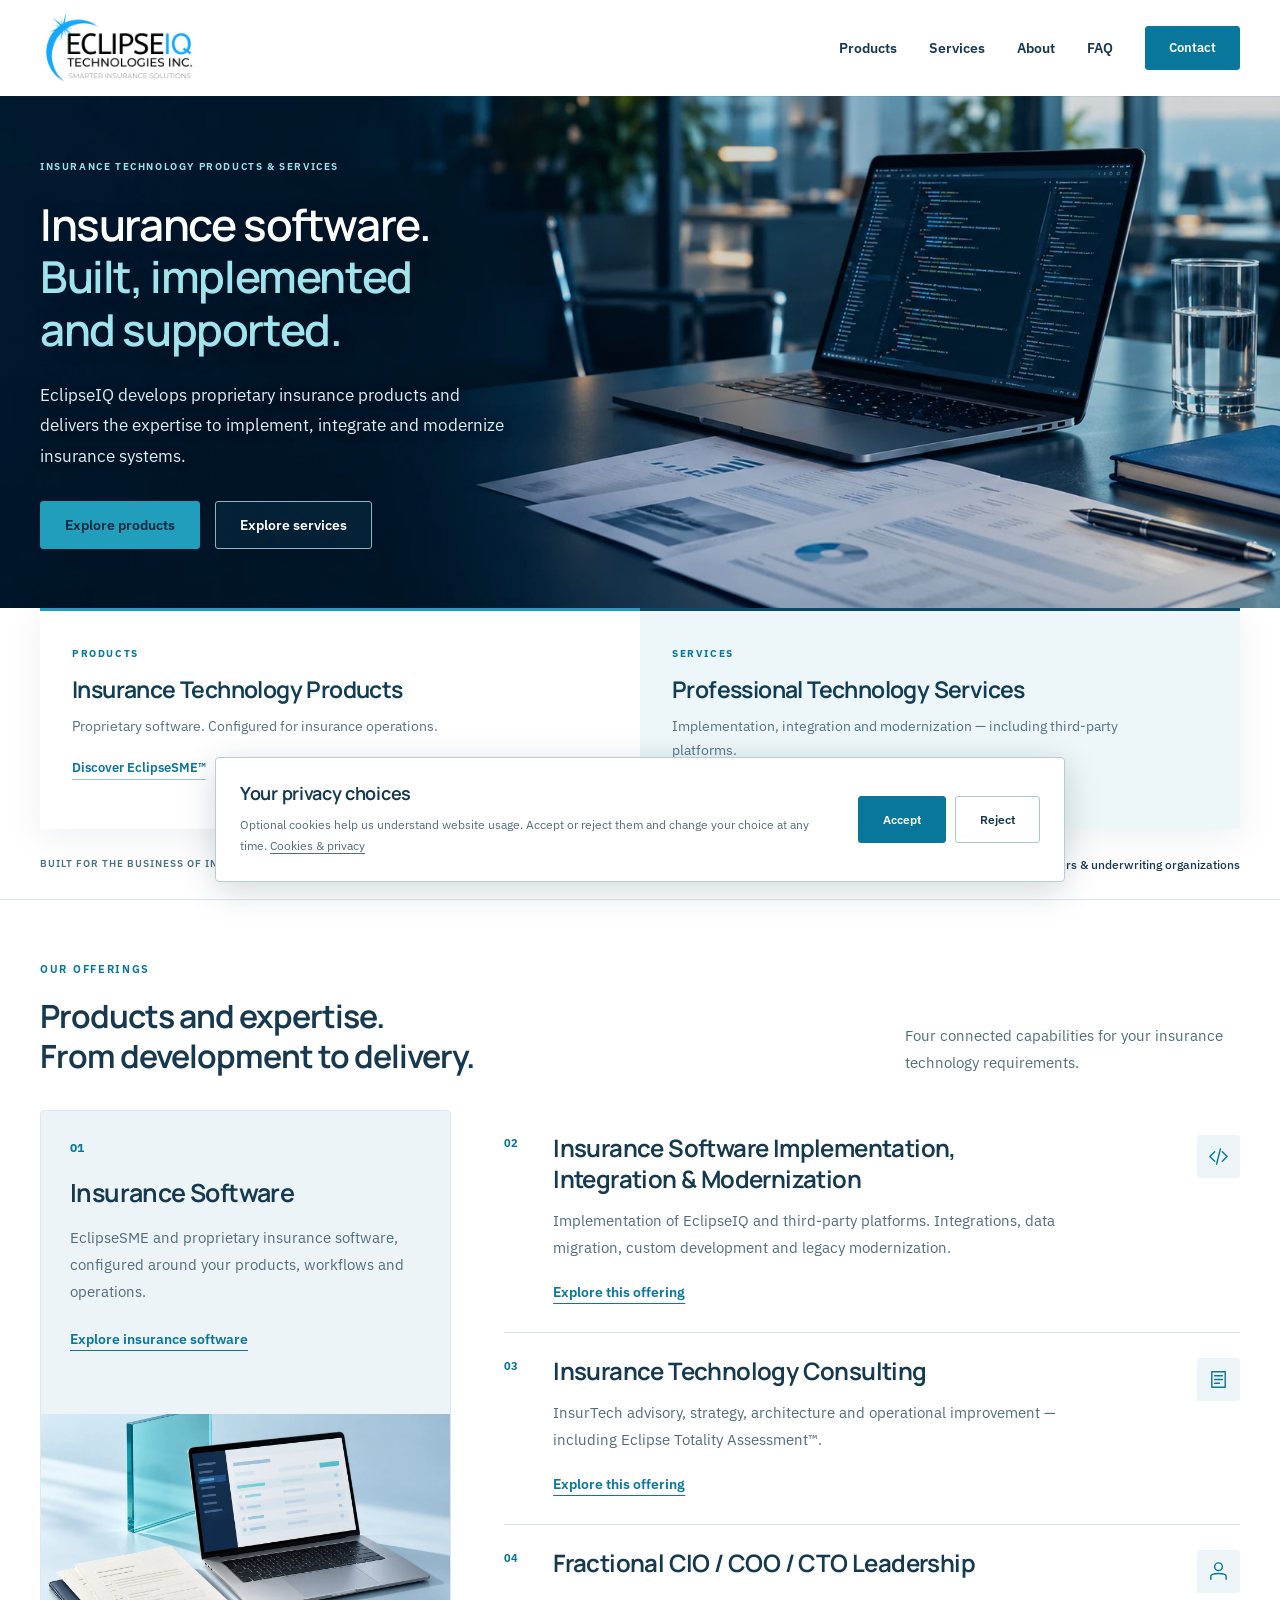
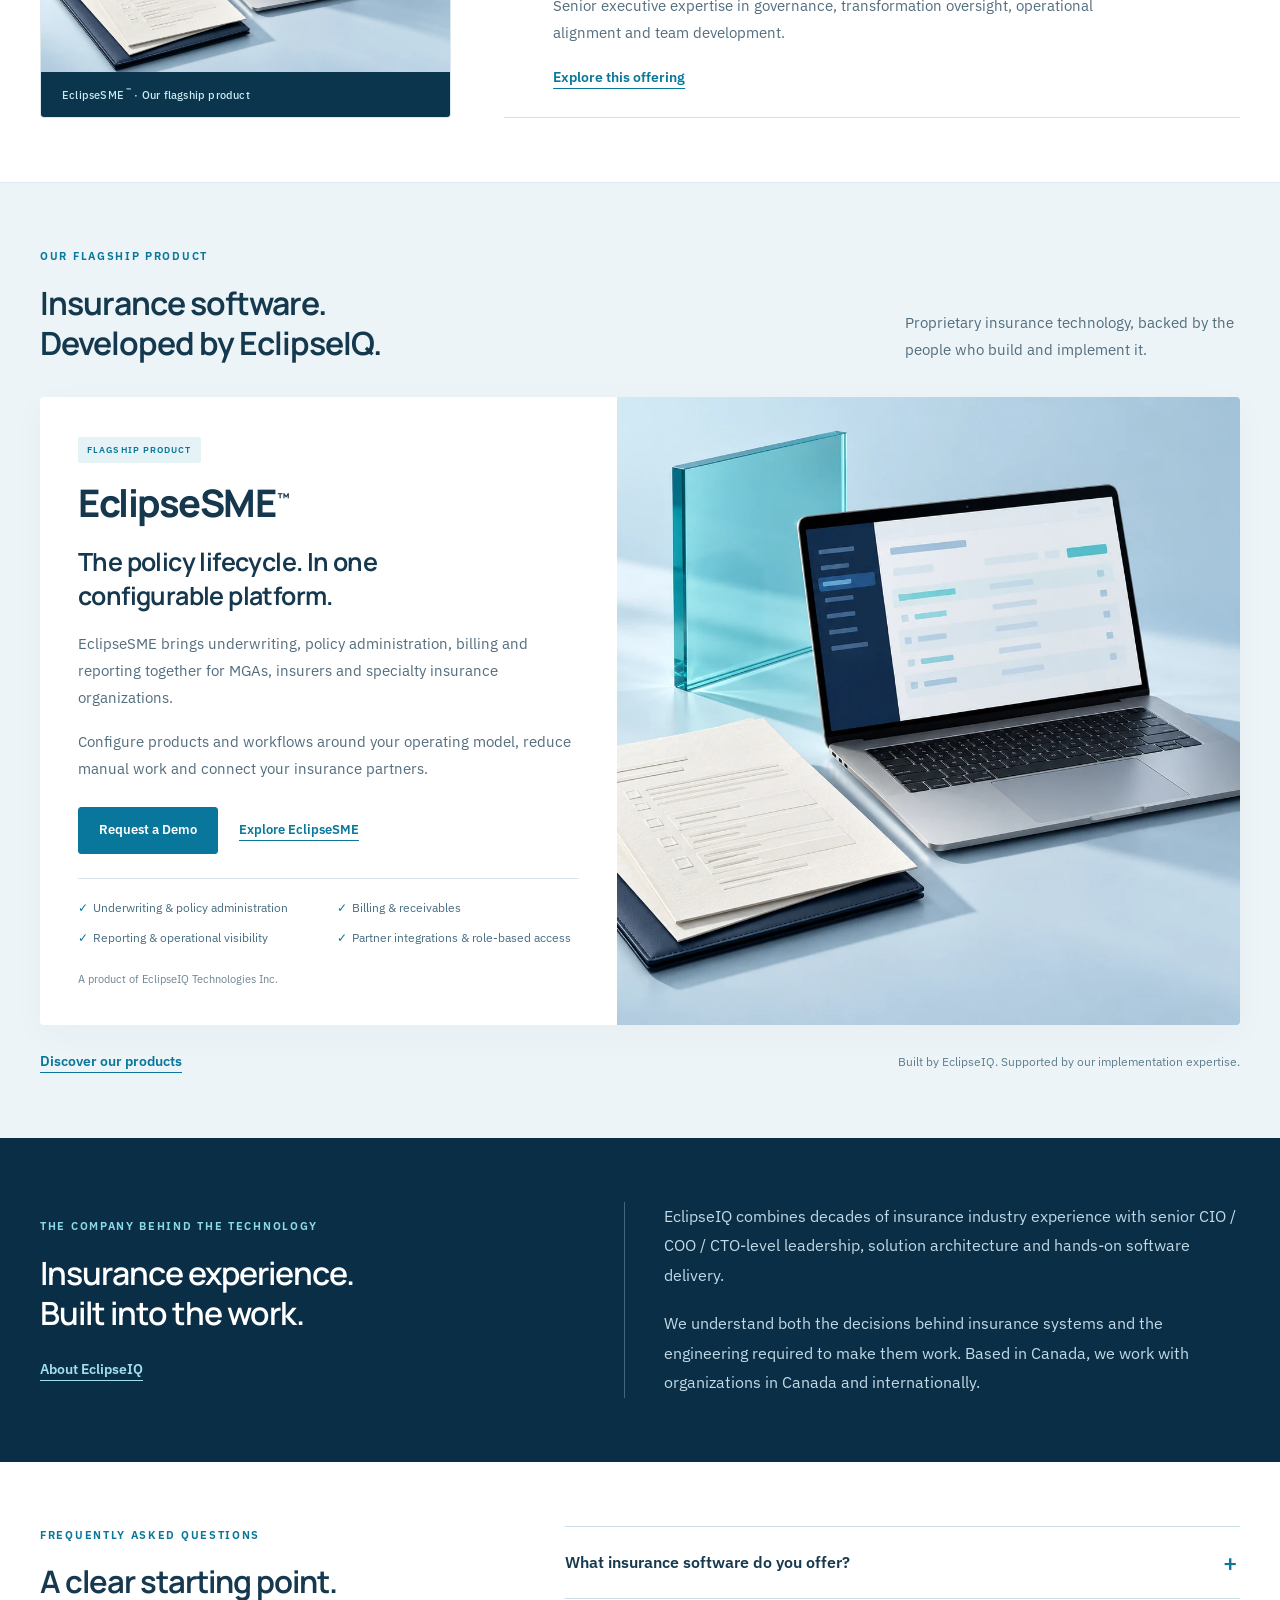
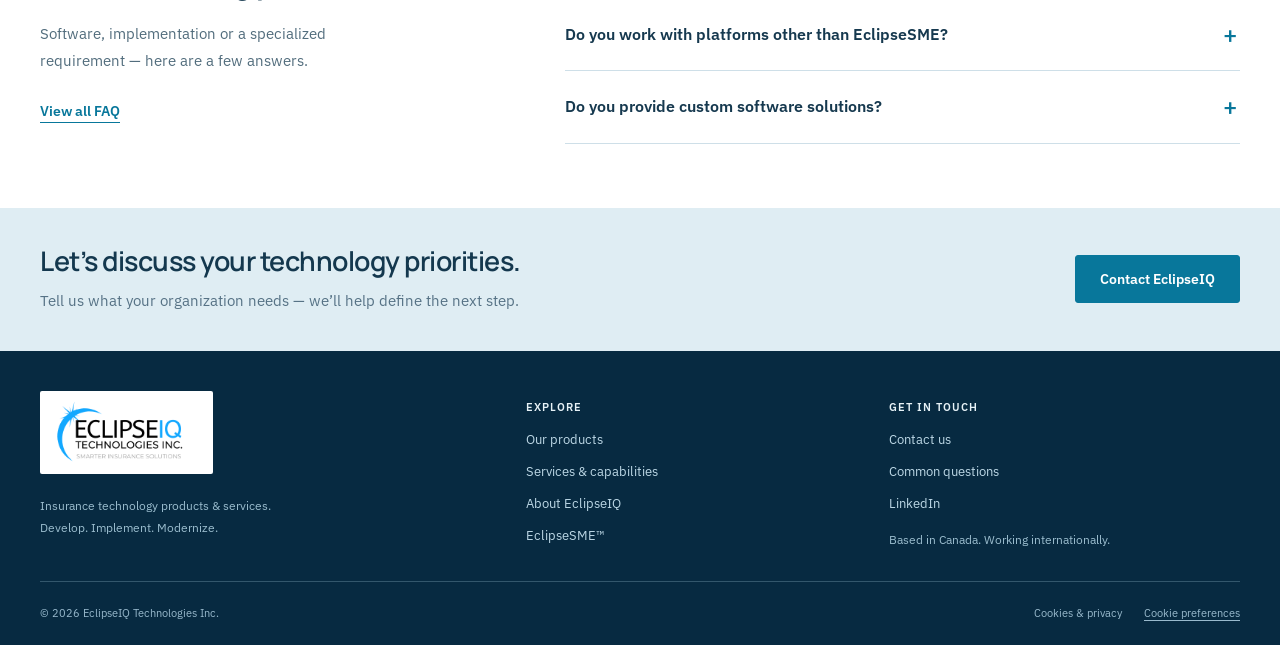
<file: index.html>
<!doctype html>
<html lang="en-CA"><head><meta charset="utf-8"><meta name="viewport" content="width=device-width,initial-scale=1"><title>Insurance technology products &amp; services | EclipseIQ Technologies Inc.</title><meta name="description" content="EclipseIQ develops insurance software products and delivers implementation, integration, modernization, InsurTech consulting and fractional executive leadership."><meta name="theme-color" content="#023047"><meta name="referrer" content="strict-origin-when-cross-origin"><link rel="canonical" href="https://eclipseiq.ca/"><meta property="og:type" content="website"><meta property="og:locale" content="en_CA"><meta property="og:site_name" content="EclipseIQ Technologies Inc."><meta property="og:title" content="Insurance technology products &amp; services"><meta property="og:description" content="EclipseIQ develops insurance software products and delivers implementation, integration, modernization, InsurTech consulting and fractional executive leadership."><meta property="og:url" content="https://eclipseiq.ca/"><meta property="og:image" content="https://eclipseiq.ca/assets/social.png"><meta property="og:image:alt" content="EclipseIQ — Insurance technology products and services."><meta name="twitter:card" content="summary_large_image"><link rel="icon" href="./assets/eclipseiq-logo-original.png" type="image/png"><link rel="preload" href="./assets/fonts/ibm-plex-sans.woff2" as="font" type="font/woff2" crossorigin><link rel="stylesheet" href="./assets/styles.css"><script src="./assets/config.js" defer></script><script src="./assets/site.js" defer></script><script src="./assets/consent.js" defer></script><script type="application/ld+json">{"@context": "https://schema.org", "@type": "Organization", "name": "EclipseIQ Technologies Inc.", "url": "https://eclipseiq.ca/", "logo": "https://eclipseiq.ca/assets/eclipseiq-logo-original.png", "description": "EclipseIQ develops insurance software products and delivers implementation, integration, modernization, InsurTech consulting and fractional executive leadership.", "sameAs": ["https://www.linkedin.com/company/eclipseiq"]}</script></head>
<body class="page-home"><a class="skip-link" href="#main">Skip to content</a><header class="header"><div class="container header-inner"><a class="brand" href="./index.html" aria-label="EclipseIQ Technologies Inc. home"><img src="./assets/eclipseiq-logo-original.png" width="202" height="88" alt="EclipseIQ Technologies Inc. — Smarter Insurance Solutions"></a><button class="menu-toggle" aria-expanded="false" aria-controls="navigation" hidden>Menu <svg class="icon" viewBox="0 0 24 24" fill="none" stroke="currentColor" stroke-width="1.5" stroke-linecap="round" stroke-linejoin="round" aria-hidden="true"><path d="M4 6h16M4 12h16M4 18h16"/></svg></button><nav id="navigation" aria-label="Main navigation"><a href="./products/index.html">Products</a><a href="./services/index.html">Services</a><a href="./about/index.html">About</a><a href="./faq/index.html">FAQ</a><a class="button nav-contact" href="./contact/index.html">Contact</a></nav></div></header><main id="main"><section class="tech-hero"><img class="hero-image" src="./assets/enterprise-hero.webp" width="1672" height="941" alt="Software engineering workspace with code and technical documents" fetchpriority="high"><div class="hero-shade" aria-hidden="true"></div><div class="container tech-hero-grid"><div class="hero-copy"><p class="eyebrow">Insurance technology products & services</p><h1>Insurance software.<br><span>Built, implemented<br>and supported.</span></h1><p>EclipseIQ develops proprietary insurance products and delivers the expertise to implement, integrate and modernize insurance systems.</p><div class="actions"><a class="button" href="./products/index.html">Explore products</a><a class="button button-outline" href="./services/index.html">Explore services</a></div></div></div></section>
<section class="business-paths" aria-label="Our two business areas"><div class="container"><a class="business-path" href="./products/index.html"><span class="path-label">Products</span><h2>Insurance Technology Products</h2><p>Proprietary software. Configured for insurance operations.</p><span class="path-action">Discover EclipseSME™</span></a><a class="business-path" href="./services/index.html"><span class="path-label">Services</span><h2>Professional Technology Services</h2><p>Implementation, integration and modernization — including third-party platforms.</p><span class="path-action">Explore our expertise</span></a></div></section>
<section class="audience"><div class="container"><p>Built for the business of insurance</p><div><span>Insurers</span><span>MGAs</span><span>Reinsurers</span><span>Brokers & underwriting organizations</span></div></div></section>
<section class="section offerings-section" id="offerings-section"><div id="capabilities"></div><div class="container"><div class="section-heading"><div><p class="eyebrow">Our Offerings</p><h2>Products and expertise.<br>From development to delivery.</h2></div><p>Four connected capabilities for your insurance technology requirements.</p></div><div class="offerings-composition"><article class="offering offering-software"><span class="offering-number">01</span><div class="offering-copy"><h3>Insurance Software</h3><p>EclipseSME and proprietary insurance software, configured around your products, workflows and operations.</p><a class="text-link" href="./products/index.html">Explore insurance software</a></div><div class="offering-software-art" aria-hidden="true"><img src="./assets/enterprise-product.webp" width="1448" height="1086" alt="" loading="lazy"><span>EclipseSME<sup>™</sup> · Our flagship product</span></div></article><article class="offering offering-transformation"><span class="offering-number">02</span><div class="offering-copy"><h3>Insurance Software Implementation, Integration & Modernization</h3><p>Implementation of EclipseIQ and third-party platforms. Integrations, data migration, custom development and legacy modernization.</p><a class="text-link" href="./services/index.html#transformation">Explore this offering</a></div><div class="offering-icon" aria-hidden="true"><svg class="icon" viewBox="0 0 24 24" fill="none" stroke="currentColor" stroke-width="1.5" stroke-linecap="round" stroke-linejoin="round" aria-hidden="true"><path d="m8 7-5 5 5 5M16 7l5 5-5 5M14 4l-4 16"/></svg></div></article><article class="offering offering-consulting"><span class="offering-number">03</span><div class="offering-copy"><h3>Insurance Technology Consulting</h3><p>InsurTech advisory, strategy, architecture and operational improvement — including Eclipse Totality Assessment™.</p><a class="text-link" href="./services/index.html#consulting">Explore this offering</a></div><div class="offering-icon" aria-hidden="true"><svg class="icon" viewBox="0 0 24 24" fill="none" stroke="currentColor" stroke-width="1.5" stroke-linecap="round" stroke-linejoin="round" aria-hidden="true"><path d="M5 4h14v16H5zM8 8h8M8 12h8M8 16h5"/></svg></div></article><article class="offering offering-leadership"><span class="offering-number">04</span><div class="offering-copy"><h3>Fractional CIO / COO / CTO Leadership</h3><p>Senior executive expertise in governance, transformation oversight, operational alignment and team development.</p><a class="text-link" href="./services/index.html#leadership">Explore this offering</a></div><div class="offering-icon" aria-hidden="true"><svg class="icon" viewBox="0 0 24 24" fill="none" stroke="currentColor" stroke-width="1.5" stroke-linecap="round" stroke-linejoin="round" aria-hidden="true"><path d="M4 20v-3c0-4 16-4 16 0v3M12 11a4 4 0 1 0 0-8 4 4 0 0 0 0 8"/></svg></div></article></div></div></section><section class="section products-section"><div class="container"><div class="section-heading"><div><p class="eyebrow">Our flagship product</p><h2>Insurance software.<br>Developed by EclipseIQ.</h2></div><p>Proprietary insurance technology, backed by the people who build and implement it.</p></div><article class="product-feature" id="eclipsesme"><div class="product-description"><span class="product-tag">Flagship product</span><p class="product-name">EclipseSME<sup>™</sup></p><h3>The policy lifecycle. In one configurable platform.</h3><p>EclipseSME brings underwriting, policy administration, billing and reporting together for MGAs, insurers and specialty insurance organizations.</p><p>Configure products and workflows around your operating model, reduce manual work and connect your insurance partners.</p><div class="actions"><a class="button" href="https://eclipsesme.com/contact/" target="_blank" rel="noopener noreferrer">Request a Demo<span class="sr-only"> (opens in a new tab)</span></a><a class="text-link" href="https://eclipsesme.com/" target="_blank" rel="noopener noreferrer">Explore EclipseSME<span class="sr-only"> (opens in a new tab)</span></a></div><ul class="product-capability-list"><li>Underwriting &amp; policy administration</li><li>Billing &amp; receivables</li><li>Reporting &amp; operational visibility</li><li>Partner integrations &amp; role-based access</li></ul><p class="product-byline">A product of EclipseIQ Technologies Inc.</p></div><figure class="platform-visual"><img src="./assets/enterprise-product.webp" width="1448" height="1086" alt="Insurance software and policy documents" loading="lazy"></figure></article><div class="section-foot"><a class="text-link" href="./products/index.html">Discover our products</a><span>Built by EclipseIQ. Supported by our implementation expertise.</span></div></div></section>
<section class="section company-section" id="company"><div class="container company-summary"><div><p class="eyebrow">The company behind the technology</p><h2>Insurance experience.<br>Built into the work.</h2><a class="text-link" href="./about/index.html">About EclipseIQ</a></div><div><p>EclipseIQ combines decades of insurance industry experience with senior CIO / COO / CTO-level leadership, solution architecture and hands-on software delivery.</p><p>We understand both the decisions behind insurance systems and the engineering required to make them work. Based in Canada, we work with organizations in Canada and internationally.</p></div></div></section><section class="section faq-preview"><div class="container faq-preview-layout"><div><p class="eyebrow">Frequently asked questions</p><h2>A clear starting point.</h2><p>Software, implementation or a specialized requirement — here are a few answers.</p><a class="text-link" href="./faq/index.html">View all FAQ</a></div><div class="faq-list"><details id="home-q-0"><summary>What insurance software do you offer?</summary><p>EclipseSME™ is our flagship product: configurable cloud software for underwriting, policy administration, billing and reporting. It is designed for MGAs, insurers and specialty insurance organizations.</p></details><details id="home-q-2"><summary>Do you work with platforms other than EclipseSME?</summary><p>Yes. We provide advisory, implementation, integration and modernization services for third-party insurance platforms, as well as custom development.</p></details><details id="home-q-3"><summary>Do you provide custom software solutions?</summary><p>Yes. We develop software and integrations for specialized insurance requirements. We also configure EclipseSME products, workflows, forms and business rules to fit your operations.</p></details></div></div></section><section class="contact-strip"><div class="container"><div><h2>Let’s discuss your technology priorities.</h2><p>Tell us what your organization needs — we’ll help define the next step.</p></div><a class="button" href="./contact/index.html">Contact EclipseIQ</a></div></section></main>
<footer class="footer"><div class="container footer-content"><div class="footer-brand"><a class="brand" href="./index.html"><img src="./assets/eclipseiq-logo-original.png" width="202" height="88" alt="EclipseIQ Technologies Inc. — Smarter Insurance Solutions"></a><p>Insurance technology products & services.<br>Develop. Implement. Modernize.</p></div><div><h2>Explore</h2><a href="./products/index.html">Our products</a><a href="./services/index.html">Services & capabilities</a><a href="./about/index.html">About EclipseIQ</a><a href="./index.html#eclipsesme">EclipseSME™</a></div><div><h2>Get in touch</h2><a href="./contact/index.html">Contact us</a><a href="./faq/index.html">Common questions</a><a class="footer-social" href="https://www.linkedin.com/company/eclipseiq" target="_blank" rel="noopener noreferrer">LinkedIn<span class="sr-only"> (opens in a new tab)</span></a><p>Based in Canada. Working internationally.</p></div></div><div class="container footer-bottom"><p>© 2026 EclipseIQ Technologies Inc.</p><div><a href="./privacy-policy/index.html">Cookies & privacy</a><button class="cookie-preferences" hidden>Cookie preferences</button></div></div></footer>
<section id="cookie-banner" class="cookie-banner" aria-labelledby="cookie-title" hidden><div><h2 id="cookie-title">Your privacy choices</h2><p>Optional cookies help us understand website usage. Accept or reject them and change your choice at any time. <a href="./privacy-policy/index.html">Cookies & privacy</a></p></div><div class="cookie-actions"><button class="button button-small" data-cookie-choice="accepted">Accept</button><button class="button button-outline button-small" data-cookie-choice="rejected">Reject</button></div></section></body></html>
</file>
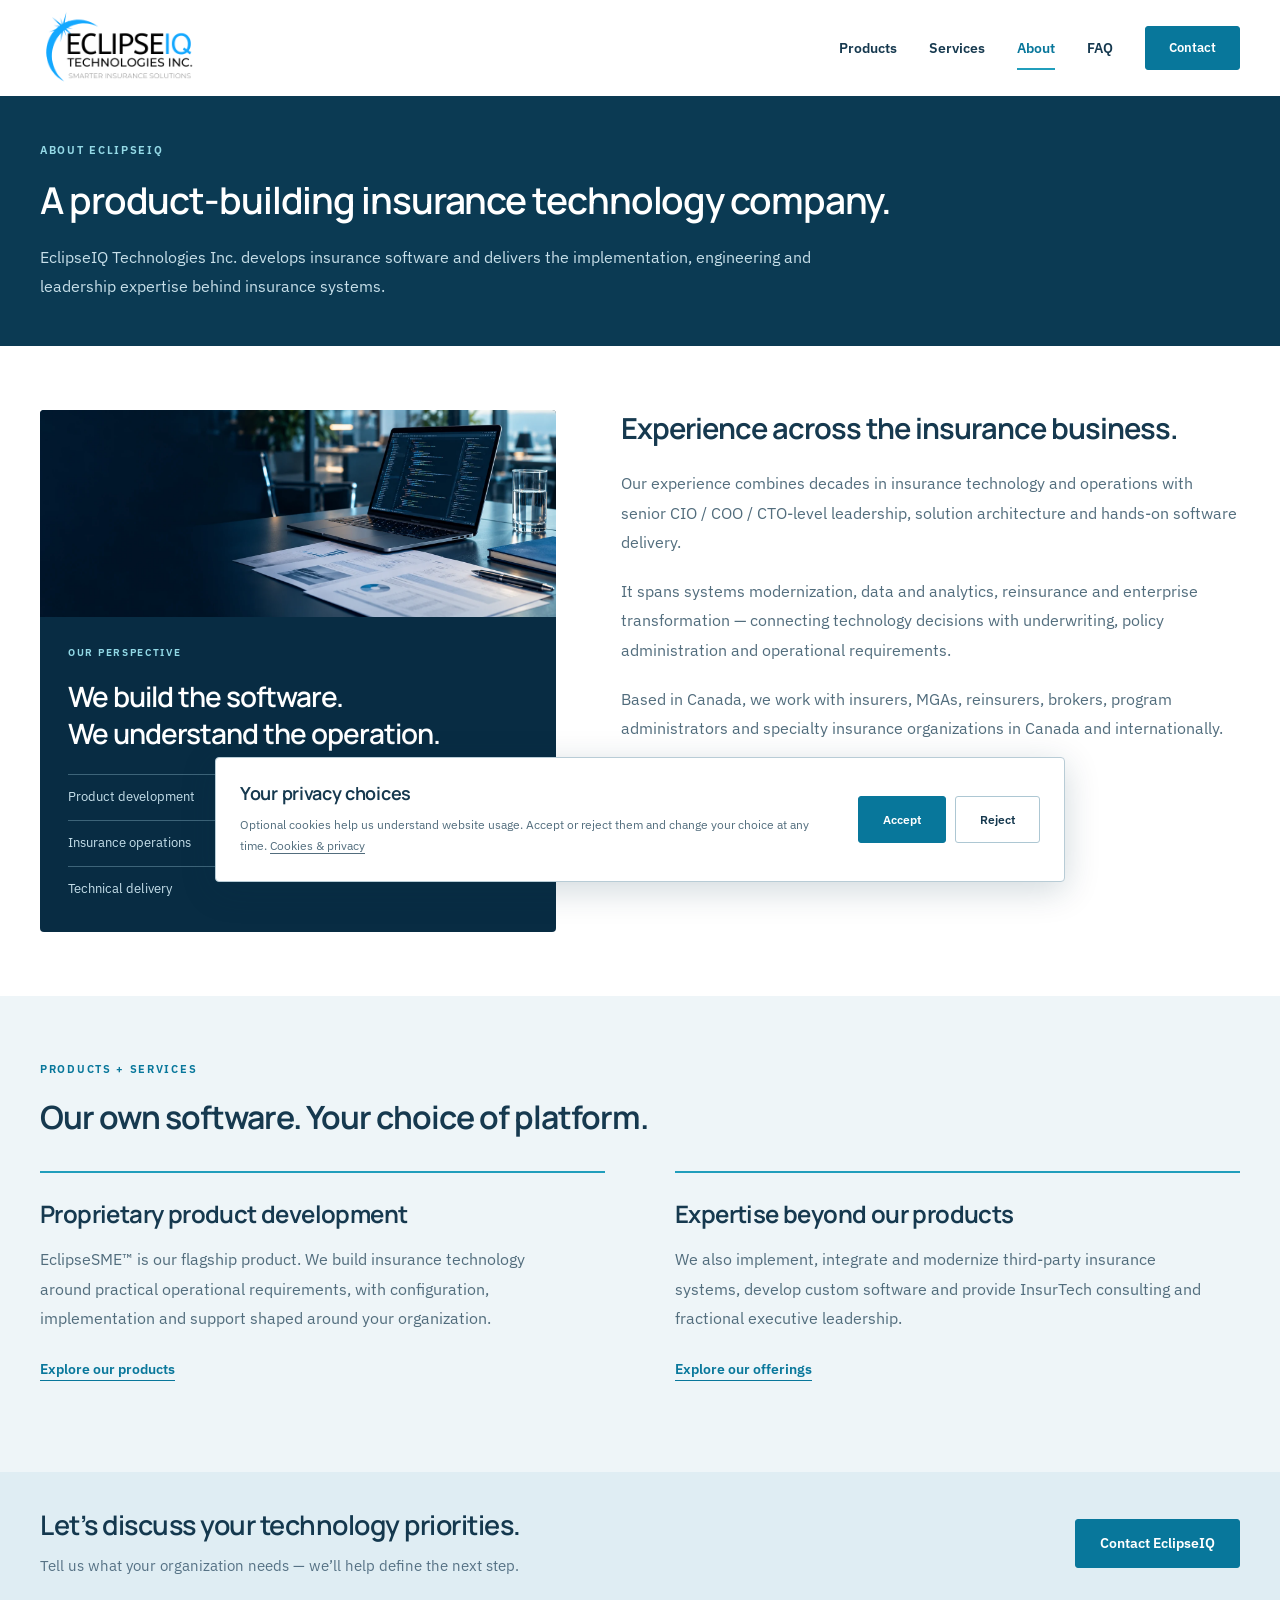
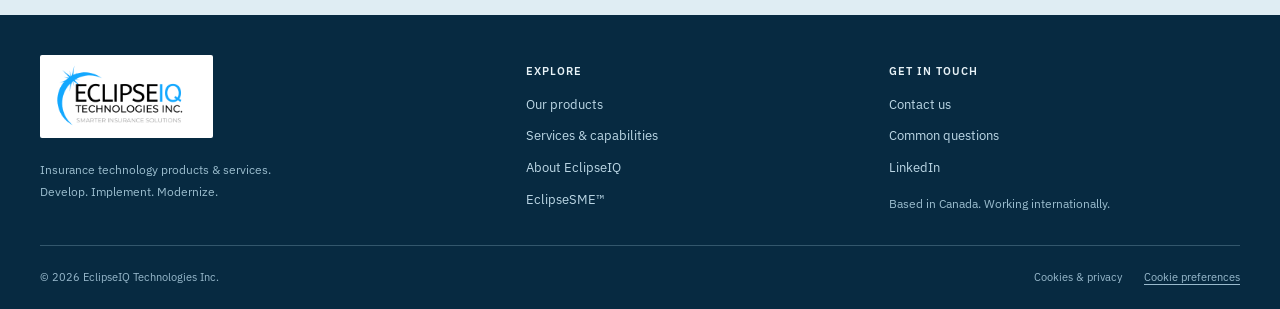
<file: about/index.html>
<!doctype html>
<html lang="en-CA"><head><meta charset="utf-8"><meta name="viewport" content="width=device-width,initial-scale=1"><title>About EclipseIQ | EclipseIQ Technologies Inc.</title><meta name="description" content="EclipseIQ Technologies Inc. is a Canadian insurance technology products and services company combining software development with insurance industry experience."><meta name="theme-color" content="#023047"><meta name="referrer" content="strict-origin-when-cross-origin"><link rel="canonical" href="https://eclipseiq.ca/about/"><meta property="og:type" content="website"><meta property="og:locale" content="en_CA"><meta property="og:site_name" content="EclipseIQ Technologies Inc."><meta property="og:title" content="About EclipseIQ"><meta property="og:description" content="EclipseIQ Technologies Inc. is a Canadian insurance technology products and services company combining software development with insurance industry experience."><meta property="og:url" content="https://eclipseiq.ca/about/"><meta property="og:image" content="https://eclipseiq.ca/assets/social.png"><meta property="og:image:alt" content="EclipseIQ — Insurance technology products and services."><meta name="twitter:card" content="summary_large_image"><link rel="icon" href="../assets/eclipseiq-logo-original.png" type="image/png"><link rel="preload" href="../assets/fonts/ibm-plex-sans.woff2" as="font" type="font/woff2" crossorigin><link rel="stylesheet" href="../assets/styles.css"><script src="../assets/config.js" defer></script><script src="../assets/site.js" defer></script><script src="../assets/consent.js" defer></script><script type="application/ld+json">{"@context": "https://schema.org", "@type": "Organization", "name": "EclipseIQ Technologies Inc.", "url": "https://eclipseiq.ca/", "logo": "https://eclipseiq.ca/assets/eclipseiq-logo-original.png", "description": "EclipseIQ develops insurance software products and delivers implementation, integration, modernization, InsurTech consulting and fractional executive leadership.", "sameAs": ["https://www.linkedin.com/company/eclipseiq"]}</script></head>
<body class="page-about"><a class="skip-link" href="#main">Skip to content</a><header class="header"><div class="container header-inner"><a class="brand" href="../index.html" aria-label="EclipseIQ Technologies Inc. home"><img src="../assets/eclipseiq-logo-original.png" width="202" height="88" alt="EclipseIQ Technologies Inc. — Smarter Insurance Solutions"></a><button class="menu-toggle" aria-expanded="false" aria-controls="navigation" hidden>Menu <svg class="icon" viewBox="0 0 24 24" fill="none" stroke="currentColor" stroke-width="1.5" stroke-linecap="round" stroke-linejoin="round" aria-hidden="true"><path d="M4 6h16M4 12h16M4 18h16"/></svg></button><nav id="navigation" aria-label="Main navigation"><a href="../products/index.html">Products</a><a href="../services/index.html">Services</a><a href="../about/index.html" aria-current="page">About</a><a href="../faq/index.html">FAQ</a><a class="button nav-contact" href="../contact/index.html">Contact</a></nav></div></header><main id="main"><section class="page-intro"><div class="container"><p class="eyebrow">About EclipseIQ</p><h1>A product-building insurance technology company.</h1><p class="intro-copy">EclipseIQ Technologies Inc. develops insurance software and delivers the implementation, engineering and leadership expertise behind insurance systems.</p></div></section><section class="section"><div class="container about-layout"><div class="company-signature"><img class="signature-image" src="../assets/enterprise-hero.webp" width="1672" height="941" alt="Engineering workspace with code and technical documents" loading="lazy"><p class="eyebrow">Our perspective</p><h2>We build the software.<br>We understand the operation.</h2><div class="signature-practices"><span>Product development</span><span>Insurance operations</span><span>Technical delivery</span></div></div><div class="about-copy"><h2>Experience across the insurance business.</h2><p>Our experience combines decades in insurance technology and operations with senior CIO / COO / CTO-level leadership, solution architecture and hands-on software delivery.</p><p>It spans systems modernization, data and analytics, reinsurance and enterprise transformation — connecting technology decisions with underwriting, policy administration and operational requirements.</p><p>Based in Canada, we work with insurers, MGAs, reinsurers, brokers, program administrators and specialty insurance organizations in Canada and internationally.</p></div></div></section><section class="section company-practice"><div class="container"><div class="section-heading"><div><p class="eyebrow">Products + services</p><h2>Our own software. Your choice of platform.</h2></div></div><div class="two-column"><div><h3>Proprietary product development</h3><p>EclipseSME™ is our flagship product. We build insurance technology around practical operational requirements, with configuration, implementation and support shaped around your organization.</p><a class="text-link" href="../products/index.html">Explore our products</a></div><div><h3>Expertise beyond our products</h3><p>We also implement, integrate and modernize third-party insurance systems, develop custom software and provide InsurTech consulting and fractional executive leadership.</p><a class="text-link" href="../services/index.html">Explore our offerings</a></div></div></div></section><section class="contact-strip"><div class="container"><div><h2>Let’s discuss your technology priorities.</h2><p>Tell us what your organization needs — we’ll help define the next step.</p></div><a class="button" href="../contact/index.html">Contact EclipseIQ</a></div></section></main>
<footer class="footer"><div class="container footer-content"><div class="footer-brand"><a class="brand" href="../index.html"><img src="../assets/eclipseiq-logo-original.png" width="202" height="88" alt="EclipseIQ Technologies Inc. — Smarter Insurance Solutions"></a><p>Insurance technology products & services.<br>Develop. Implement. Modernize.</p></div><div><h2>Explore</h2><a href="../products/index.html">Our products</a><a href="../services/index.html">Services & capabilities</a><a href="../about/index.html">About EclipseIQ</a><a href="../index.html#eclipsesme">EclipseSME™</a></div><div><h2>Get in touch</h2><a href="../contact/index.html">Contact us</a><a href="../faq/index.html">Common questions</a><a class="footer-social" href="https://www.linkedin.com/company/eclipseiq" target="_blank" rel="noopener noreferrer">LinkedIn<span class="sr-only"> (opens in a new tab)</span></a><p>Based in Canada. Working internationally.</p></div></div><div class="container footer-bottom"><p>© 2026 EclipseIQ Technologies Inc.</p><div><a href="../privacy-policy/index.html">Cookies & privacy</a><button class="cookie-preferences" hidden>Cookie preferences</button></div></div></footer>
<section id="cookie-banner" class="cookie-banner" aria-labelledby="cookie-title" hidden><div><h2 id="cookie-title">Your privacy choices</h2><p>Optional cookies help us understand website usage. Accept or reject them and change your choice at any time. <a href="../privacy-policy/index.html">Cookies & privacy</a></p></div><div class="cookie-actions"><button class="button button-small" data-cookie-choice="accepted">Accept</button><button class="button button-outline button-small" data-cookie-choice="rejected">Reject</button></div></section></body></html>
</file>
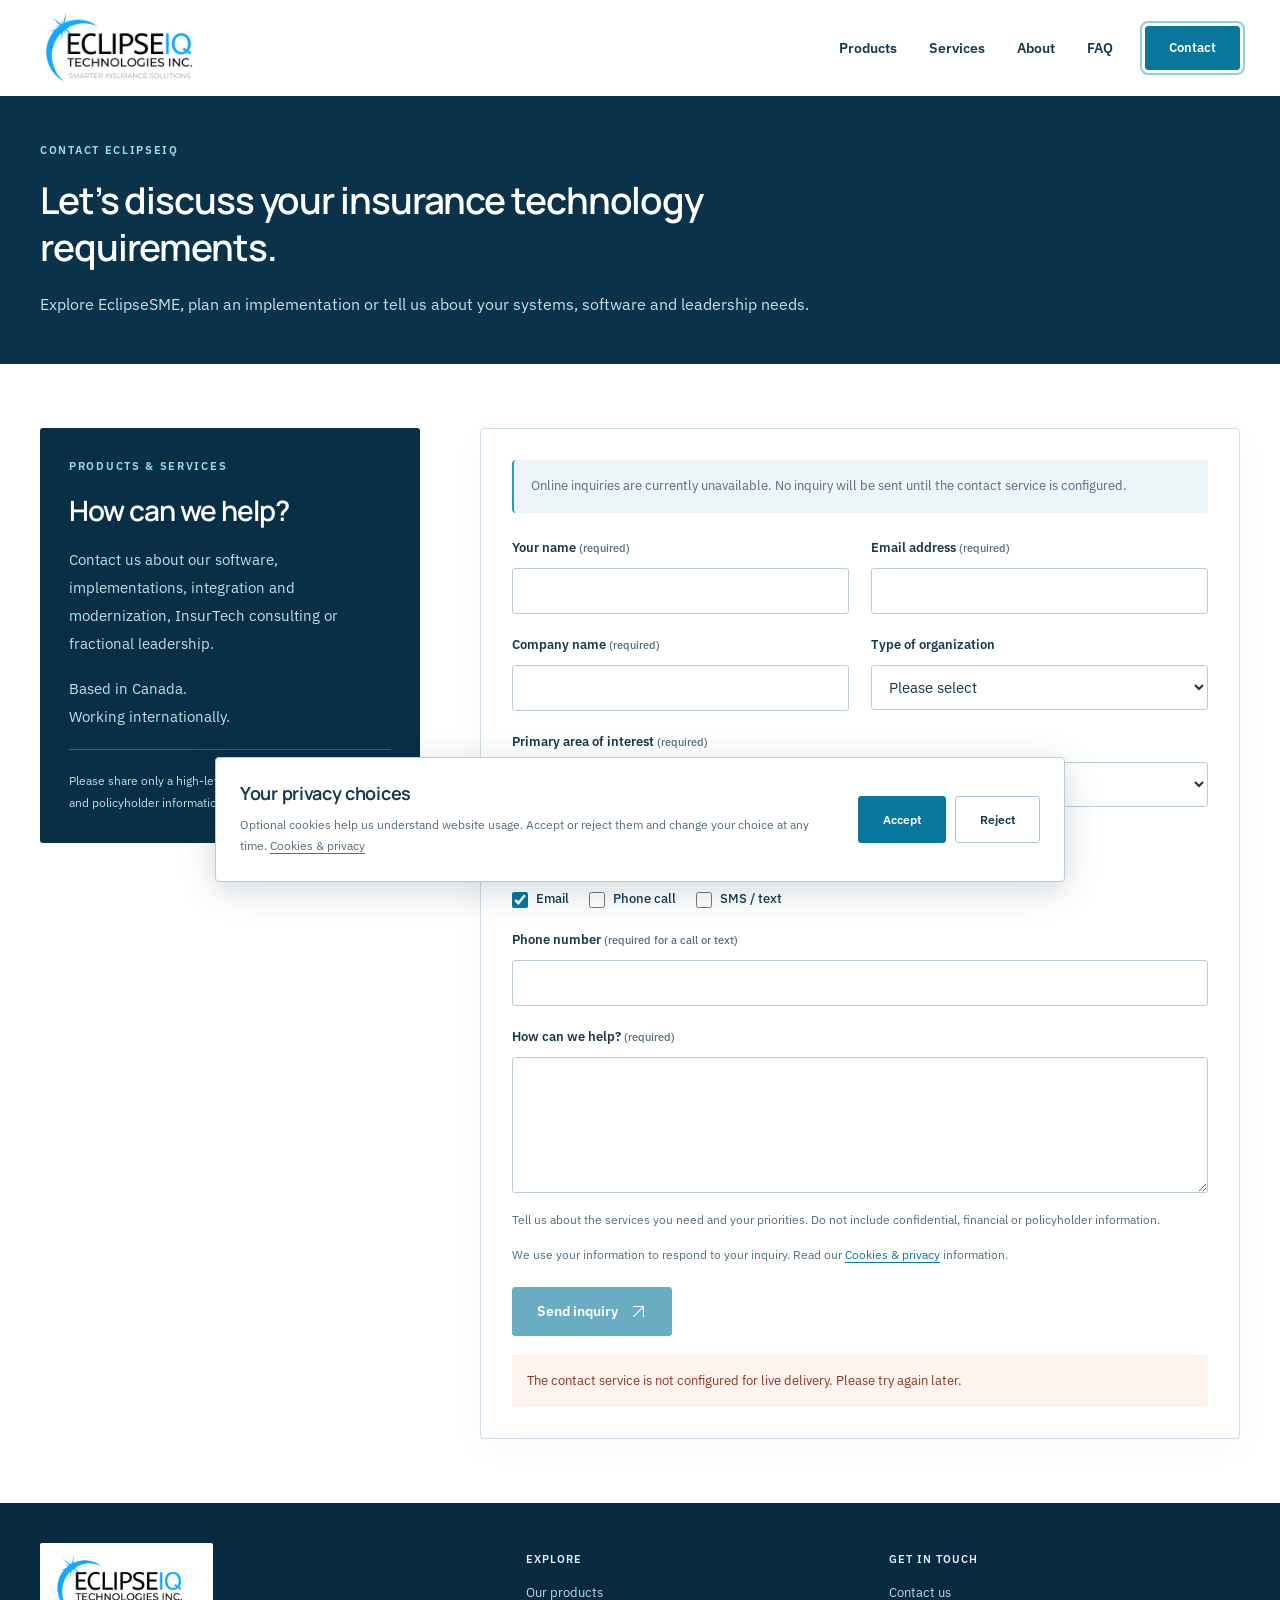
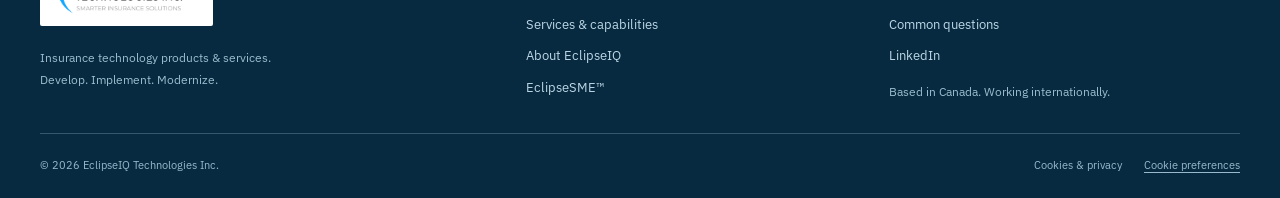
<file: contact/index.html>
<!doctype html>
<html lang="en-CA"><head><meta charset="utf-8"><meta name="viewport" content="width=device-width,initial-scale=1"><title>Contact EclipseIQ | EclipseIQ Technologies Inc.</title><meta name="description" content="Discuss your insurance technology requirements, consulting needs, fractional leadership or an EclipseSME demonstration."><meta name="theme-color" content="#023047"><meta name="referrer" content="strict-origin-when-cross-origin"><link rel="canonical" href="https://eclipseiq.ca/contact/"><meta property="og:type" content="website"><meta property="og:locale" content="en_CA"><meta property="og:site_name" content="EclipseIQ Technologies Inc."><meta property="og:title" content="Contact EclipseIQ"><meta property="og:description" content="Discuss your insurance technology requirements, consulting needs, fractional leadership or an EclipseSME demonstration."><meta property="og:url" content="https://eclipseiq.ca/contact/"><meta property="og:image" content="https://eclipseiq.ca/assets/social.png"><meta property="og:image:alt" content="EclipseIQ — Insurance technology products and services."><meta name="twitter:card" content="summary_large_image"><link rel="icon" href="../assets/eclipseiq-logo-original.png" type="image/png"><link rel="preload" href="../assets/fonts/ibm-plex-sans.woff2" as="font" type="font/woff2" crossorigin><link rel="stylesheet" href="../assets/styles.css"><script src="../assets/config.js" defer></script><script src="../assets/site.js" defer></script><script src="../assets/consent.js" defer></script><script type="application/ld+json">{"@context": "https://schema.org", "@type": "Organization", "name": "EclipseIQ Technologies Inc.", "url": "https://eclipseiq.ca/", "logo": "https://eclipseiq.ca/assets/eclipseiq-logo-original.png", "description": "EclipseIQ develops insurance software products and delivers implementation, integration, modernization, InsurTech consulting and fractional executive leadership.", "sameAs": ["https://www.linkedin.com/company/eclipseiq"]}</script></head>
<body class="page-contact"><a class="skip-link" href="#main">Skip to content</a><header class="header"><div class="container header-inner"><a class="brand" href="../index.html" aria-label="EclipseIQ Technologies Inc. home"><img src="../assets/eclipseiq-logo-original.png" width="202" height="88" alt="EclipseIQ Technologies Inc. — Smarter Insurance Solutions"></a><button class="menu-toggle" aria-expanded="false" aria-controls="navigation" hidden>Menu <svg class="icon" viewBox="0 0 24 24" fill="none" stroke="currentColor" stroke-width="1.5" stroke-linecap="round" stroke-linejoin="round" aria-hidden="true"><path d="M4 6h16M4 12h16M4 18h16"/></svg></button><nav id="navigation" aria-label="Main navigation"><a href="../products/index.html">Products</a><a href="../services/index.html">Services</a><a href="../about/index.html">About</a><a href="../faq/index.html">FAQ</a><a aria-current="page" class="button nav-contact" href="../contact/index.html">Contact</a></nav></div></header><main id="main"><section class="page-intro"><div class="container"><p class="eyebrow">Contact EclipseIQ</p><h1>Let’s discuss your insurance technology requirements.</h1><p class="intro-copy">Explore EclipseSME, plan an implementation or tell us about your systems, software and leadership needs.</p></div></section><section class="section contact-section"><div class="container contact-layout"><aside><p class="eyebrow">Products & services</p><h2>How can we help?</h2><p>Contact us about our software, implementations, integration and modernization, InsurTech consulting or fractional leadership.</p><p>Based in Canada.<br>Working internationally.</p><p class="contact-discretion">Please share only a high-level overview. Leave confidential and policyholder information out of your inquiry.</p></aside><div class="contact-form-wrap"><form id="inquiry-form" novalidate><p id="delivery-note" class="form-note">JavaScript is required for secure online inquiries. The form is not yet configured for live delivery.</p><noscript><p>Enable JavaScript to use the form. No inquiry has been sent.</p></noscript><div class="form-grid"><div><label for="name">Your name <span>(required)</span></label><input id="name" name="name" autocomplete="name" required maxlength="120"></div><div><label for="email">Email address <span>(required)</span></label><input id="email" name="email" type="email" autocomplete="email" required maxlength="254"></div><div><label for="company">Company name <span>(required)</span></label><input id="company" name="company" autocomplete="organization" required maxlength="160"></div><div><label for="company-type">Type of organization</label><select id="company-type" name="company_type"><option value="">Please select</option><option>Insurer</option><option>MGA / MGU</option><option>Reinsurer</option><option>Broker</option><option>Program administrator</option><option>Other</option></select></div></div><label for="interest">Primary area of interest <span>(required)</span></label><select id="interest" name="interest" required><option value="">Choose a topic</option><option value="demo">Insurance software / EclipseSME demo</option><option value="modernization">Software implementation & modernization</option><option value="consulting">Insurance technology consulting</option><option value="leadership">Fractional CIO / COO / CTO leadership</option><option value="coaching">Team development & coaching</option><option value="assessment">Eclipse Totality Assessment™</option><option value="audit">Audit readiness</option><option value="security">Security review</option><option value="other">Other / more than one service</option></select><fieldset><legend>Preferred contact method(s)</legend><p class="field-hint">Select any that apply. Email is selected by default.</p><div class="contact-options"><label><input type="checkbox" name="contact_method" value="Email" checked> Email</label><label><input type="checkbox" name="contact_method" value="Phone"> Phone call</label><label><input type="checkbox" name="contact_method" value="SMS"> SMS / text</label></div></fieldset><label for="phone">Phone number <span>(required for a call or text)</span></label><input id="phone" name="phone" type="tel" autocomplete="tel" maxlength="40"><label for="message">How can we help? <span>(required)</span></label><textarea id="message" name="message" rows="5" required minlength="10" maxlength="5000" aria-describedby="message-hint"></textarea><p class="field-hint" id="message-hint">Tell us about the services you need and your priorities. Do not include confidential, financial or policyholder information.</p><div class="honeypot" aria-hidden="true"><label for="website">Leave this field empty</label><input id="website" name="_gotcha" tabindex="-1" autocomplete="off"></div><div id="form-captcha"></div><p class="form-privacy">We use your information to respond to your inquiry. Read our <a href="../privacy-policy/index.html">Cookies & privacy</a> information.</p><button class="button" type="submit" disabled>Send inquiry <svg class="icon" viewBox="0 0 24 24" fill="none" stroke="currentColor" stroke-width="1.5" stroke-linecap="round" stroke-linejoin="round" aria-hidden="true"><path d="M5 19 19 5M5 5h14v14"/></svg></button><p id="form-status" class="form-status" role="status" aria-live="polite" aria-atomic="true" tabindex="-1" hidden></p></form>
</div></div></section></main>
<footer class="footer"><div class="container footer-content"><div class="footer-brand"><a class="brand" href="../index.html"><img src="../assets/eclipseiq-logo-original.png" width="202" height="88" alt="EclipseIQ Technologies Inc. — Smarter Insurance Solutions"></a><p>Insurance technology products & services.<br>Develop. Implement. Modernize.</p></div><div><h2>Explore</h2><a href="../products/index.html">Our products</a><a href="../services/index.html">Services & capabilities</a><a href="../about/index.html">About EclipseIQ</a><a href="../index.html#eclipsesme">EclipseSME™</a></div><div><h2>Get in touch</h2><a href="../contact/index.html">Contact us</a><a href="../faq/index.html">Common questions</a><a class="footer-social" href="https://www.linkedin.com/company/eclipseiq" target="_blank" rel="noopener noreferrer">LinkedIn<span class="sr-only"> (opens in a new tab)</span></a><p>Based in Canada. Working internationally.</p></div></div><div class="container footer-bottom"><p>© 2026 EclipseIQ Technologies Inc.</p><div><a href="../privacy-policy/index.html">Cookies & privacy</a><button class="cookie-preferences" hidden>Cookie preferences</button></div></div></footer>
<section id="cookie-banner" class="cookie-banner" aria-labelledby="cookie-title" hidden><div><h2 id="cookie-title">Your privacy choices</h2><p>Optional cookies help us understand website usage. Accept or reject them and change your choice at any time. <a href="../privacy-policy/index.html">Cookies & privacy</a></p></div><div class="cookie-actions"><button class="button button-small" data-cookie-choice="accepted">Accept</button><button class="button button-outline button-small" data-cookie-choice="rejected">Reject</button></div></section></body></html>
</file>
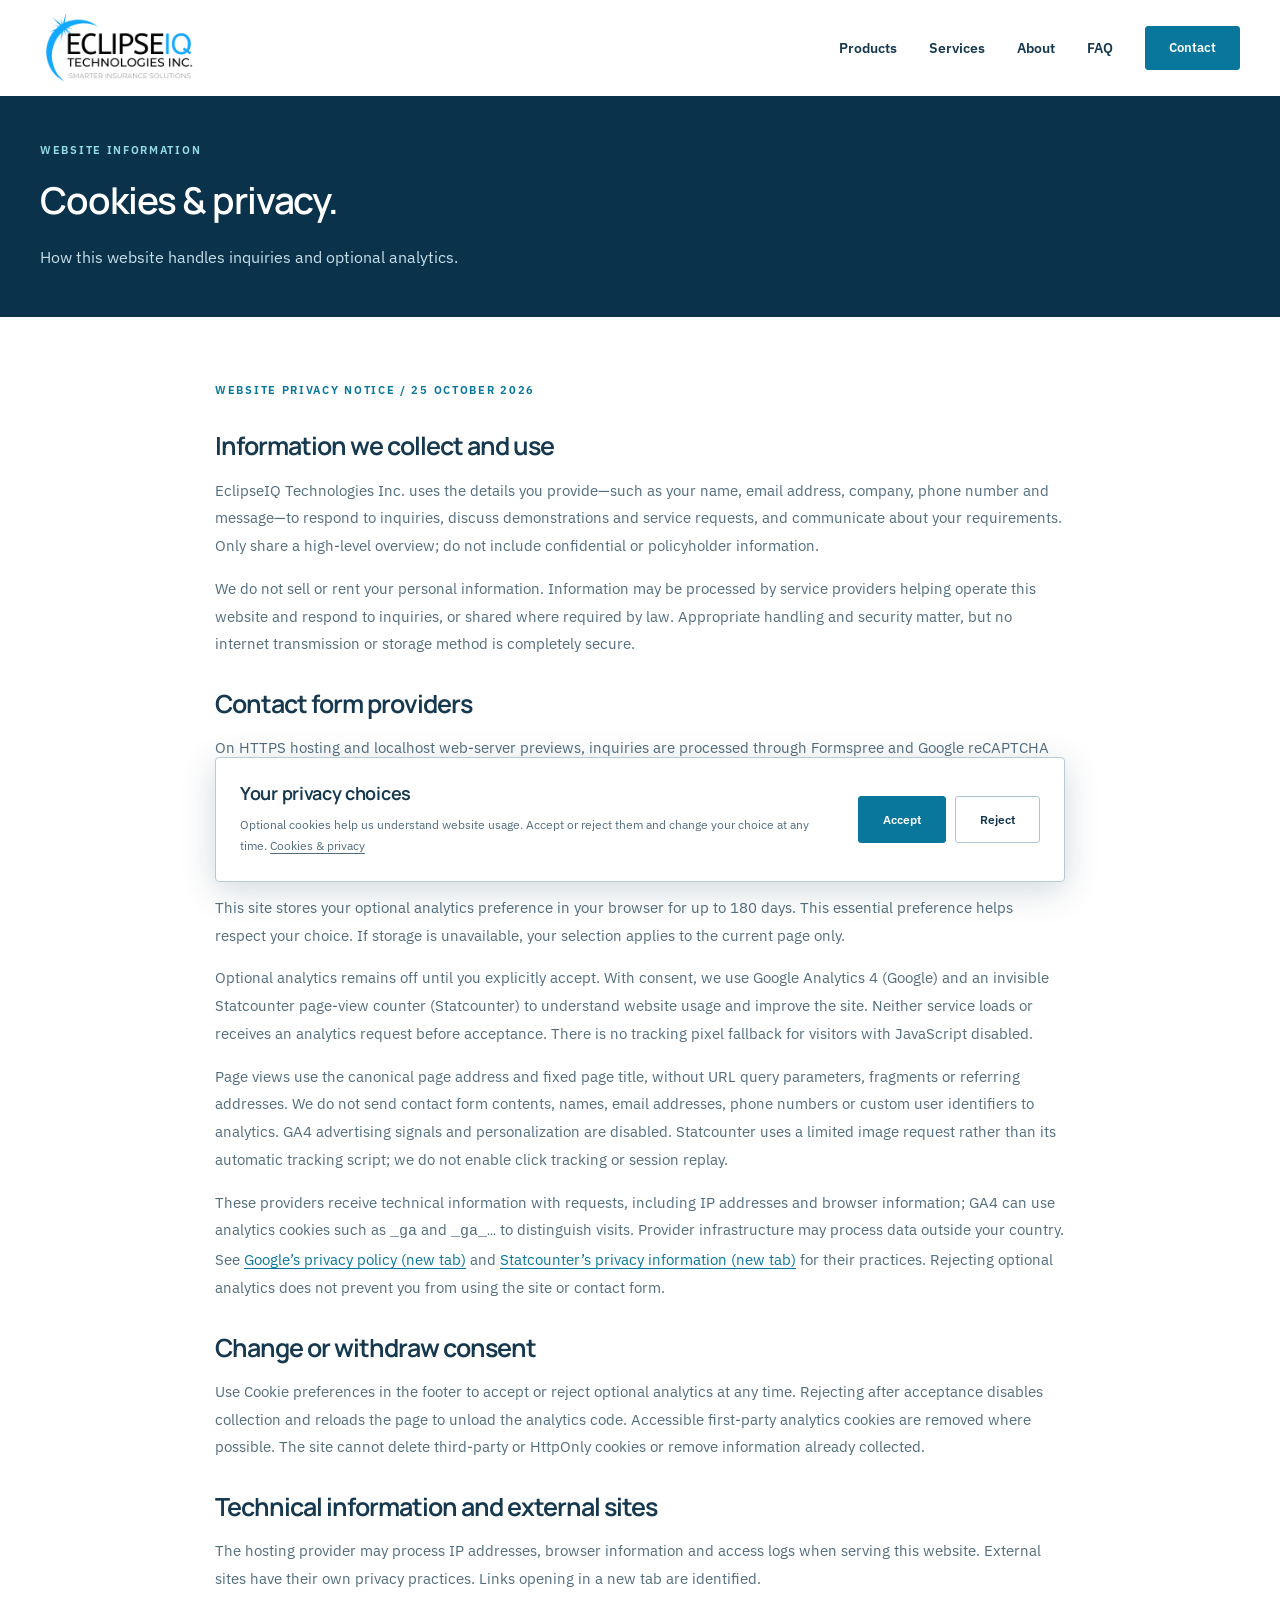
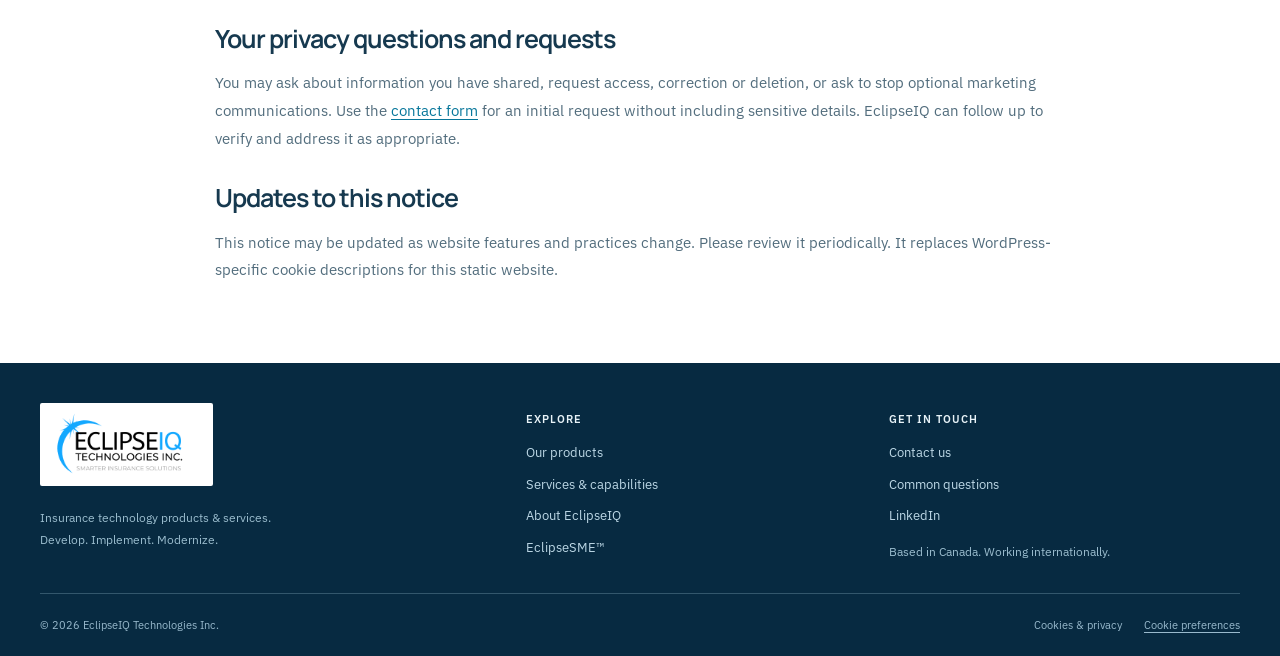
<file: cookie-policy-ca-2/index.html>
<!doctype html>
<html lang="en-CA"><head><meta charset="utf-8"><meta name="viewport" content="width=device-width,initial-scale=1"><title>Cookies &amp; privacy | EclipseIQ Technologies Inc.</title><meta name="description" content="How EclipseIQ handles website inquiries, optional analytics, browser storage and privacy choices."><meta name="theme-color" content="#023047"><meta name="referrer" content="strict-origin-when-cross-origin"><link rel="canonical" href="https://eclipseiq.ca/privacy-policy/"><meta name="robots" content="noindex"><meta property="og:type" content="website"><meta property="og:locale" content="en_CA"><meta property="og:site_name" content="EclipseIQ Technologies Inc."><meta property="og:title" content="Cookies &amp; privacy"><meta property="og:description" content="How EclipseIQ handles website inquiries, optional analytics, browser storage and privacy choices."><meta property="og:url" content="https://eclipseiq.ca/privacy-policy/"><meta property="og:image" content="https://eclipseiq.ca/assets/social.png"><meta property="og:image:alt" content="EclipseIQ — Insurance technology products and services."><meta name="twitter:card" content="summary_large_image"><link rel="icon" href="../assets/eclipseiq-logo-original.png" type="image/png"><link rel="preload" href="../assets/fonts/ibm-plex-sans.woff2" as="font" type="font/woff2" crossorigin><link rel="stylesheet" href="../assets/styles.css"><script src="../assets/config.js" defer></script><script src="../assets/site.js" defer></script><script src="../assets/consent.js" defer></script><script type="application/ld+json">{"@context": "https://schema.org", "@type": "Organization", "name": "EclipseIQ Technologies Inc.", "url": "https://eclipseiq.ca/", "logo": "https://eclipseiq.ca/assets/eclipseiq-logo-original.png", "description": "EclipseIQ develops insurance software products and delivers implementation, integration, modernization, InsurTech consulting and fractional executive leadership.", "sameAs": ["https://www.linkedin.com/company/eclipseiq"]}</script></head>
<body class="page-privacy"><a class="skip-link" href="#main">Skip to content</a><header class="header"><div class="container header-inner"><a class="brand" href="../index.html" aria-label="EclipseIQ Technologies Inc. home"><img src="../assets/eclipseiq-logo-original.png" width="202" height="88" alt="EclipseIQ Technologies Inc. — Smarter Insurance Solutions"></a><button class="menu-toggle" aria-expanded="false" aria-controls="navigation" hidden>Menu <svg class="icon" viewBox="0 0 24 24" fill="none" stroke="currentColor" stroke-width="1.5" stroke-linecap="round" stroke-linejoin="round" aria-hidden="true"><path d="M4 6h16M4 12h16M4 18h16"/></svg></button><nav id="navigation" aria-label="Main navigation"><a href="../products/index.html">Products</a><a href="../services/index.html">Services</a><a href="../about/index.html">About</a><a href="../faq/index.html">FAQ</a><a class="button nav-contact" href="../contact/index.html">Contact</a></nav></div></header><main id="main"><section class="page-intro"><div class="container"><p class="eyebrow">Website information</p><h1>Cookies & privacy.</h1><p class="intro-copy">How this website handles inquiries and optional analytics.</p></div></section><section class="section"><div class="container legal"><p class="eyebrow">Website privacy notice / 25 October 2026</p><h2 id="information-we-collect-and-use">Information we collect and use</h2><p>EclipseIQ Technologies Inc. uses the details you provide—such as your name, email address, company, phone number and message—to respond to inquiries, discuss demonstrations and service requests, and communicate about your requirements. Only share a high-level overview; do not include confidential or policyholder information.</p><p>We do not sell or rent your personal information. Information may be processed by service providers helping operate this website and respond to inquiries, or shared where required by law. Appropriate handling and security matter, but no internet transmission or storage method is completely secure.</p><h2 id="contact-form-providers">Contact form providers</h2><p>On HTTPS hosting and localhost web-server previews, inquiries are processed through Formspree and Google reCAPTCHA v2 protects the form from spam. These services process information needed for delivery and verification. Review <a href="https://formspree.io/legal/privacy-policy/" target="_blank" rel="noopener noreferrer">Formspree’s privacy policy (new tab)</a> and <a href="https://policies.google.com/privacy" target="_blank" rel="noopener noreferrer">Google’s privacy policy (new tab)</a>.</p><h2 id="cookies">Cookies and browser storage</h2><p>This site stores your optional analytics preference in your browser for up to 180 days. This essential preference helps respect your choice. If storage is unavailable, your selection applies to the current page only.</p><p>Optional analytics remains off until you explicitly accept. With consent, we use Google Analytics 4 (Google) and an invisible Statcounter page-view counter (Statcounter) to understand website usage and improve the site. Neither service loads or receives an analytics request before acceptance. There is no tracking pixel fallback for visitors with JavaScript disabled.</p><p>Page views use the canonical page address and fixed page title, without URL query parameters, fragments or referring addresses. We do not send contact form contents, names, email addresses, phone numbers or custom user identifiers to analytics. GA4 advertising signals and personalization are disabled. Statcounter uses a limited image request rather than its automatic tracking script; we do not enable click tracking or session replay.</p><p>These providers receive technical information with requests, including IP addresses and browser information; GA4 can use analytics cookies such as <code>_ga</code> and <code>_ga_…</code> to distinguish visits. Provider infrastructure may process data outside your country. See <a href="https://policies.google.com/privacy" target="_blank" rel="noopener noreferrer">Google’s privacy policy (new tab)</a> and <a href="https://statcounter.com/about/legal/" target="_blank" rel="noopener noreferrer">Statcounter’s privacy information (new tab)</a> for their practices. Rejecting optional analytics does not prevent you from using the site or contact form.</p><h2 id="change-or-withdraw-consent">Change or withdraw consent</h2><p>Use Cookie preferences in the footer to accept or reject optional analytics at any time. Rejecting after acceptance disables collection and reloads the page to unload the analytics code. Accessible first-party analytics cookies are removed where possible. The site cannot delete third-party or HttpOnly cookies or remove information already collected.</p><h2 id="technical-information-and-external-sites">Technical information and external sites</h2><p>The hosting provider may process IP addresses, browser information and access logs when serving this website. External sites have their own privacy practices. Links opening in a new tab are identified.</p><h2 id="your-privacy-questions-and-requests">Your privacy questions and requests</h2><p>You may ask about information you have shared, request access, correction or deletion, or ask to stop optional marketing communications. Use the <a href="../contact/index.html">contact form</a> for an initial request without including sensitive details. EclipseIQ can follow up to verify and address it as appropriate.</p><h2 id="updates-to-this-notice">Updates to this notice</h2><p>This notice may be updated as website features and practices change. Please review it periodically. It replaces WordPress-specific cookie descriptions for this static website.</p>
</div></section></main>
<footer class="footer"><div class="container footer-content"><div class="footer-brand"><a class="brand" href="../index.html"><img src="../assets/eclipseiq-logo-original.png" width="202" height="88" alt="EclipseIQ Technologies Inc. — Smarter Insurance Solutions"></a><p>Insurance technology products & services.<br>Develop. Implement. Modernize.</p></div><div><h2>Explore</h2><a href="../products/index.html">Our products</a><a href="../services/index.html">Services & capabilities</a><a href="../about/index.html">About EclipseIQ</a><a href="../index.html#eclipsesme">EclipseSME™</a></div><div><h2>Get in touch</h2><a href="../contact/index.html">Contact us</a><a href="../faq/index.html">Common questions</a><a class="footer-social" href="https://www.linkedin.com/company/eclipseiq" target="_blank" rel="noopener noreferrer">LinkedIn<span class="sr-only"> (opens in a new tab)</span></a><p>Based in Canada. Working internationally.</p></div></div><div class="container footer-bottom"><p>© 2026 EclipseIQ Technologies Inc.</p><div><a href="../privacy-policy/index.html">Cookies & privacy</a><button class="cookie-preferences" hidden>Cookie preferences</button></div></div></footer>
<section id="cookie-banner" class="cookie-banner" aria-labelledby="cookie-title" hidden><div><h2 id="cookie-title">Your privacy choices</h2><p>Optional cookies help us understand website usage. Accept or reject them and change your choice at any time. <a href="../privacy-policy/index.html">Cookies & privacy</a></p></div><div class="cookie-actions"><button class="button button-small" data-cookie-choice="accepted">Accept</button><button class="button button-outline button-small" data-cookie-choice="rejected">Reject</button></div></section></body></html>
</file>
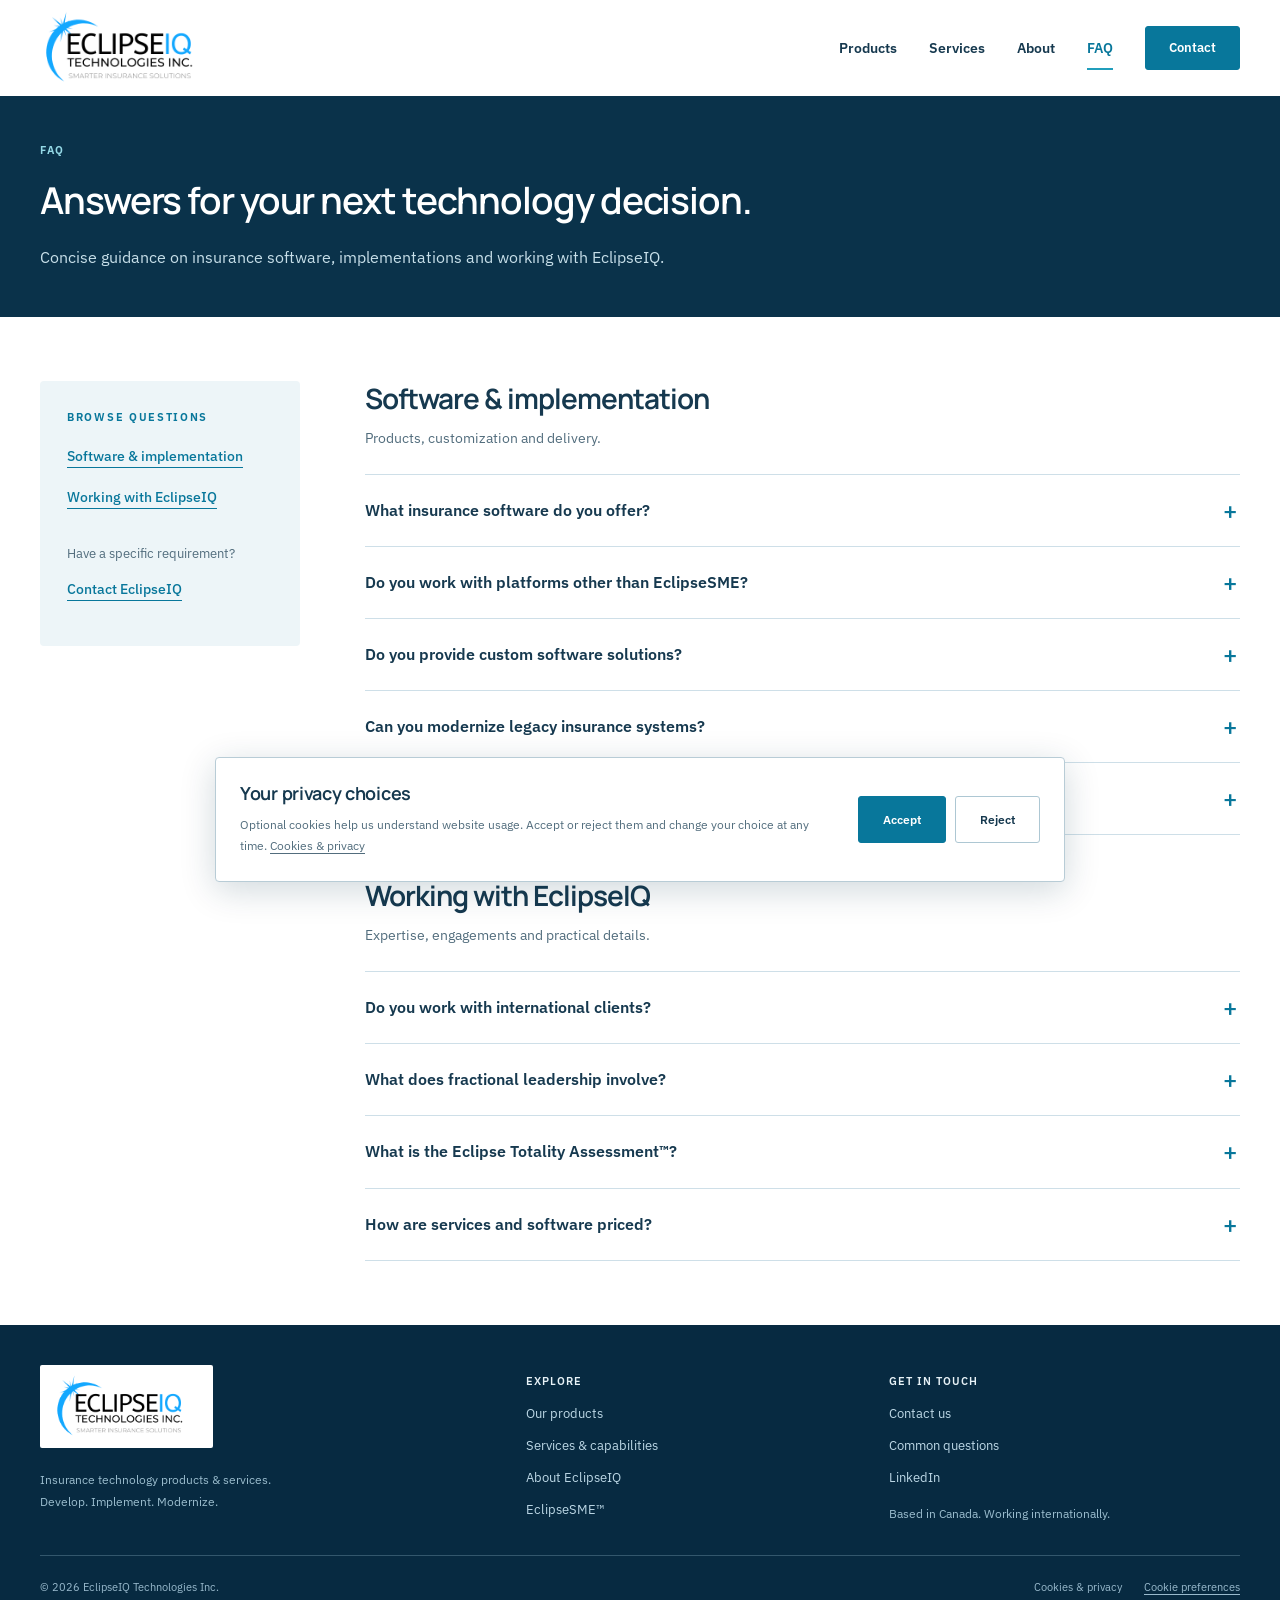
<file: faq/index.html>
<!doctype html>
<html lang="en-CA"><head><meta charset="utf-8"><meta name="viewport" content="width=device-width,initial-scale=1"><title>Common questions | EclipseIQ Technologies Inc.</title><meta name="description" content="Answers about EclipseIQ services, insurance software, modernization, fractional leadership and project scope."><meta name="theme-color" content="#023047"><meta name="referrer" content="strict-origin-when-cross-origin"><link rel="canonical" href="https://eclipseiq.ca/faq/"><meta property="og:type" content="website"><meta property="og:locale" content="en_CA"><meta property="og:site_name" content="EclipseIQ Technologies Inc."><meta property="og:title" content="Common questions"><meta property="og:description" content="Answers about EclipseIQ services, insurance software, modernization, fractional leadership and project scope."><meta property="og:url" content="https://eclipseiq.ca/faq/"><meta property="og:image" content="https://eclipseiq.ca/assets/social.png"><meta property="og:image:alt" content="EclipseIQ — Insurance technology products and services."><meta name="twitter:card" content="summary_large_image"><link rel="icon" href="../assets/eclipseiq-logo-original.png" type="image/png"><link rel="preload" href="../assets/fonts/ibm-plex-sans.woff2" as="font" type="font/woff2" crossorigin><link rel="stylesheet" href="../assets/styles.css"><script src="../assets/config.js" defer></script><script src="../assets/site.js" defer></script><script src="../assets/consent.js" defer></script><script type="application/ld+json">{"@context": "https://schema.org", "@type": "Organization", "name": "EclipseIQ Technologies Inc.", "url": "https://eclipseiq.ca/", "logo": "https://eclipseiq.ca/assets/eclipseiq-logo-original.png", "description": "EclipseIQ develops insurance software products and delivers implementation, integration, modernization, InsurTech consulting and fractional executive leadership.", "sameAs": ["https://www.linkedin.com/company/eclipseiq"]}</script></head>
<body class="page-faq"><a class="skip-link" href="#main">Skip to content</a><header class="header"><div class="container header-inner"><a class="brand" href="../index.html" aria-label="EclipseIQ Technologies Inc. home"><img src="../assets/eclipseiq-logo-original.png" width="202" height="88" alt="EclipseIQ Technologies Inc. — Smarter Insurance Solutions"></a><button class="menu-toggle" aria-expanded="false" aria-controls="navigation" hidden>Menu <svg class="icon" viewBox="0 0 24 24" fill="none" stroke="currentColor" stroke-width="1.5" stroke-linecap="round" stroke-linejoin="round" aria-hidden="true"><path d="M4 6h16M4 12h16M4 18h16"/></svg></button><nav id="navigation" aria-label="Main navigation"><a href="../products/index.html">Products</a><a href="../services/index.html">Services</a><a href="../about/index.html">About</a><a href="../faq/index.html" aria-current="page">FAQ</a><a class="button nav-contact" href="../contact/index.html">Contact</a></nav></div></header><main id="main"><section class="page-intro"><div class="container"><p class="eyebrow">FAQ</p><h1>Answers for your next technology decision.</h1><p class="intro-copy">Concise guidance on insurance software, implementations and working with EclipseIQ.</p></div></section><section class="section"><div class="container faq-layout"><aside class="faq-index"><p class="eyebrow">Browse questions</p><a class="text-link" href="#faq-software">Software & implementation</a><a class="text-link" href="#faq-working-together">Working with EclipseIQ</a><p>Have a specific requirement?</p><a class="text-link" href="../contact/index.html">Contact EclipseIQ</a></aside><div id="faq-answers"><section class="faq-group" id="faq-software"><div class="faq-group-heading"><h2>Software & implementation</h2><p>Products, customization and delivery.</p></div><div class="faq-list"><details id="q-0"><summary>What insurance software do you offer?</summary><p>EclipseSME™ is our flagship product: configurable cloud software for underwriting, policy administration, billing and reporting. It is designed for MGAs, insurers and specialty insurance organizations.</p></details><details id="q-2"><summary>Do you work with platforms other than EclipseSME?</summary><p>Yes. We provide advisory, implementation, integration and modernization services for third-party insurance platforms, as well as custom development.</p></details><details id="q-3"><summary>Do you provide custom software solutions?</summary><p>Yes. We develop software and integrations for specialized insurance requirements. We also configure EclipseSME products, workflows, forms and business rules to fit your operations.</p></details><details id="q-4"><summary>Can you modernize legacy insurance systems?</summary><p>Yes. We assess legacy systems and support enhancements, integrations, custom development and data migration. We plan the work around your business priorities and existing operations.</p></details><details id="q-7"><summary>How long does implementation take, and how is a project scoped?</summary><p>Timelines depend on product complexity, configuration, integrations and data migration. After assessing your requirements, we agree the scope, deliverables, implementation plan and timeline before work begins.</p></details></div></section><section class="faq-group" id="faq-working-together"><div class="faq-group-heading"><h2>Working with EclipseIQ</h2><p>Expertise, engagements and practical details.</p></div><div class="faq-list"><details id="q-1"><summary>Do you work with international clients?</summary><p>Yes. EclipseIQ is based in Canada and works with insurance organizations in Canada and internationally. Engagements are scoped around each organization’s business and technology requirements.</p></details><details id="q-5"><summary>What does fractional leadership involve?</summary><p>Fractional CIO / COO / CTO engagements provide senior technology or operational leadership without a full-time executive appointment. The scope may include strategy, governance, investment decisions, delivery oversight and team development.</p></details><details id="q-6"><summary>What is the Eclipse Totality Assessment™?</summary><p>A review of your systems, processes, data, integrations and governance. It identifies risks and opportunities and provides a prioritized improvement roadmap.</p></details><details id="q-8"><summary>How are services and software priced?</summary><p>Pricing is based on your requirements. Consulting and implementation proposals set out scope, deliverables, timeline and pricing before work begins. Contact us to discuss software configuration and implementation needs.</p></details></div></section></div></div></section></main>
<footer class="footer"><div class="container footer-content"><div class="footer-brand"><a class="brand" href="../index.html"><img src="../assets/eclipseiq-logo-original.png" width="202" height="88" alt="EclipseIQ Technologies Inc. — Smarter Insurance Solutions"></a><p>Insurance technology products & services.<br>Develop. Implement. Modernize.</p></div><div><h2>Explore</h2><a href="../products/index.html">Our products</a><a href="../services/index.html">Services & capabilities</a><a href="../about/index.html">About EclipseIQ</a><a href="../index.html#eclipsesme">EclipseSME™</a></div><div><h2>Get in touch</h2><a href="../contact/index.html">Contact us</a><a href="../faq/index.html">Common questions</a><a class="footer-social" href="https://www.linkedin.com/company/eclipseiq" target="_blank" rel="noopener noreferrer">LinkedIn<span class="sr-only"> (opens in a new tab)</span></a><p>Based in Canada. Working internationally.</p></div></div><div class="container footer-bottom"><p>© 2026 EclipseIQ Technologies Inc.</p><div><a href="../privacy-policy/index.html">Cookies & privacy</a><button class="cookie-preferences" hidden>Cookie preferences</button></div></div></footer>
<section id="cookie-banner" class="cookie-banner" aria-labelledby="cookie-title" hidden><div><h2 id="cookie-title">Your privacy choices</h2><p>Optional cookies help us understand website usage. Accept or reject them and change your choice at any time. <a href="../privacy-policy/index.html">Cookies & privacy</a></p></div><div class="cookie-actions"><button class="button button-small" data-cookie-choice="accepted">Accept</button><button class="button button-outline button-small" data-cookie-choice="rejected">Reject</button></div></section></body></html>
</file>
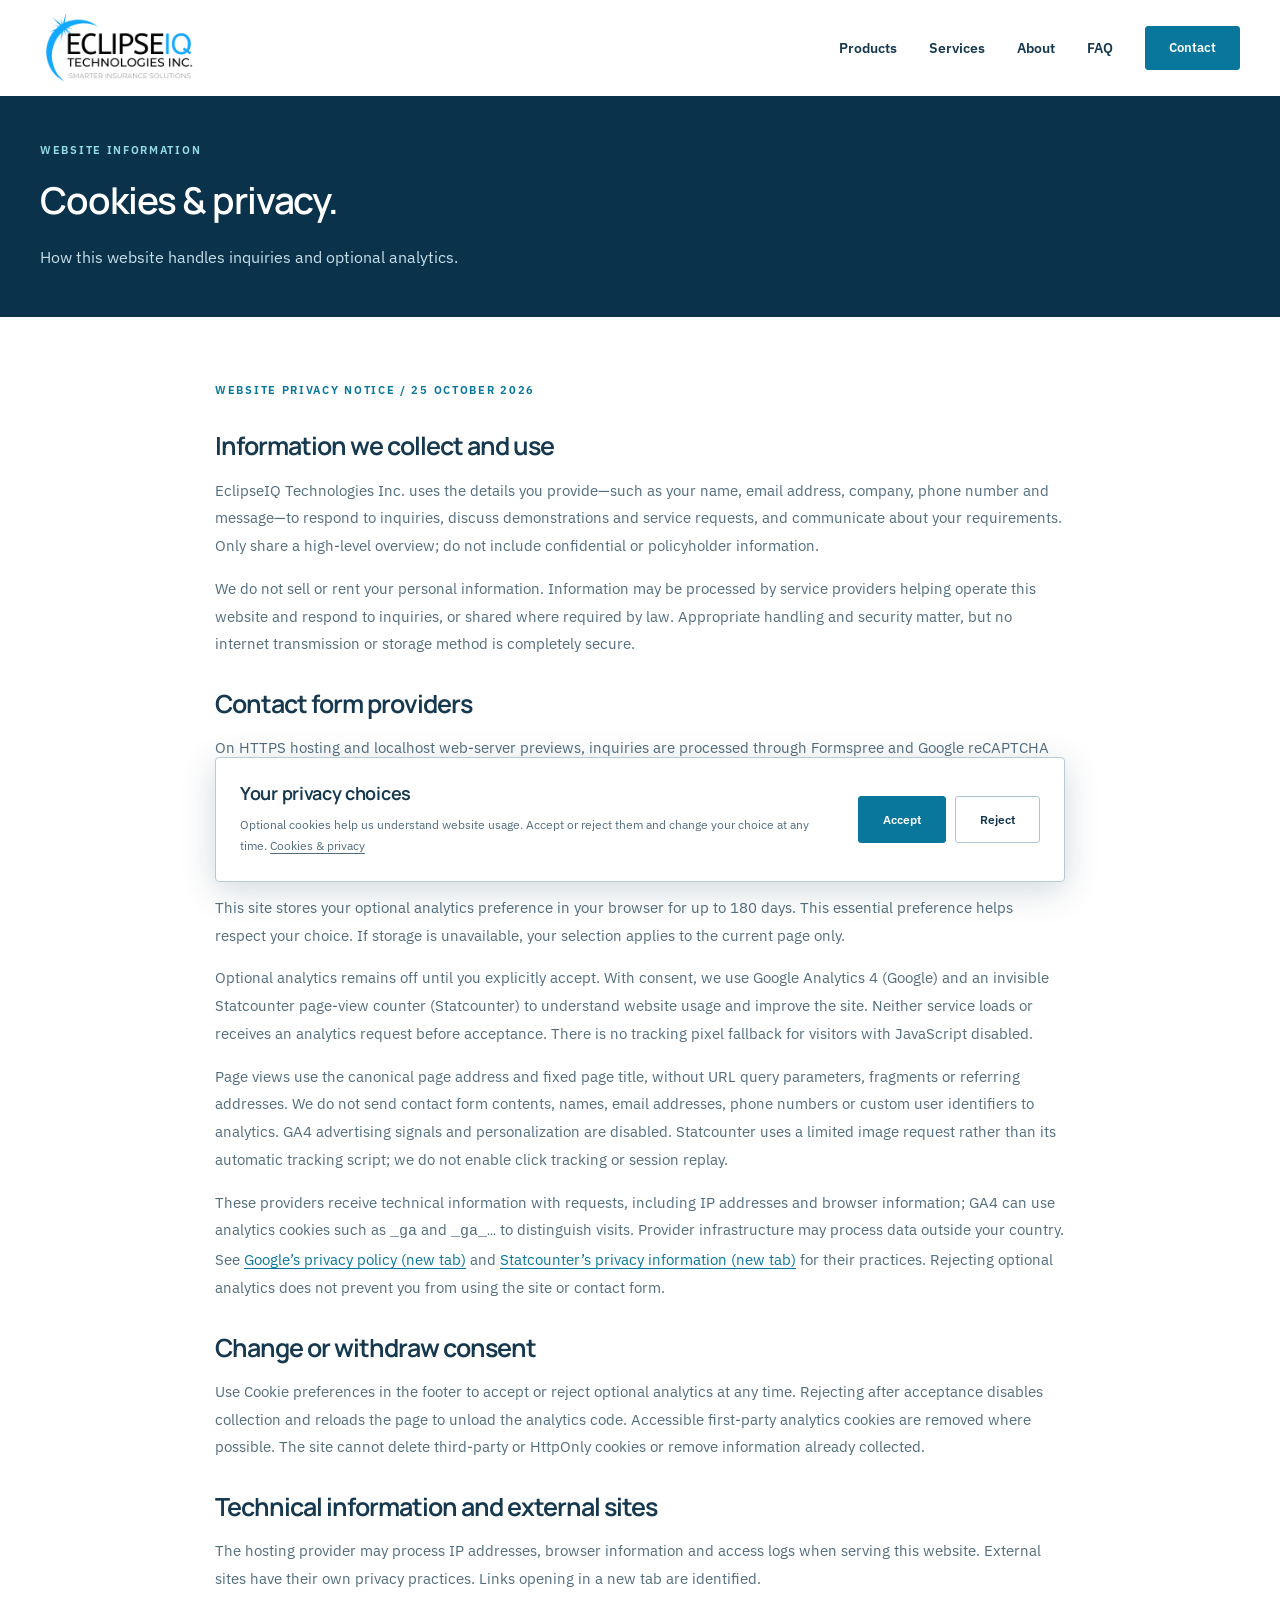
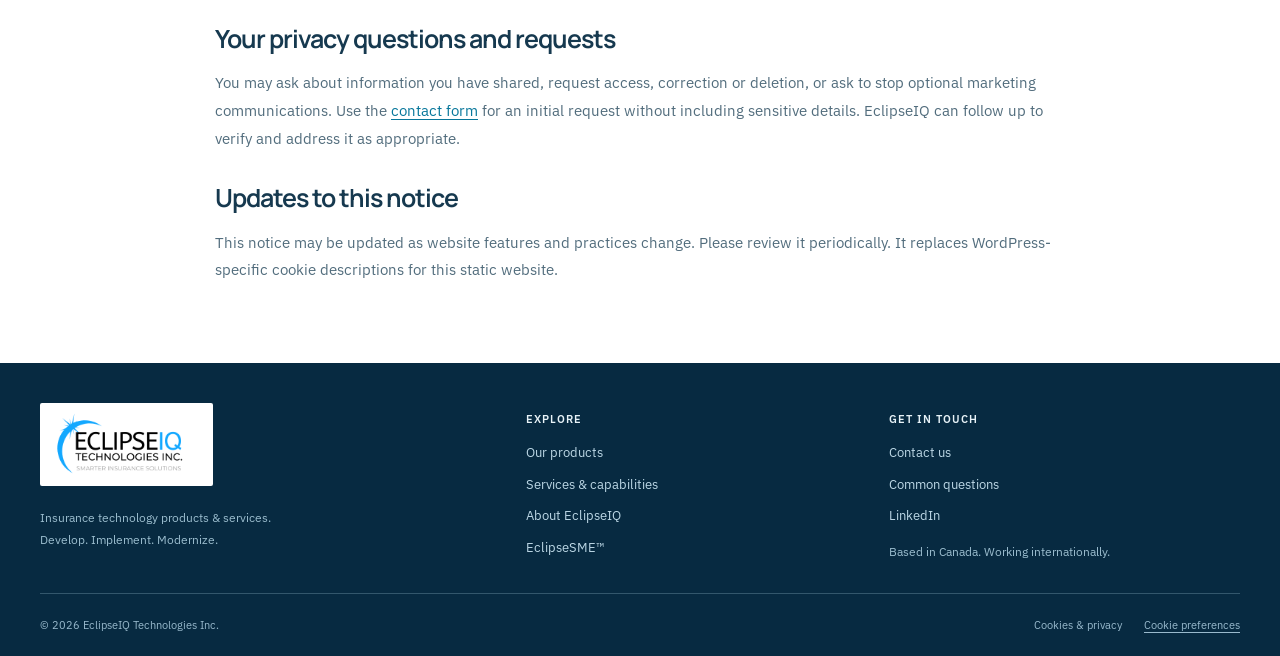
<file: privacy-policy/index.html>
<!doctype html>
<html lang="en-CA"><head><meta charset="utf-8"><meta name="viewport" content="width=device-width,initial-scale=1"><title>Cookies &amp; privacy | EclipseIQ Technologies Inc.</title><meta name="description" content="How EclipseIQ handles website inquiries, optional analytics, browser storage and privacy choices."><meta name="theme-color" content="#023047"><meta name="referrer" content="strict-origin-when-cross-origin"><link rel="canonical" href="https://eclipseiq.ca/privacy-policy/"><meta property="og:type" content="website"><meta property="og:locale" content="en_CA"><meta property="og:site_name" content="EclipseIQ Technologies Inc."><meta property="og:title" content="Cookies &amp; privacy"><meta property="og:description" content="How EclipseIQ handles website inquiries, optional analytics, browser storage and privacy choices."><meta property="og:url" content="https://eclipseiq.ca/privacy-policy/"><meta property="og:image" content="https://eclipseiq.ca/assets/social.png"><meta property="og:image:alt" content="EclipseIQ — Insurance technology products and services."><meta name="twitter:card" content="summary_large_image"><link rel="icon" href="../assets/eclipseiq-logo-original.png" type="image/png"><link rel="preload" href="../assets/fonts/ibm-plex-sans.woff2" as="font" type="font/woff2" crossorigin><link rel="stylesheet" href="../assets/styles.css"><script src="../assets/config.js" defer></script><script src="../assets/site.js" defer></script><script src="../assets/consent.js" defer></script><script type="application/ld+json">{"@context": "https://schema.org", "@type": "Organization", "name": "EclipseIQ Technologies Inc.", "url": "https://eclipseiq.ca/", "logo": "https://eclipseiq.ca/assets/eclipseiq-logo-original.png", "description": "EclipseIQ develops insurance software products and delivers implementation, integration, modernization, InsurTech consulting and fractional executive leadership.", "sameAs": ["https://www.linkedin.com/company/eclipseiq"]}</script></head>
<body class="page-privacy"><a class="skip-link" href="#main">Skip to content</a><header class="header"><div class="container header-inner"><a class="brand" href="../index.html" aria-label="EclipseIQ Technologies Inc. home"><img src="../assets/eclipseiq-logo-original.png" width="202" height="88" alt="EclipseIQ Technologies Inc. — Smarter Insurance Solutions"></a><button class="menu-toggle" aria-expanded="false" aria-controls="navigation" hidden>Menu <svg class="icon" viewBox="0 0 24 24" fill="none" stroke="currentColor" stroke-width="1.5" stroke-linecap="round" stroke-linejoin="round" aria-hidden="true"><path d="M4 6h16M4 12h16M4 18h16"/></svg></button><nav id="navigation" aria-label="Main navigation"><a href="../products/index.html">Products</a><a href="../services/index.html">Services</a><a href="../about/index.html">About</a><a href="../faq/index.html">FAQ</a><a class="button nav-contact" href="../contact/index.html">Contact</a></nav></div></header><main id="main"><section class="page-intro"><div class="container"><p class="eyebrow">Website information</p><h1>Cookies & privacy.</h1><p class="intro-copy">How this website handles inquiries and optional analytics.</p></div></section><section class="section"><div class="container legal"><p class="eyebrow">Website privacy notice / 25 October 2026</p><h2 id="information-we-collect-and-use">Information we collect and use</h2><p>EclipseIQ Technologies Inc. uses the details you provide—such as your name, email address, company, phone number and message—to respond to inquiries, discuss demonstrations and service requests, and communicate about your requirements. Only share a high-level overview; do not include confidential or policyholder information.</p><p>We do not sell or rent your personal information. Information may be processed by service providers helping operate this website and respond to inquiries, or shared where required by law. Appropriate handling and security matter, but no internet transmission or storage method is completely secure.</p><h2 id="contact-form-providers">Contact form providers</h2><p>On HTTPS hosting and localhost web-server previews, inquiries are processed through Formspree and Google reCAPTCHA v2 protects the form from spam. These services process information needed for delivery and verification. Review <a href="https://formspree.io/legal/privacy-policy/" target="_blank" rel="noopener noreferrer">Formspree’s privacy policy (new tab)</a> and <a href="https://policies.google.com/privacy" target="_blank" rel="noopener noreferrer">Google’s privacy policy (new tab)</a>.</p><h2 id="cookies">Cookies and browser storage</h2><p>This site stores your optional analytics preference in your browser for up to 180 days. This essential preference helps respect your choice. If storage is unavailable, your selection applies to the current page only.</p><p>Optional analytics remains off until you explicitly accept. With consent, we use Google Analytics 4 (Google) and an invisible Statcounter page-view counter (Statcounter) to understand website usage and improve the site. Neither service loads or receives an analytics request before acceptance. There is no tracking pixel fallback for visitors with JavaScript disabled.</p><p>Page views use the canonical page address and fixed page title, without URL query parameters, fragments or referring addresses. We do not send contact form contents, names, email addresses, phone numbers or custom user identifiers to analytics. GA4 advertising signals and personalization are disabled. Statcounter uses a limited image request rather than its automatic tracking script; we do not enable click tracking or session replay.</p><p>These providers receive technical information with requests, including IP addresses and browser information; GA4 can use analytics cookies such as <code>_ga</code> and <code>_ga_…</code> to distinguish visits. Provider infrastructure may process data outside your country. See <a href="https://policies.google.com/privacy" target="_blank" rel="noopener noreferrer">Google’s privacy policy (new tab)</a> and <a href="https://statcounter.com/about/legal/" target="_blank" rel="noopener noreferrer">Statcounter’s privacy information (new tab)</a> for their practices. Rejecting optional analytics does not prevent you from using the site or contact form.</p><h2 id="change-or-withdraw-consent">Change or withdraw consent</h2><p>Use Cookie preferences in the footer to accept or reject optional analytics at any time. Rejecting after acceptance disables collection and reloads the page to unload the analytics code. Accessible first-party analytics cookies are removed where possible. The site cannot delete third-party or HttpOnly cookies or remove information already collected.</p><h2 id="technical-information-and-external-sites">Technical information and external sites</h2><p>The hosting provider may process IP addresses, browser information and access logs when serving this website. External sites have their own privacy practices. Links opening in a new tab are identified.</p><h2 id="your-privacy-questions-and-requests">Your privacy questions and requests</h2><p>You may ask about information you have shared, request access, correction or deletion, or ask to stop optional marketing communications. Use the <a href="../contact/index.html">contact form</a> for an initial request without including sensitive details. EclipseIQ can follow up to verify and address it as appropriate.</p><h2 id="updates-to-this-notice">Updates to this notice</h2><p>This notice may be updated as website features and practices change. Please review it periodically. It replaces WordPress-specific cookie descriptions for this static website.</p>
</div></section></main>
<footer class="footer"><div class="container footer-content"><div class="footer-brand"><a class="brand" href="../index.html"><img src="../assets/eclipseiq-logo-original.png" width="202" height="88" alt="EclipseIQ Technologies Inc. — Smarter Insurance Solutions"></a><p>Insurance technology products & services.<br>Develop. Implement. Modernize.</p></div><div><h2>Explore</h2><a href="../products/index.html">Our products</a><a href="../services/index.html">Services & capabilities</a><a href="../about/index.html">About EclipseIQ</a><a href="../index.html#eclipsesme">EclipseSME™</a></div><div><h2>Get in touch</h2><a href="../contact/index.html">Contact us</a><a href="../faq/index.html">Common questions</a><a class="footer-social" href="https://www.linkedin.com/company/eclipseiq" target="_blank" rel="noopener noreferrer">LinkedIn<span class="sr-only"> (opens in a new tab)</span></a><p>Based in Canada. Working internationally.</p></div></div><div class="container footer-bottom"><p>© 2026 EclipseIQ Technologies Inc.</p><div><a href="../privacy-policy/index.html">Cookies & privacy</a><button class="cookie-preferences" hidden>Cookie preferences</button></div></div></footer>
<section id="cookie-banner" class="cookie-banner" aria-labelledby="cookie-title" hidden><div><h2 id="cookie-title">Your privacy choices</h2><p>Optional cookies help us understand website usage. Accept or reject them and change your choice at any time. <a href="../privacy-policy/index.html">Cookies & privacy</a></p></div><div class="cookie-actions"><button class="button button-small" data-cookie-choice="accepted">Accept</button><button class="button button-outline button-small" data-cookie-choice="rejected">Reject</button></div></section></body></html>
</file>
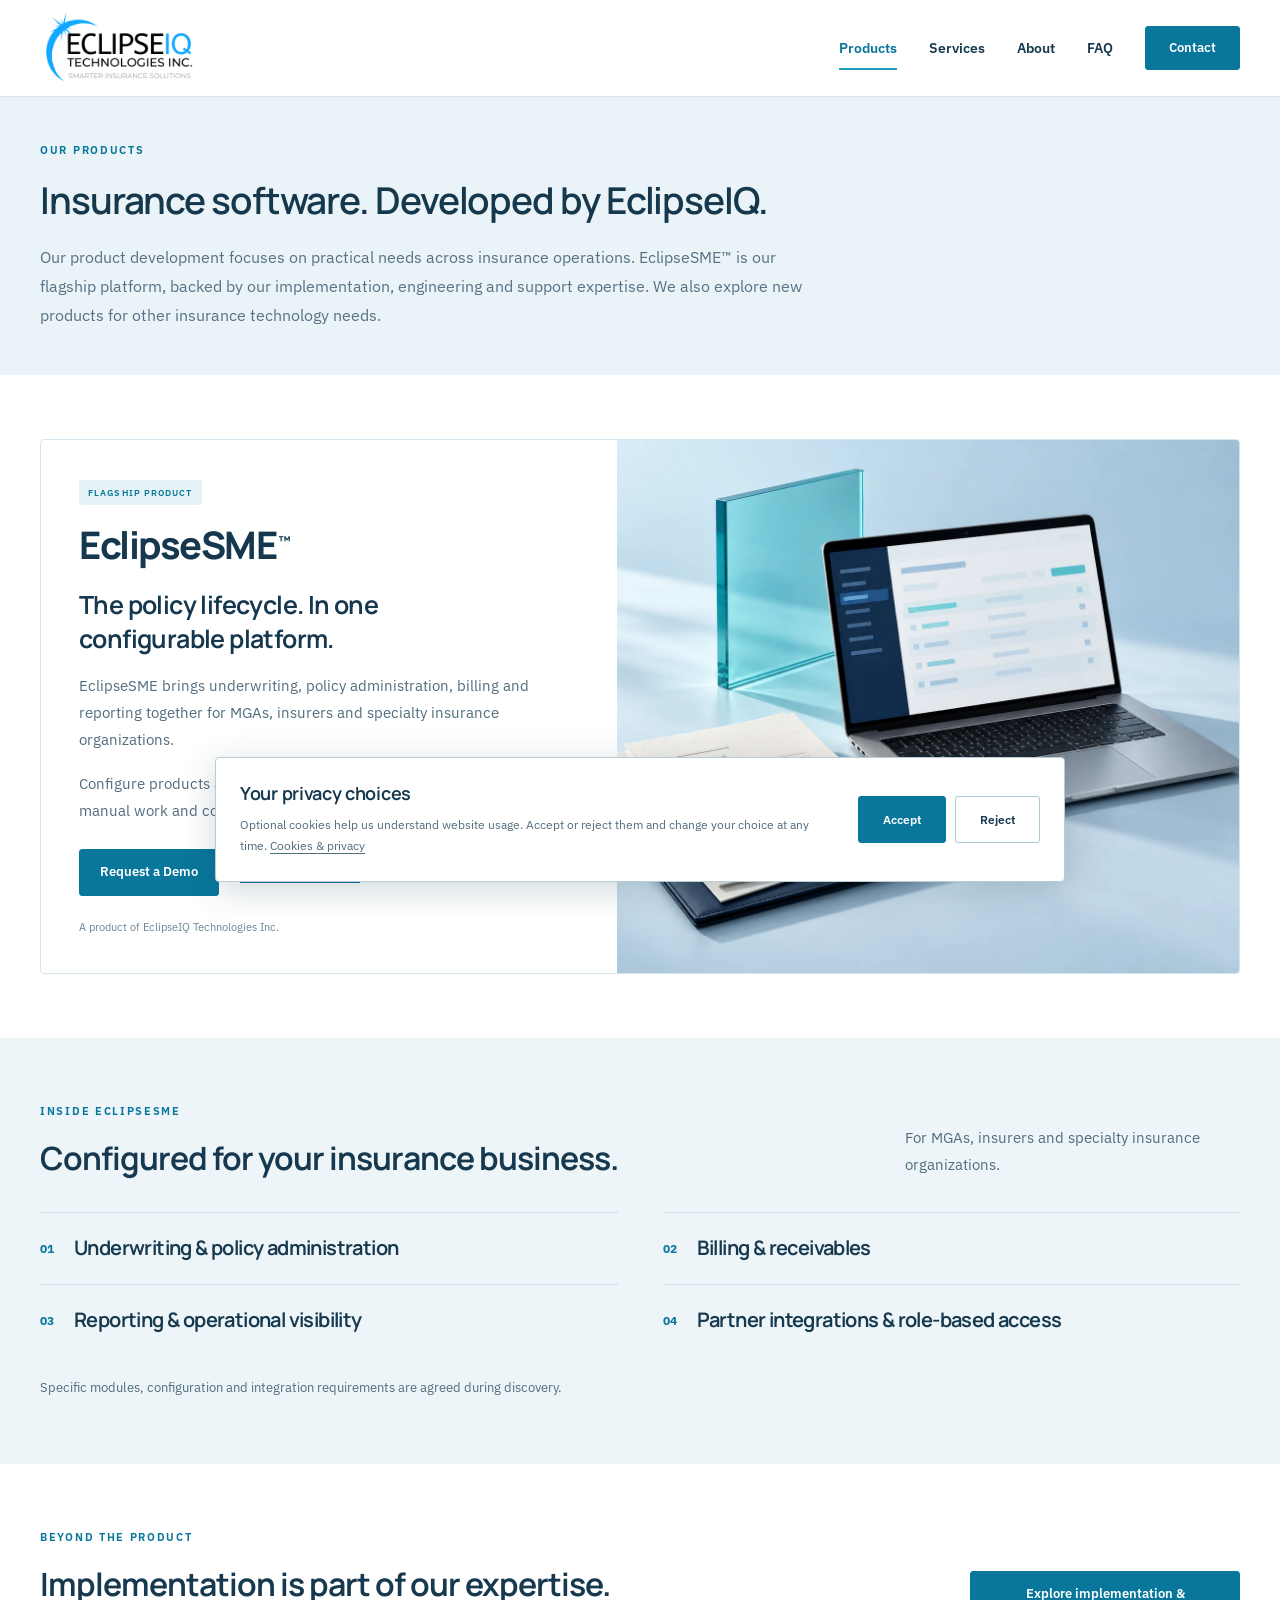
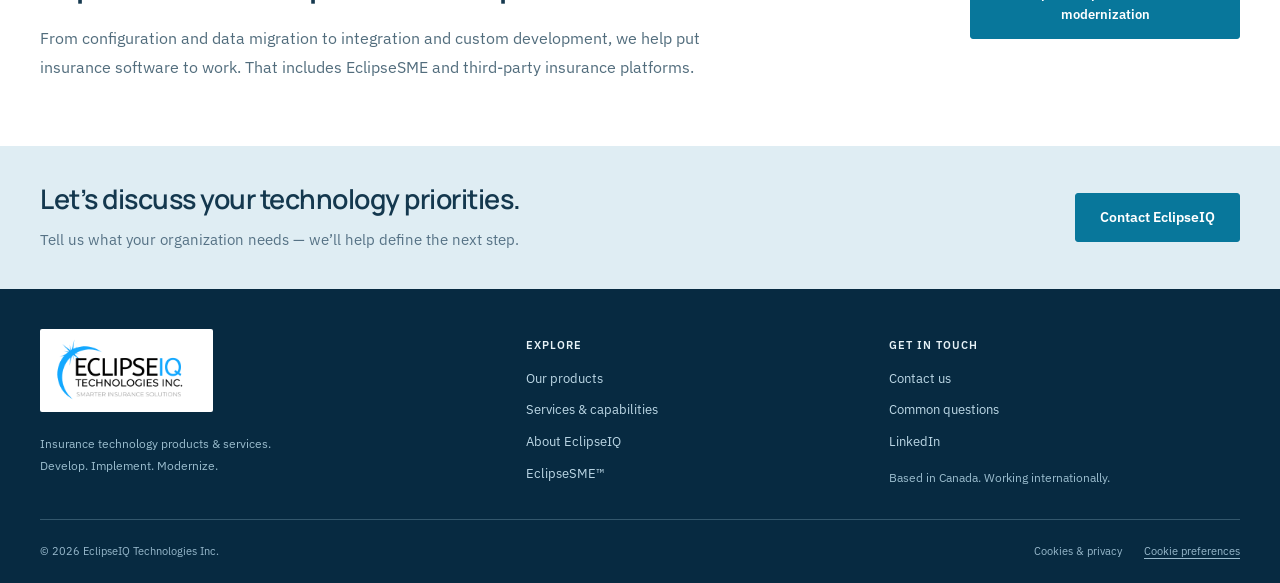
<file: products/index.html>
<!doctype html>
<html lang="en-CA"><head><meta charset="utf-8"><meta name="viewport" content="width=device-width,initial-scale=1"><title>Insurance software products | EclipseIQ Technologies Inc.</title><meta name="description" content="Discover EclipseSME™, EclipseIQ’s flagship cloud insurance software for MGAs, insurers and specialty insurance organizations."><meta name="theme-color" content="#023047"><meta name="referrer" content="strict-origin-when-cross-origin"><link rel="canonical" href="https://eclipseiq.ca/products/"><meta property="og:type" content="website"><meta property="og:locale" content="en_CA"><meta property="og:site_name" content="EclipseIQ Technologies Inc."><meta property="og:title" content="Insurance software products"><meta property="og:description" content="Discover EclipseSME™, EclipseIQ’s flagship cloud insurance software for MGAs, insurers and specialty insurance organizations."><meta property="og:url" content="https://eclipseiq.ca/products/"><meta property="og:image" content="https://eclipseiq.ca/assets/social.png"><meta property="og:image:alt" content="EclipseIQ — Insurance technology products and services."><meta name="twitter:card" content="summary_large_image"><link rel="icon" href="../assets/eclipseiq-logo-original.png" type="image/png"><link rel="preload" href="../assets/fonts/ibm-plex-sans.woff2" as="font" type="font/woff2" crossorigin><link rel="stylesheet" href="../assets/styles.css"><script src="../assets/config.js" defer></script><script src="../assets/site.js" defer></script><script src="../assets/consent.js" defer></script><script type="application/ld+json">{"@context": "https://schema.org", "@type": "Organization", "name": "EclipseIQ Technologies Inc.", "url": "https://eclipseiq.ca/", "logo": "https://eclipseiq.ca/assets/eclipseiq-logo-original.png", "description": "EclipseIQ develops insurance software products and delivers implementation, integration, modernization, InsurTech consulting and fractional executive leadership.", "sameAs": ["https://www.linkedin.com/company/eclipseiq"]}</script></head>
<body class="page-products"><a class="skip-link" href="#main">Skip to content</a><header class="header"><div class="container header-inner"><a class="brand" href="../index.html" aria-label="EclipseIQ Technologies Inc. home"><img src="../assets/eclipseiq-logo-original.png" width="202" height="88" alt="EclipseIQ Technologies Inc. — Smarter Insurance Solutions"></a><button class="menu-toggle" aria-expanded="false" aria-controls="navigation" hidden>Menu <svg class="icon" viewBox="0 0 24 24" fill="none" stroke="currentColor" stroke-width="1.5" stroke-linecap="round" stroke-linejoin="round" aria-hidden="true"><path d="M4 6h16M4 12h16M4 18h16"/></svg></button><nav id="navigation" aria-label="Main navigation"><a href="../products/index.html" aria-current="page">Products</a><a href="../services/index.html">Services</a><a href="../about/index.html">About</a><a href="../faq/index.html">FAQ</a><a class="button nav-contact" href="../contact/index.html">Contact</a></nav></div></header><main id="main"><section class="page-intro"><div class="container"><p class="eyebrow">Our products</p><h1>Insurance software. Developed by EclipseIQ.</h1><p class="intro-copy">Our product development focuses on practical needs across insurance operations. EclipseSME™ is our flagship platform, backed by our implementation, engineering and support expertise. We also explore new products for other insurance technology needs.</p></div></section><section class="section product-catalog"><div class="container"><article class="product-feature" id="eclipsesme"><div class="product-description"><span class="product-tag">Flagship product</span><p class="product-name">EclipseSME<sup>™</sup></p><h3>The policy lifecycle. In one configurable platform.</h3><p>EclipseSME brings underwriting, policy administration, billing and reporting together for MGAs, insurers and specialty insurance organizations.</p><p>Configure products and workflows around your operating model, reduce manual work and connect your insurance partners.</p><div class="actions"><a class="button" href="https://eclipsesme.com/contact/" target="_blank" rel="noopener noreferrer">Request a Demo<span class="sr-only"> (opens in a new tab)</span></a><a class="text-link" href="https://eclipsesme.com/" target="_blank" rel="noopener noreferrer">Explore EclipseSME<span class="sr-only"> (opens in a new tab)</span></a></div><p class="product-byline">A product of EclipseIQ Technologies Inc.</p></div><figure class="platform-visual"><img src="../assets/enterprise-product.webp" width="1448" height="1086" alt="Insurance software and policy documents" loading="lazy"></figure></article></div></section><section class="section product-capabilities"><div class="container"><div class="section-heading"><div><p class="eyebrow">Inside EclipseSME</p><h2>Configured for your insurance business.</h2></div><p>For MGAs, insurers and specialty insurance organizations.</p></div><div class="capability-register"><div><span>01</span><h3>Underwriting & policy administration</h3></div><div><span>02</span><h3>Billing & receivables</h3></div><div><span>03</span><h3>Reporting & operational visibility</h3></div><div><span>04</span><h3>Partner integrations & role-based access</h3></div></div><p class="scope-note">Specific modules, configuration and integration requirements are agreed during discovery.</p></div></section><section class="section implementation-bridge"><div class="container"><div><p class="eyebrow">Beyond the product</p><h2>Implementation is part of our expertise.</h2><p>From configuration and data migration to integration and custom development, we help put insurance software to work. That includes EclipseSME and third-party insurance platforms.</p></div><a class="button" href="../services/index.html#transformation">Explore implementation & modernization</a></div></section><section class="contact-strip"><div class="container"><div><h2>Let’s discuss your technology priorities.</h2><p>Tell us what your organization needs — we’ll help define the next step.</p></div><a class="button" href="../contact/index.html">Contact EclipseIQ</a></div></section></main>
<footer class="footer"><div class="container footer-content"><div class="footer-brand"><a class="brand" href="../index.html"><img src="../assets/eclipseiq-logo-original.png" width="202" height="88" alt="EclipseIQ Technologies Inc. — Smarter Insurance Solutions"></a><p>Insurance technology products & services.<br>Develop. Implement. Modernize.</p></div><div><h2>Explore</h2><a href="../products/index.html">Our products</a><a href="../services/index.html">Services & capabilities</a><a href="../about/index.html">About EclipseIQ</a><a href="../index.html#eclipsesme">EclipseSME™</a></div><div><h2>Get in touch</h2><a href="../contact/index.html">Contact us</a><a href="../faq/index.html">Common questions</a><a class="footer-social" href="https://www.linkedin.com/company/eclipseiq" target="_blank" rel="noopener noreferrer">LinkedIn<span class="sr-only"> (opens in a new tab)</span></a><p>Based in Canada. Working internationally.</p></div></div><div class="container footer-bottom"><p>© 2026 EclipseIQ Technologies Inc.</p><div><a href="../privacy-policy/index.html">Cookies & privacy</a><button class="cookie-preferences" hidden>Cookie preferences</button></div></div></footer>
<section id="cookie-banner" class="cookie-banner" aria-labelledby="cookie-title" hidden><div><h2 id="cookie-title">Your privacy choices</h2><p>Optional cookies help us understand website usage. Accept or reject them and change your choice at any time. <a href="../privacy-policy/index.html">Cookies & privacy</a></p></div><div class="cookie-actions"><button class="button button-small" data-cookie-choice="accepted">Accept</button><button class="button button-outline button-small" data-cookie-choice="rejected">Reject</button></div></section></body></html>
</file>
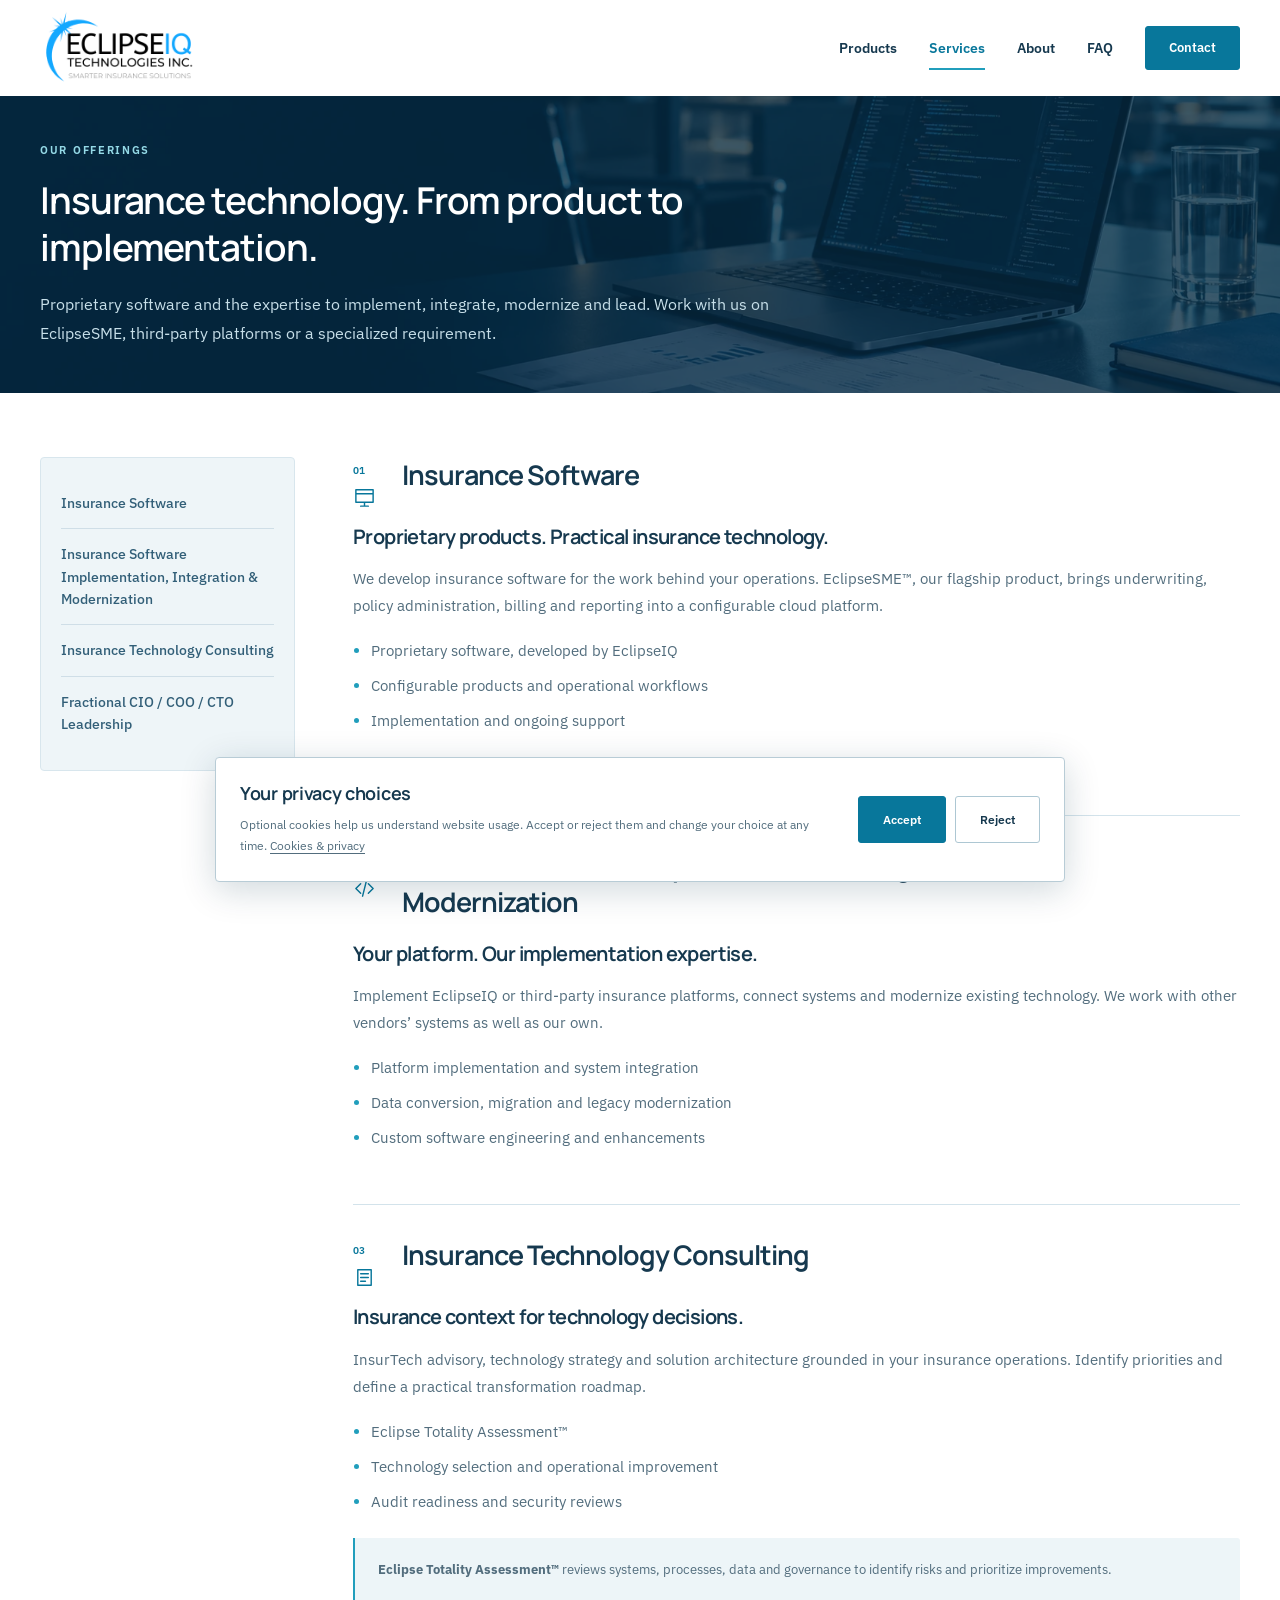
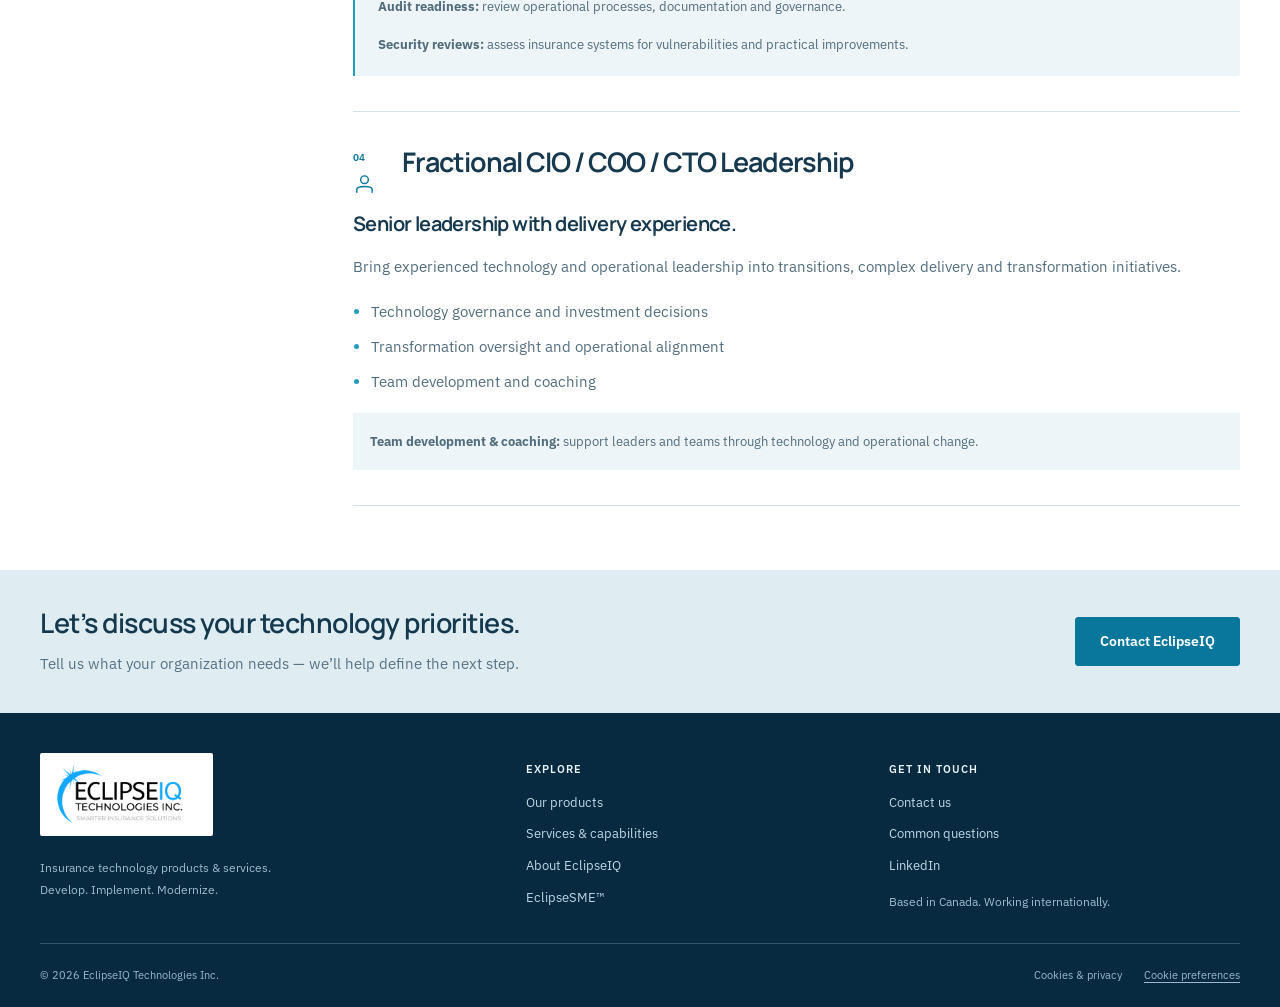
<file: services/index.html>
<!doctype html>
<html lang="en-CA"><head><meta charset="utf-8"><meta name="viewport" content="width=device-width,initial-scale=1"><title>Our offerings | EclipseIQ Technologies Inc.</title><meta name="description" content="Insurance software, implementation and modernization, InsurTech consulting and fractional CIO / COO / CTO leadership from EclipseIQ."><meta name="theme-color" content="#023047"><meta name="referrer" content="strict-origin-when-cross-origin"><link rel="canonical" href="https://eclipseiq.ca/services/"><meta property="og:type" content="website"><meta property="og:locale" content="en_CA"><meta property="og:site_name" content="EclipseIQ Technologies Inc."><meta property="og:title" content="Our offerings"><meta property="og:description" content="Insurance software, implementation and modernization, InsurTech consulting and fractional CIO / COO / CTO leadership from EclipseIQ."><meta property="og:url" content="https://eclipseiq.ca/services/"><meta property="og:image" content="https://eclipseiq.ca/assets/social.png"><meta property="og:image:alt" content="EclipseIQ — Insurance technology products and services."><meta name="twitter:card" content="summary_large_image"><link rel="icon" href="../assets/eclipseiq-logo-original.png" type="image/png"><link rel="preload" href="../assets/fonts/ibm-plex-sans.woff2" as="font" type="font/woff2" crossorigin><link rel="stylesheet" href="../assets/styles.css"><script src="../assets/config.js" defer></script><script src="../assets/site.js" defer></script><script src="../assets/consent.js" defer></script><script type="application/ld+json">{"@context": "https://schema.org", "@type": "Organization", "name": "EclipseIQ Technologies Inc.", "url": "https://eclipseiq.ca/", "logo": "https://eclipseiq.ca/assets/eclipseiq-logo-original.png", "description": "EclipseIQ develops insurance software products and delivers implementation, integration, modernization, InsurTech consulting and fractional executive leadership.", "sameAs": ["https://www.linkedin.com/company/eclipseiq"]}</script></head>
<body class="page-services"><a class="skip-link" href="#main">Skip to content</a><header class="header"><div class="container header-inner"><a class="brand" href="../index.html" aria-label="EclipseIQ Technologies Inc. home"><img src="../assets/eclipseiq-logo-original.png" width="202" height="88" alt="EclipseIQ Technologies Inc. — Smarter Insurance Solutions"></a><button class="menu-toggle" aria-expanded="false" aria-controls="navigation" hidden>Menu <svg class="icon" viewBox="0 0 24 24" fill="none" stroke="currentColor" stroke-width="1.5" stroke-linecap="round" stroke-linejoin="round" aria-hidden="true"><path d="M4 6h16M4 12h16M4 18h16"/></svg></button><nav id="navigation" aria-label="Main navigation"><a href="../products/index.html">Products</a><a href="../services/index.html" aria-current="page">Services</a><a href="../about/index.html">About</a><a href="../faq/index.html">FAQ</a><a class="button nav-contact" href="../contact/index.html">Contact</a></nav></div></header><main id="main"><section class="page-intro"><div class="container"><p class="eyebrow">Our Offerings</p><h1>Insurance technology. From product to implementation.</h1><p class="intro-copy">Proprietary software and the expertise to implement, integrate, modernize and lead. Work with us on EclipseSME, third-party platforms or a specialized requirement.</p></div></section><section class="section services-section"><div class="container"><nav class="service-jump" aria-label="Our offerings"><a class="text-link" href="#software">Insurance Software</a><a class="text-link" href="#transformation">Insurance Software Implementation, Integration & Modernization</a><a class="text-link" href="#consulting">Insurance Technology Consulting</a><a class="text-link" href="#leadership">Fractional CIO / COO / CTO Leadership</a></nav><div class="service-details"><article id="software" class="service-detail"><div class="service-title"><span class="service-number">01</span><svg class="icon" viewBox="0 0 24 24" fill="none" stroke="currentColor" stroke-width="1.5" stroke-linecap="round" stroke-linejoin="round" aria-hidden="true"><path d="M3 4h18v13H3zM8 21h8M12 17v4M3 8h18"/></svg><h2>Insurance Software</h2></div><div><h3>Proprietary products. Practical insurance technology.</h3><p>We develop insurance software for the work behind your operations. EclipseSME™, our flagship product, brings underwriting, policy administration, billing and reporting into a configurable cloud platform.</p><ul><li>Proprietary software, developed by EclipseIQ</li><li>Configurable products and operational workflows</li><li>Implementation and ongoing support</li></ul><a class="text-link" href="../products/index.html">Explore our products</a></div></article><article id="transformation" class="service-detail"><div class="service-title"><span class="service-number">02</span><svg class="icon" viewBox="0 0 24 24" fill="none" stroke="currentColor" stroke-width="1.5" stroke-linecap="round" stroke-linejoin="round" aria-hidden="true"><path d="m8 7-5 5 5 5M16 7l5 5-5 5M14 4l-4 16"/></svg><h2>Insurance Software Implementation, Integration & Modernization</h2></div><div><h3>Your platform. Our implementation expertise.</h3><p>Implement EclipseIQ or third-party insurance platforms, connect systems and modernize existing technology. We work with other vendors’ systems as well as our own.</p><ul><li>Platform implementation and system integration</li><li>Data conversion, migration and legacy modernization</li><li>Custom software engineering and enhancements</li></ul></div></article><article id="consulting" class="service-detail"><div class="service-title"><span class="service-number">03</span><svg class="icon" viewBox="0 0 24 24" fill="none" stroke="currentColor" stroke-width="1.5" stroke-linecap="round" stroke-linejoin="round" aria-hidden="true"><path d="M5 4h14v16H5zM8 8h8M8 12h8M8 16h5"/></svg><h2>Insurance Technology Consulting</h2></div><div><h3>Insurance context for technology decisions.</h3><p>InsurTech advisory, technology strategy and solution architecture grounded in your insurance operations. Identify priorities and define a practical transformation roadmap.</p><ul><li>Eclipse Totality Assessment™</li><li>Technology selection and operational improvement</li><li>Audit readiness and security reviews</li></ul><div class="practice-notes"><p id="assessment"><b>Eclipse Totality Assessment™</b> reviews systems, processes, data and governance to identify risks and prioritize improvements.</p><p id="audit"><b>Audit readiness:</b> review operational processes, documentation and governance.</p><p id="security"><b>Security reviews:</b> assess insurance systems for vulnerabilities and practical improvements.</p></div></div></article><article id="leadership" class="service-detail"><div class="service-title"><span class="service-number">04</span><svg class="icon" viewBox="0 0 24 24" fill="none" stroke="currentColor" stroke-width="1.5" stroke-linecap="round" stroke-linejoin="round" aria-hidden="true"><path d="M4 20v-3c0-4 16-4 16 0v3M12 11a4 4 0 1 0 0-8 4 4 0 0 0 0 8"/></svg><h2>Fractional CIO / COO / CTO Leadership</h2></div><div><h3>Senior leadership with delivery experience.</h3><p>Bring experienced technology and operational leadership into transitions, complex delivery and transformation initiatives.</p><ul><li>Technology governance and investment decisions</li><li>Transformation oversight and operational alignment</li><li>Team development and coaching</li></ul><p class="practice-note" id="coaching"><b>Team development & coaching:</b> support leaders and teams through technology and operational change.</p></div></article></div></div></section><section class="contact-strip"><div class="container"><div><h2>Let’s discuss your technology priorities.</h2><p>Tell us what your organization needs — we’ll help define the next step.</p></div><a class="button" href="../contact/index.html">Contact EclipseIQ</a></div></section></main>
<footer class="footer"><div class="container footer-content"><div class="footer-brand"><a class="brand" href="../index.html"><img src="../assets/eclipseiq-logo-original.png" width="202" height="88" alt="EclipseIQ Technologies Inc. — Smarter Insurance Solutions"></a><p>Insurance technology products & services.<br>Develop. Implement. Modernize.</p></div><div><h2>Explore</h2><a href="../products/index.html">Our products</a><a href="../services/index.html">Services & capabilities</a><a href="../about/index.html">About EclipseIQ</a><a href="../index.html#eclipsesme">EclipseSME™</a></div><div><h2>Get in touch</h2><a href="../contact/index.html">Contact us</a><a href="../faq/index.html">Common questions</a><a class="footer-social" href="https://www.linkedin.com/company/eclipseiq" target="_blank" rel="noopener noreferrer">LinkedIn<span class="sr-only"> (opens in a new tab)</span></a><p>Based in Canada. Working internationally.</p></div></div><div class="container footer-bottom"><p>© 2026 EclipseIQ Technologies Inc.</p><div><a href="../privacy-policy/index.html">Cookies & privacy</a><button class="cookie-preferences" hidden>Cookie preferences</button></div></div></footer>
<section id="cookie-banner" class="cookie-banner" aria-labelledby="cookie-title" hidden><div><h2 id="cookie-title">Your privacy choices</h2><p>Optional cookies help us understand website usage. Accept or reject them and change your choice at any time. <a href="../privacy-policy/index.html">Cookies & privacy</a></p></div><div class="cookie-actions"><button class="button button-small" data-cookie-choice="accepted">Accept</button><button class="button button-outline button-small" data-cookie-choice="rejected">Reject</button></div></section></body></html>
</file>
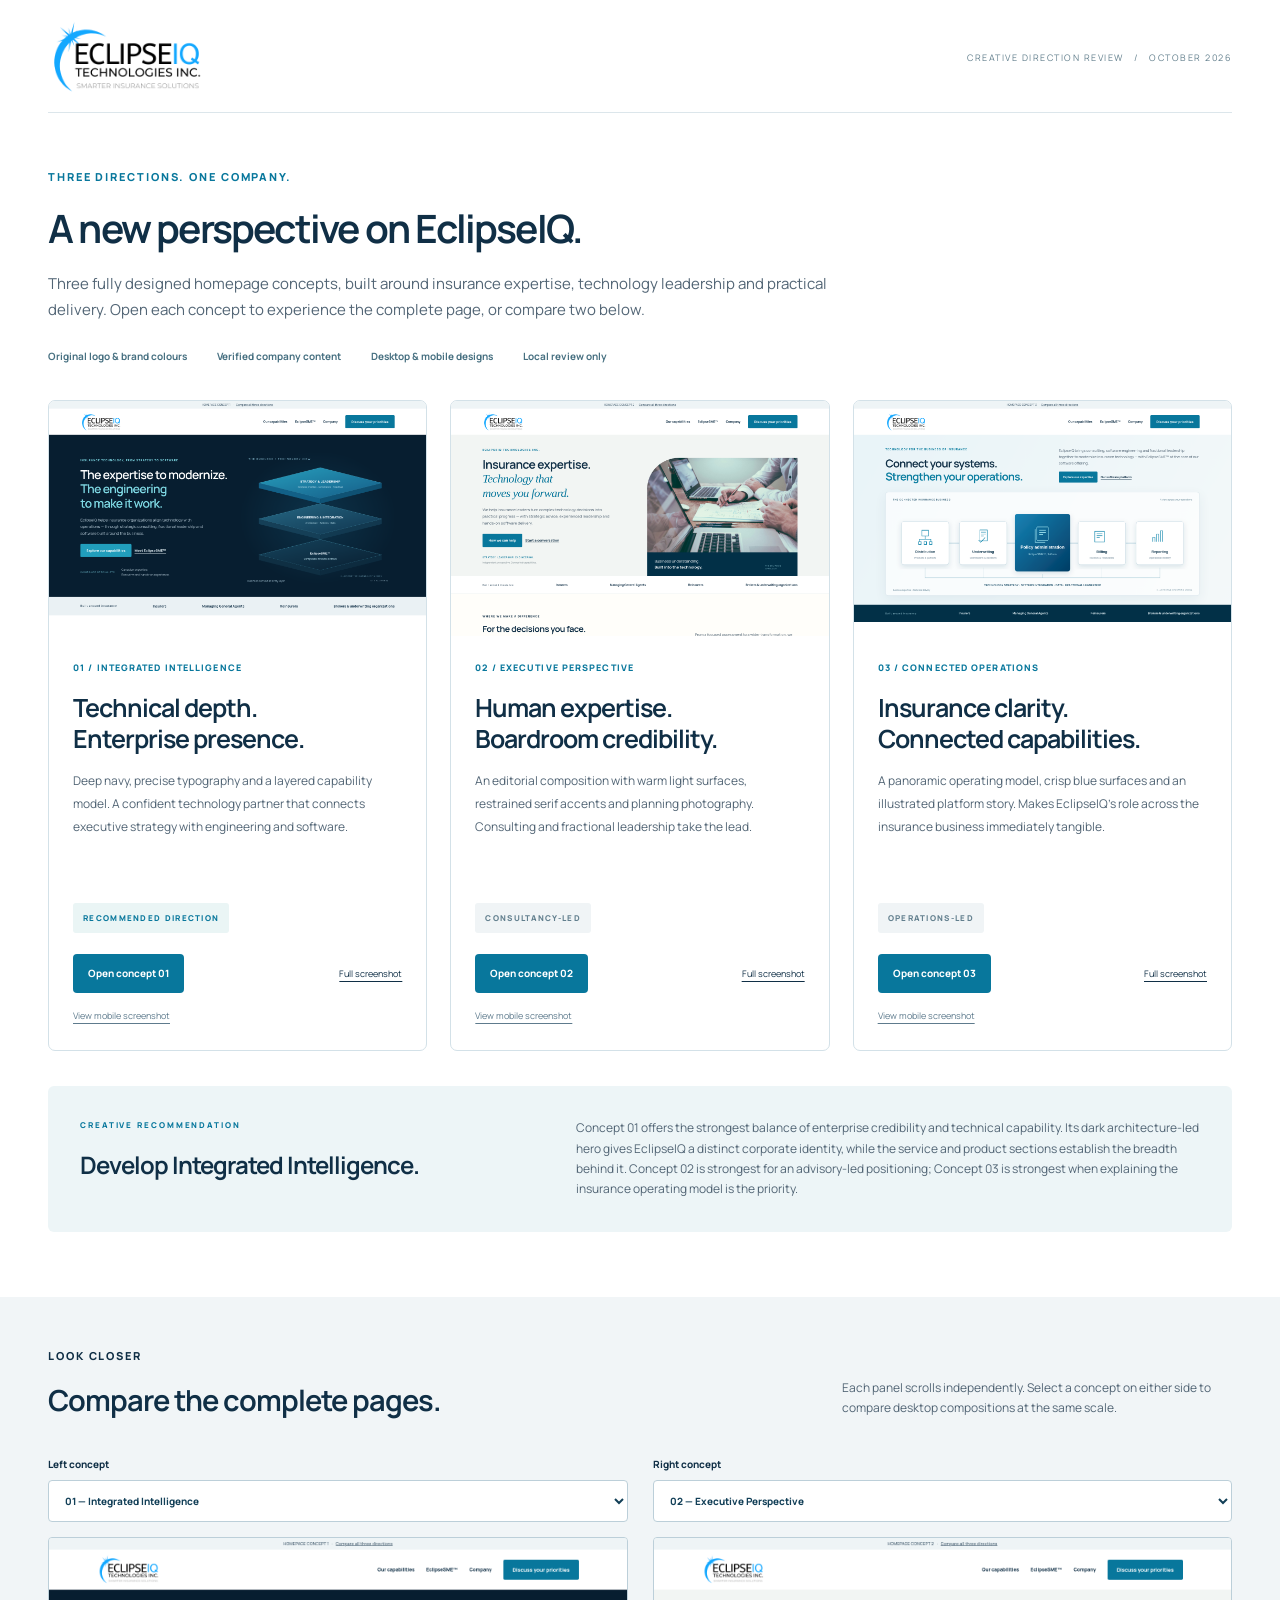
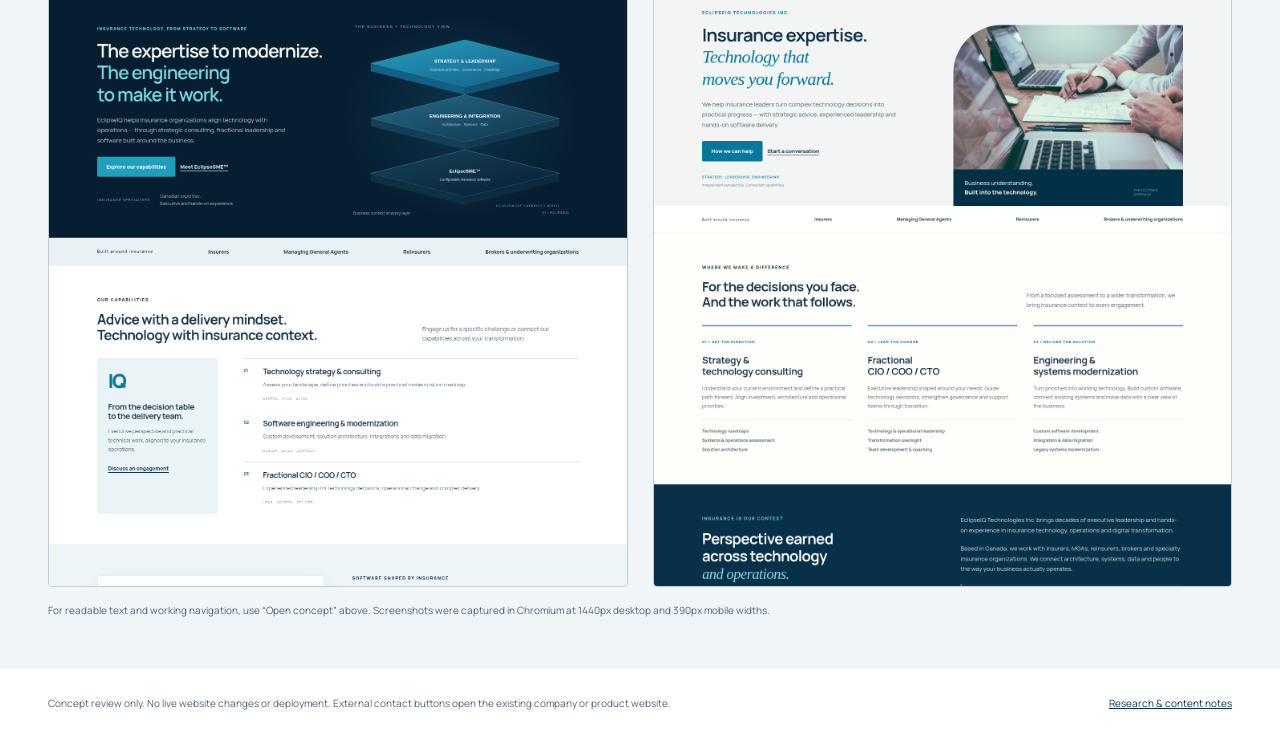
<file: review/homepage-concepts/index.html>
<!doctype html><html lang="en"><head><meta charset="utf-8"><meta name="viewport" content="width=device-width,initial-scale=1"><meta name="robots" content="noindex,nofollow"><title>EclipseIQ — Creative direction review</title><link rel="stylesheet" href="common.css"><link rel="stylesheet" href="review.css"></head><body><header class="review-header wrap"><img src="assets/logo.png" width="174" height="76" alt="EclipseIQ Technologies Inc."><span>CREATIVE DIRECTION REVIEW &nbsp; / &nbsp; OCTOBER 2026</span></header><main><section class="review-intro wrap"><span class="eyebrow">Three directions. One company.</span><h1>A new perspective on EclipseIQ.</h1><p>Three fully designed homepage concepts, built around insurance expertise, technology leadership and practical delivery. Open each concept to experience the complete page, or compare two below.</p><div class="review-notes"><span>Original logo & brand colours</span><span>Verified company content</span><span>Desktop & mobile designs</span><span>Local review only</span></div></section><section class="review-grid wrap" aria-label="Homepage concepts"><article><a href="concept-1.html" class="preview"><img src="screenshots/concept-1-desktop.png" alt="Concept 1: dark navy hero with layered technology architecture illustration"></a><div class="concept-description"><span class="eyebrow">01 / Integrated Intelligence</span><h2>Technical depth.<br>Enterprise presence.</h2><p>Deep navy, precise typography and a layered capability model. A confident technology partner that connects executive strategy with engineering and software.</p><div class="recommendation">RECOMMENDED DIRECTION</div><div class="review-actions"><a class="btn" href="concept-1.html">Open concept 01</a><a href="screenshots/concept-1-desktop.png">Full screenshot</a></div><a class="mobile-link" href="screenshots/concept-1-mobile.png">View mobile screenshot</a></div></article><article><a href="concept-2.html" class="preview"><img src="screenshots/concept-2-desktop.png" alt="Concept 2: light editorial hero with planning photography and turquoise serif typography"></a><div class="concept-description"><span class="eyebrow">02 / Executive Perspective</span><h2>Human expertise.<br>Boardroom credibility.</h2><p>An editorial composition with warm light surfaces, restrained serif accents and planning photography. Consulting and fractional leadership take the lead.</p><div class="direction-note">CONSULTANCY-LED</div><div class="review-actions"><a class="btn" href="concept-2.html">Open concept 02</a><a href="screenshots/concept-2-desktop.png">Full screenshot</a></div><a class="mobile-link" href="screenshots/concept-2-mobile.png">View mobile screenshot</a></div></article><article><a href="concept-3.html" class="preview"><img src="screenshots/concept-3-desktop.png" alt="Concept 3: light blue panoramic insurance operations diagram"></a><div class="concept-description"><span class="eyebrow">03 / Connected Operations</span><h2>Insurance clarity.<br>Connected capabilities.</h2><p>A panoramic operating model, crisp blue surfaces and an illustrated platform story. Makes EclipseIQ’s role across the insurance business immediately tangible.</p><div class="direction-note">OPERATIONS-LED</div><div class="review-actions"><a class="btn" href="concept-3.html">Open concept 03</a><a href="screenshots/concept-3-desktop.png">Full screenshot</a></div><a class="mobile-link" href="screenshots/concept-3-mobile.png">View mobile screenshot</a></div></article></section><section class="recommend wrap"><div><span class="eyebrow">Creative recommendation</span><h2>Develop Integrated Intelligence.</h2></div><p>Concept 01 offers the strongest balance of enterprise credibility and technical capability. Its dark architecture-led hero gives EclipseIQ a distinct corporate identity, while the service and product sections establish the breadth behind it. Concept 02 is strongest for an advisory-led positioning; Concept 03 is strongest when explaining the insurance operating model is the priority.</p></section><section class="comparison"><div class="wrap"><div class="section-head"><div><span class="eyebrow">Look closer</span><h2>Compare the complete pages.</h2></div><p>Each panel scrolls independently. Select a concept on either side to compare desktop compositions at the same scale.</p></div><div class="compare-controls"><label>Left concept<select id="left"><option value="1">01 — Integrated Intelligence</option><option value="2">02 — Executive Perspective</option><option value="3">03 — Connected Operations</option></select></label><label>Right concept<select id="right"><option value="2">02 — Executive Perspective</option><option value="1">01 — Integrated Intelligence</option><option value="3">03 — Connected Operations</option></select></label></div><div class="compare-panes"><div><img id="left-image" src="screenshots/concept-1-desktop.png" alt="Full page screenshot of left selected concept"></div><div><img id="right-image" src="screenshots/concept-2-desktop.png" alt="Full page screenshot of right selected concept"></div></div><p class="comparison-hint">For readable text and working navigation, use “Open concept” above. Screenshots were captured in Chromium at 1440px desktop and 390px mobile widths.</p></div></section><footer class="wrap review-footer"><p>Concept review only. No live website changes or deployment. External contact buttons open the existing company or product website.</p><a href="RESEARCH.md">Research & content notes</a></footer></main><script>['left','right'].forEach(side=>document.getElementById(side).addEventListener('change',e=>{document.getElementById(side+'-image').src='screenshots/concept-'+e.target.value+'-desktop.png'}));</script></body></html>
</file>
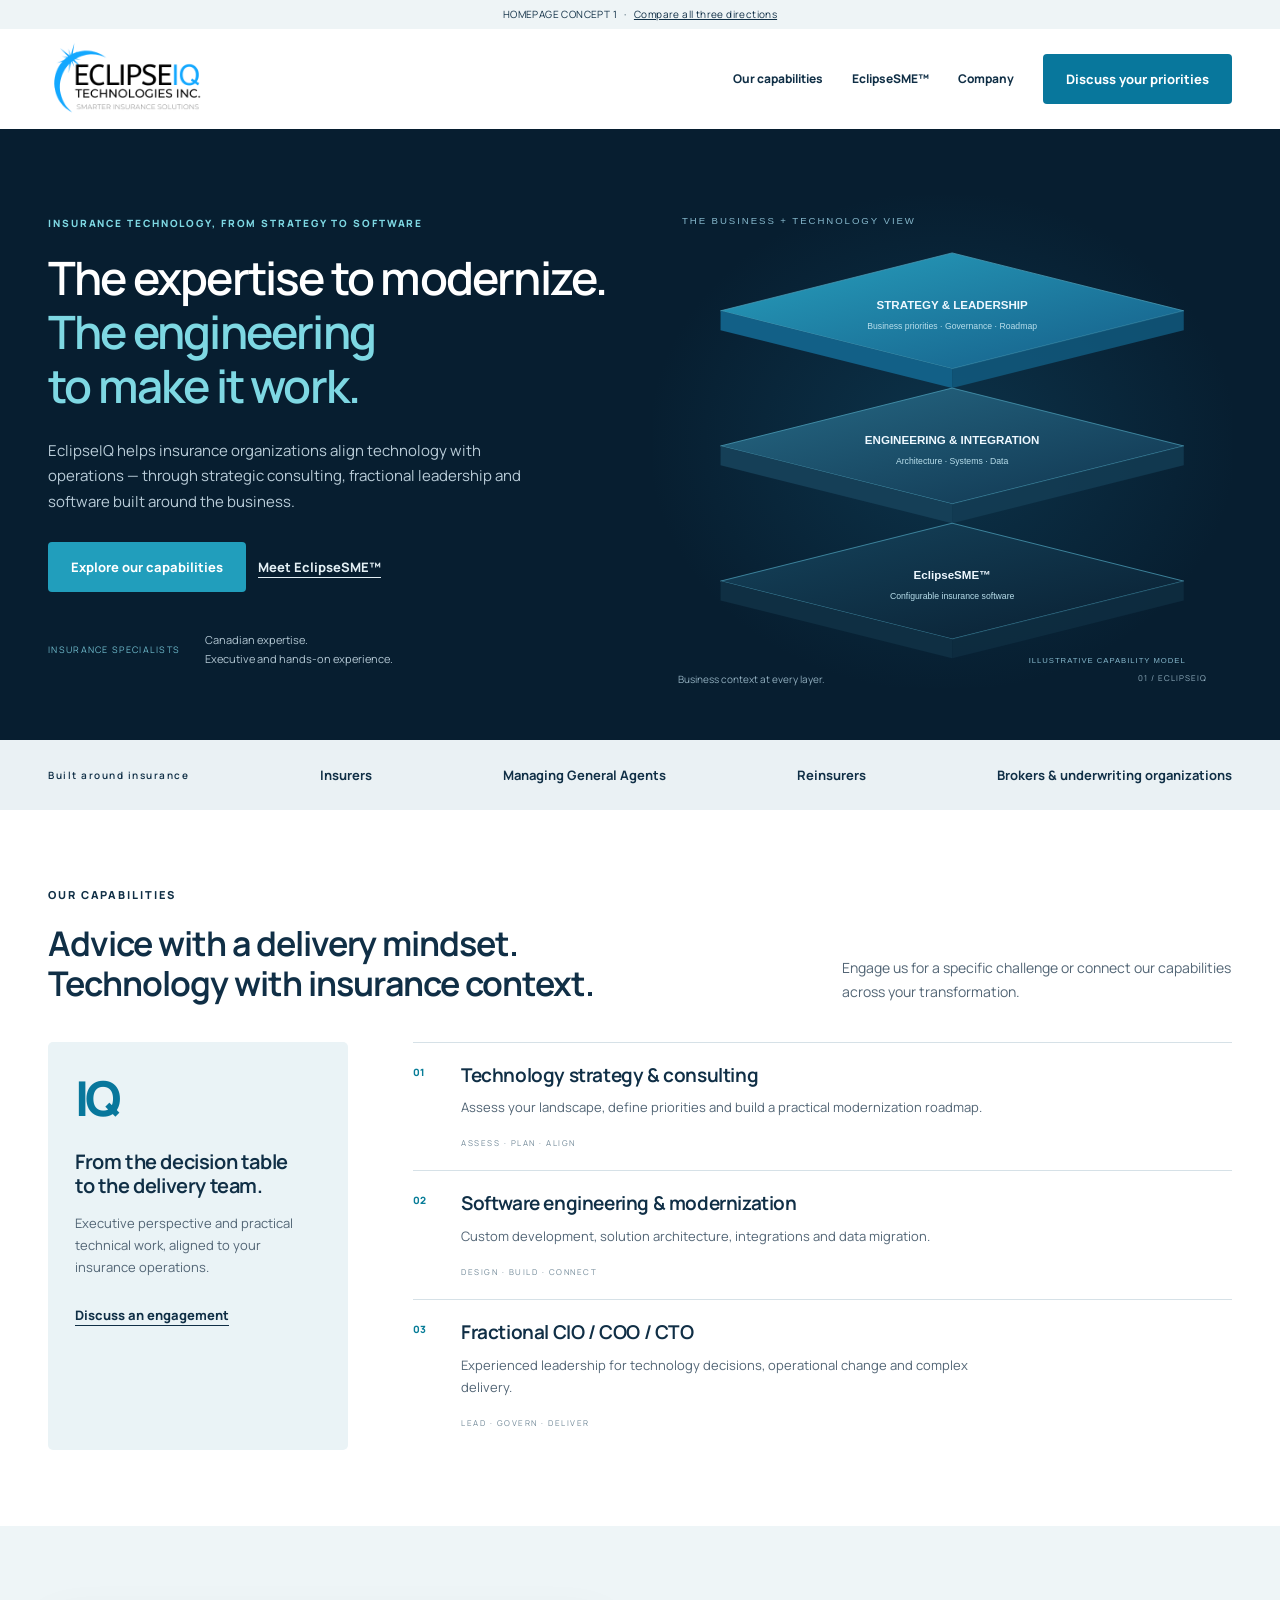
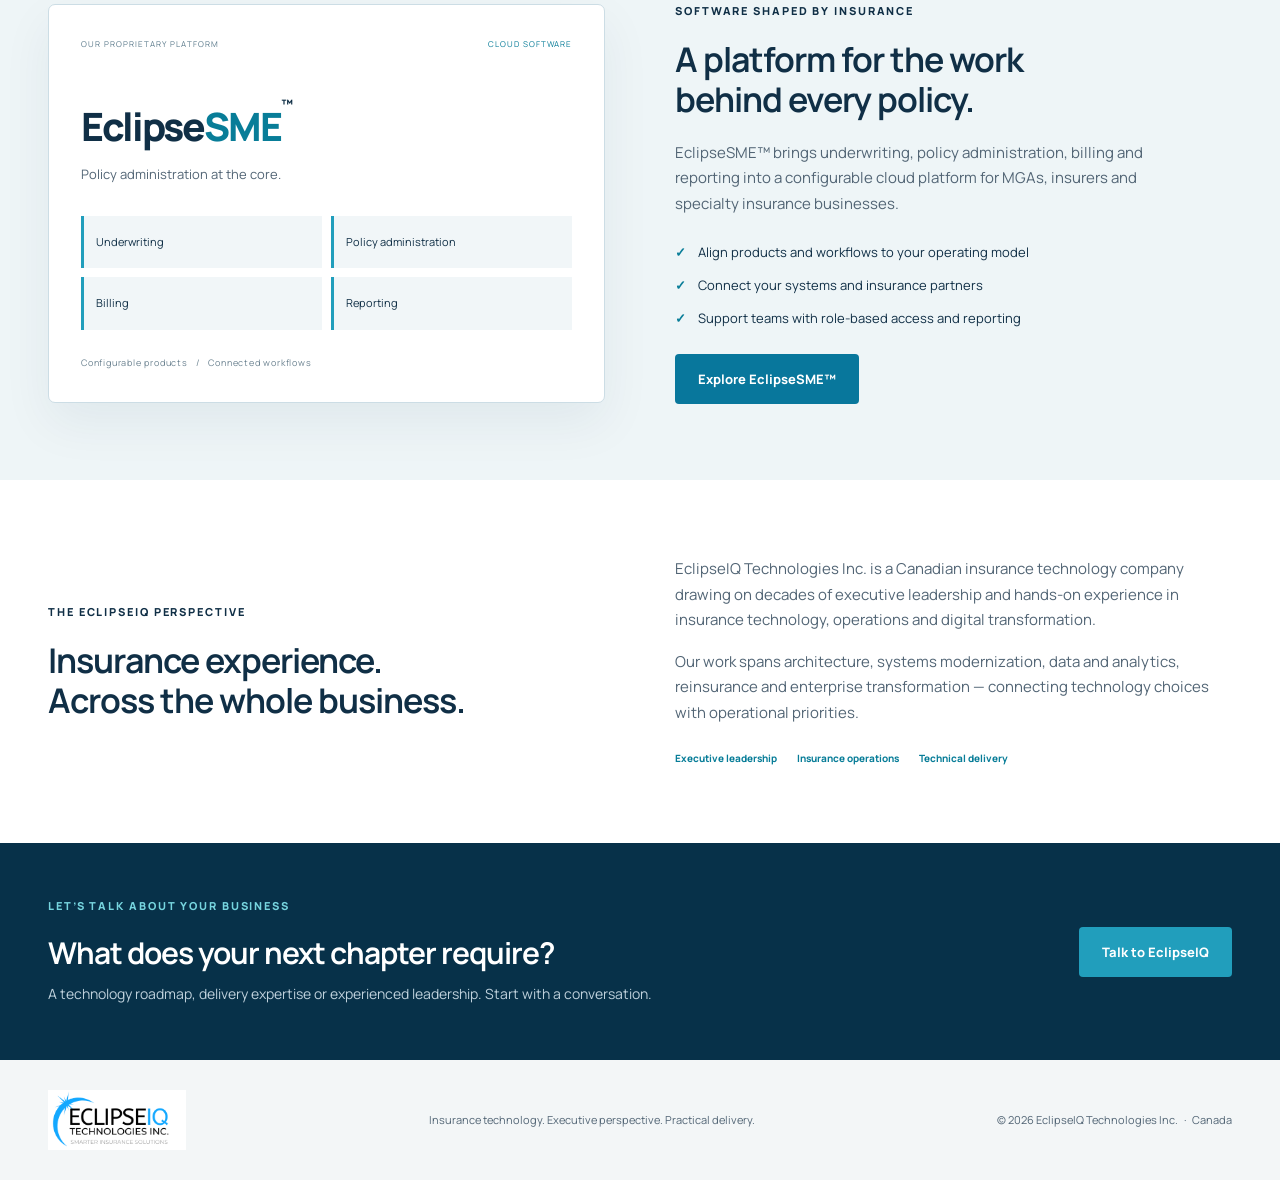
<file: review/homepage-concepts/concept-1.html>
<!doctype html><html lang="en"><head><meta charset="utf-8"><meta name="viewport" content="width=device-width,initial-scale=1"><meta name="robots" content="noindex,nofollow"><title>Integrated Intelligence | EclipseIQ concept 1</title><link rel="icon" href="assets/logo.png"><link rel="stylesheet" href="common.css"><link rel="stylesheet" href="concept-1.css"></head><body class="concept-1"><div class="review-return">HOMEPAGE CONCEPT 1 &nbsp; · &nbsp; <a href="index.html">Compare all three directions</a></div><a class="skip" href="#main">Skip to content</a><header class="header"><div class="wrap nav"><a href="#" aria-label="EclipseIQ home"><img class="logo" src="assets/logo.png" width="202" height="88" alt="EclipseIQ Technologies Inc. — Smarter Insurance Solutions"></a><button class="menu" aria-expanded="false" aria-controls="navigation">Menu</button><nav id="navigation" aria-label="Main navigation"><a href="#capabilities">Our capabilities</a><a href="#platform">EclipseSME™</a><a href="#company">Company</a><a class="btn" href="https://eclipseiq.ca/contact/">Discuss your priorities</a></nav></div></header><main id="main"><section class="hero"><div class="wrap hero-layout"><div class="hero-copy"><span class="eyebrow">Insurance technology, from strategy to software</span><h1>The expertise to modernize.<br><em>The engineering<br>to make it work.</em></h1><p>EclipseIQ helps insurance organizations align technology with operations — through strategic consulting, fractional leadership and software built around the business.</p><div class="actions"><a class="btn" href="#capabilities">Explore our capabilities</a><a class="textlink" href="#platform">Meet EclipseSME™</a></div><div class="hero-note"><span>INSURANCE SPECIALISTS</span><span>Canadian expertise.<br>Executive and hands-on experience.</span></div></div><div class="hero-art"><img src="assets/architecture.svg" alt="Three connected layers: strategy and leadership, engineering and integration, and EclipseSME insurance software."><div class="art-bottom"><span>Business context at every layer.</span><span>01 / ECLIPSEIQ</span></div></div></div></section><div class="audience"><div class="wrap"><div class="sectorbar"><span class="label">Built around insurance</span><span>Insurers</span><span>Managing General Agents</span><span>Reinsurers</span><span>Brokers & underwriting organizations</span></div></div></div>
<section class="section capabilities" id="capabilities"><div class="wrap"><div class="section-head"><div><span class="eyebrow">Our capabilities</span><h2>Advice with a delivery mindset.<br>Technology with insurance context.</h2></div><p>Engage us for a specific challenge or connect our capabilities across your transformation.</p></div><div class="cap-layout"><div class="cap-intro"><span class="number">IQ</span><h3>From the decision table<br>to the delivery team.</h3><p>Executive perspective and practical technical work, aligned to your insurance operations.</p><a class="textlink" href="https://eclipseiq.ca/contact/">Discuss an engagement</a></div><div class="service-list"><article><span>01</span><div><h3>Technology strategy & consulting</h3><p>Assess your landscape, define priorities and build a practical modernization roadmap.</p></div><small>ASSESS · PLAN · ALIGN</small></article><article><span>02</span><div><h3>Software engineering & modernization</h3><p>Custom development, solution architecture, integrations and data migration.</p></div><small>DESIGN · BUILD · CONNECT</small></article><article><span>03</span><div><h3>Fractional CIO / COO / CTO</h3><p>Experienced leadership for technology decisions, operational change and complex delivery.</p></div><small>LEAD · GOVERN · DELIVER</small></article></div></div></div></section>
<section class="product section" id="platform"><div class="wrap split"><div class="platform-model"><div class="model-top"><span>OUR PROPRIETARY PLATFORM</span><span class="cloud">CLOUD SOFTWARE</span></div><div class="platform-word">Eclipse<span>SME</span><sup>™</sup></div><p>Policy administration at the core.</p><div class="modules"><span>Underwriting</span><span>Policy administration</span><span>Billing</span><span>Reporting</span></div><div class="model-base">Configurable products &nbsp; / &nbsp; Connected workflows</div></div><div><span class="eyebrow">Software shaped by insurance</span><h2>A platform for the work<br>behind every policy.</h2><p class="bodycopy">EclipseSME™ brings underwriting, policy administration, billing and reporting into a configurable cloud platform for MGAs, insurers and specialty insurance businesses.</p><ul class="ticks"><li>Align products and workflows to your operating model</li><li>Connect your systems and insurance partners</li><li>Support teams with role-based access and reporting</li></ul><a class="btn" href="https://eclipsesme.com/" target="_blank" rel="noopener">Explore EclipseSME™</a></div></div></section>
<section class="section company" id="company"><div class="wrap split"><div><span class="eyebrow">The EclipseIQ perspective</span><h2>Insurance experience.<br>Across the whole business.</h2></div><div><p>EclipseIQ Technologies Inc. is a Canadian insurance technology company drawing on decades of executive leadership and hands-on experience in insurance technology, operations and digital transformation.</p><p style="margin-top:16px">Our work spans architecture, systems modernization, data and analytics, reinsurance and enterprise transformation — connecting technology choices with operational priorities.</p><div class="expertise"><span>Executive leadership</span><span>Insurance operations</span><span>Technical delivery</span></div></div></div></section><section class="contact"><div class="wrap"><div><span class="eyebrow">Let’s talk about your business</span><h2>What does your next chapter require?</h2><p>A technology roadmap, delivery expertise or experienced leadership. Start with a conversation.</p></div><a class="btn" href="https://eclipseiq.ca/contact/">Talk to EclipseIQ</a></div></section></main><footer class="footer"><div class="wrap"><img class="logo" src="assets/logo.png" width="202" height="88" alt="EclipseIQ Technologies Inc."><span>Insurance technology. Executive perspective. Practical delivery.</span><span>© 2026 EclipseIQ Technologies Inc. &nbsp; · &nbsp; Canada</span></div></footer><script src="concept.js"></script></body></html>
</file>
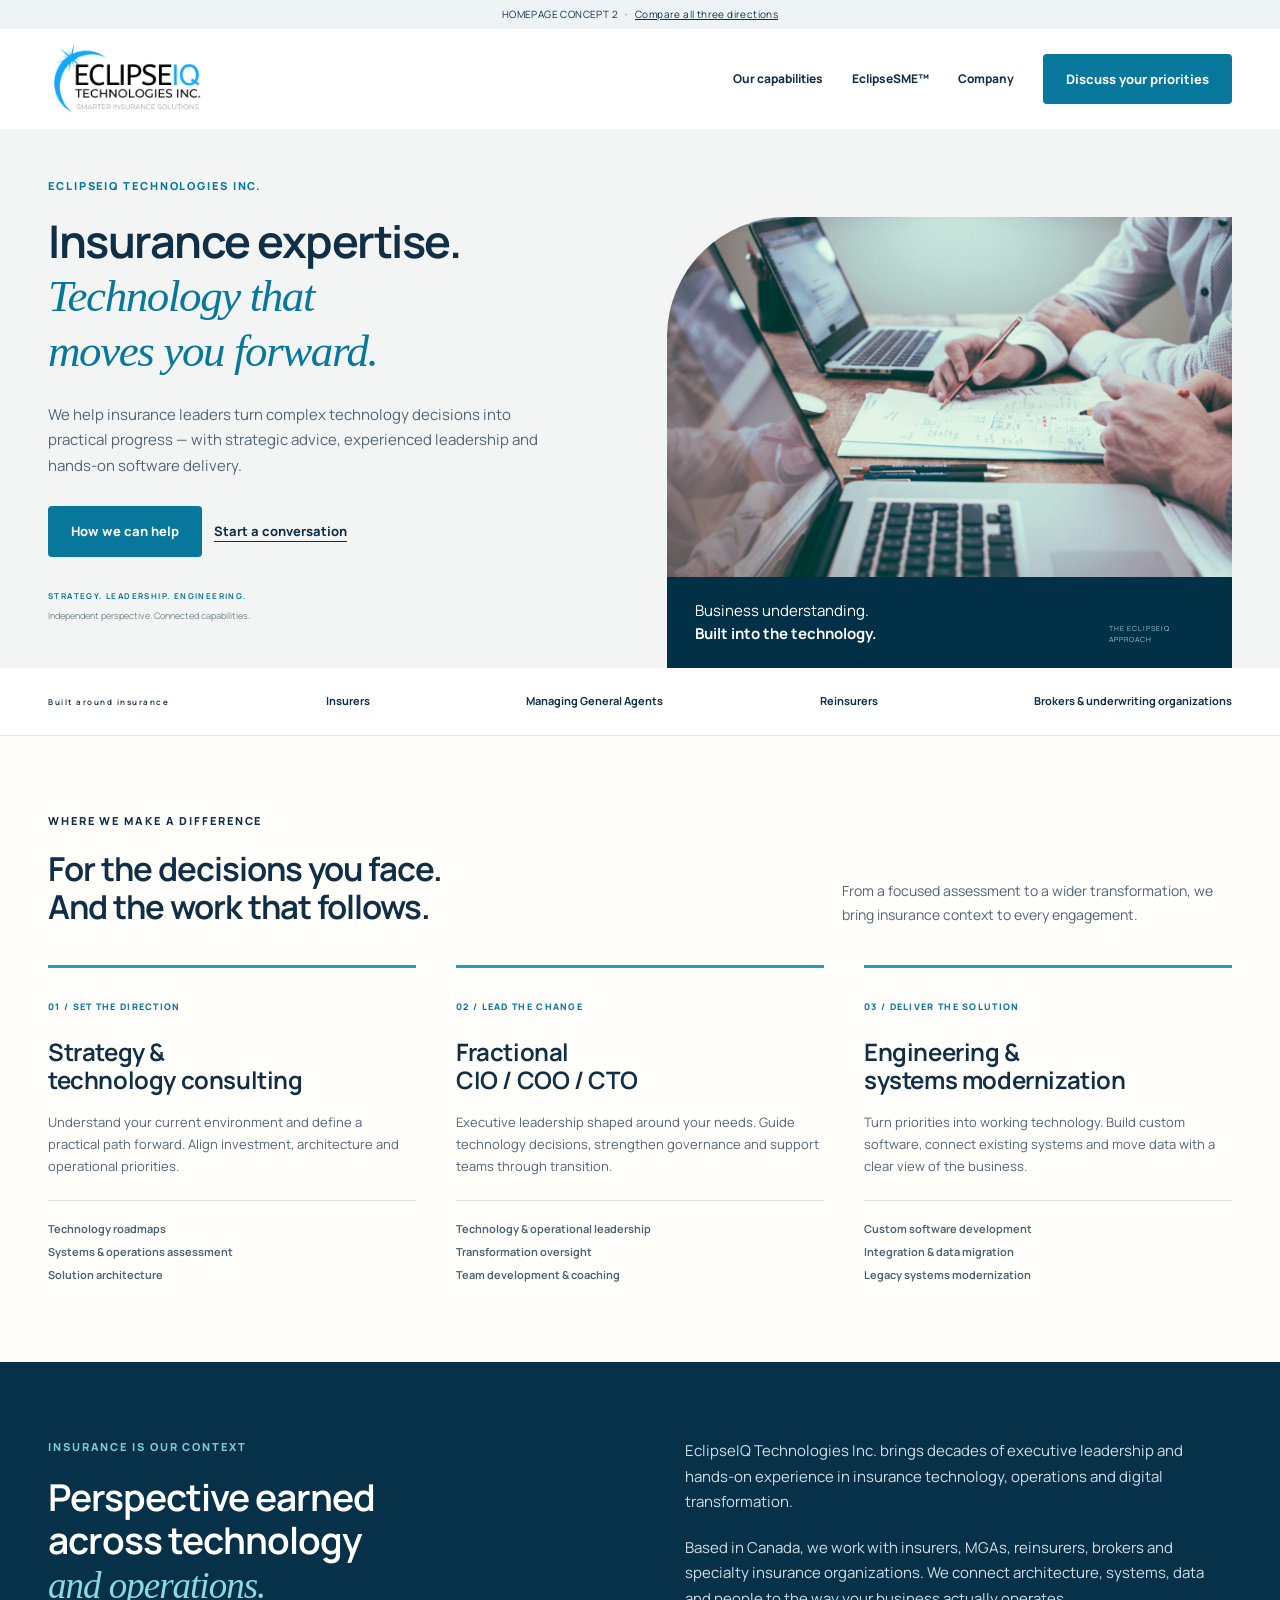
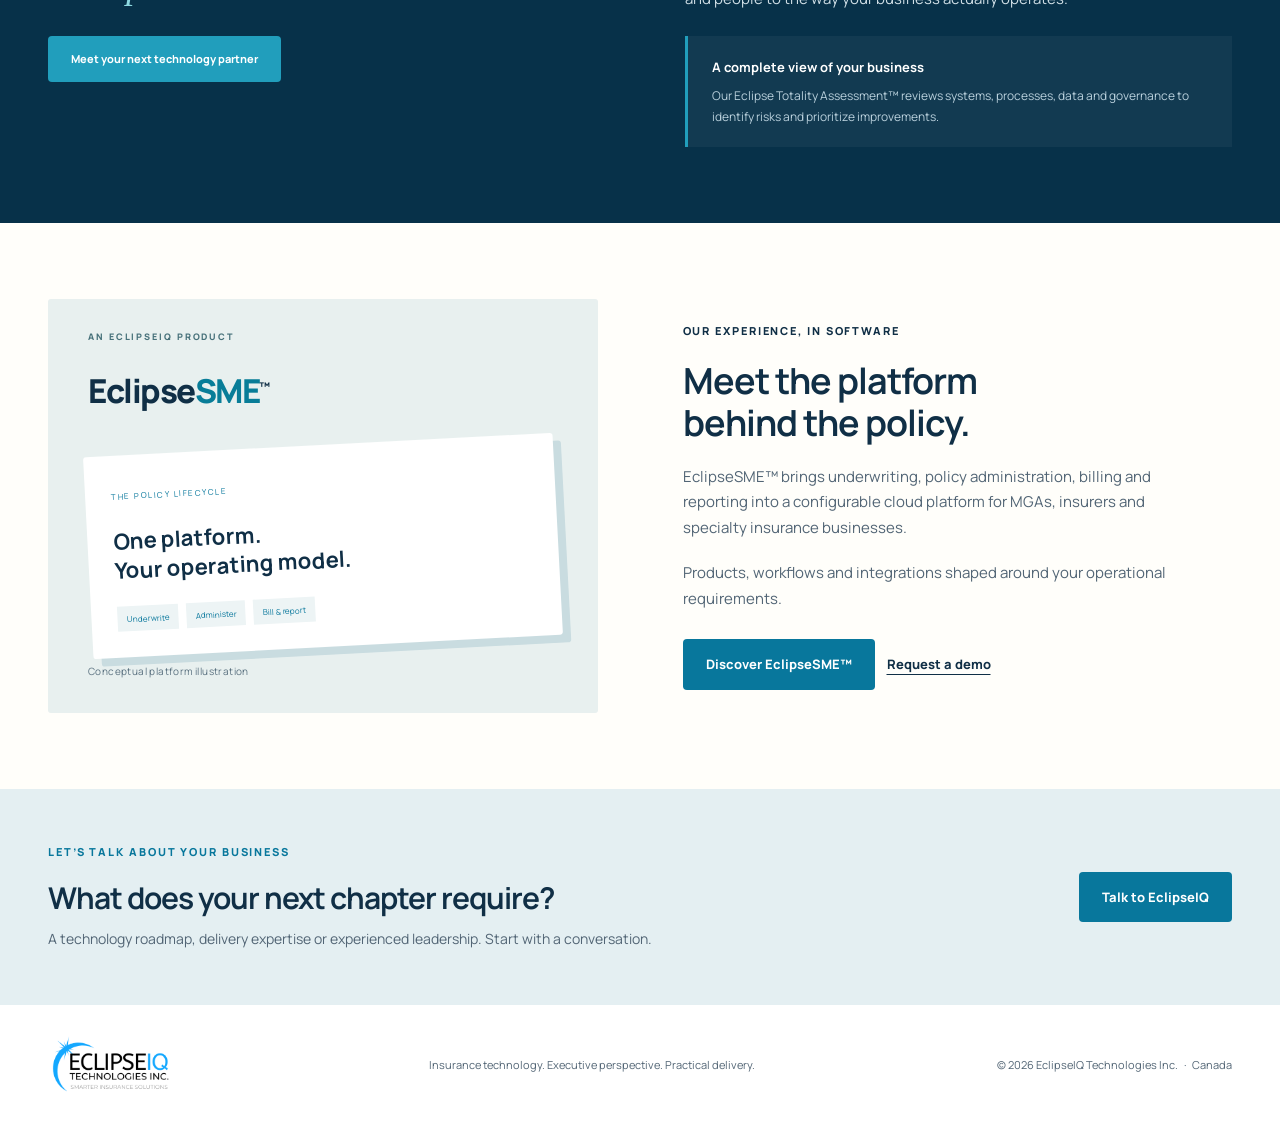
<file: review/homepage-concepts/concept-2.html>
<!doctype html><html lang="en"><head><meta charset="utf-8"><meta name="viewport" content="width=device-width,initial-scale=1"><meta name="robots" content="noindex,nofollow"><title>Executive Perspective | EclipseIQ concept 2</title><link rel="icon" href="assets/logo.png"><link rel="stylesheet" href="common.css"><link rel="stylesheet" href="concept-2.css"></head><body class="concept-2"><div class="review-return">HOMEPAGE CONCEPT 2 &nbsp; · &nbsp; <a href="index.html">Compare all three directions</a></div><a class="skip" href="#main">Skip to content</a><header class="header"><div class="wrap nav"><a href="#" aria-label="EclipseIQ home"><img class="logo" src="assets/logo.png" width="202" height="88" alt="EclipseIQ Technologies Inc. — Smarter Insurance Solutions"></a><button class="menu" aria-expanded="false" aria-controls="navigation">Menu</button><nav id="navigation" aria-label="Main navigation"><a href="#capabilities">Our capabilities</a><a href="#platform">EclipseSME™</a><a href="#company">Company</a><a class="btn" href="https://eclipseiq.ca/contact/">Discuss your priorities</a></nav></div></header><main id="main"><section class="hero"><div class="wrap"><div class="hero-grid"><div class="hero-copy"><span class="eyebrow">EclipseIQ Technologies Inc.</span><h1>Insurance expertise.<br><em>Technology that<br>moves you forward.</em></h1><p>We help insurance leaders turn complex technology decisions into practical progress — with strategic advice, experienced leadership and hands-on software delivery.</p><div class="actions"><a class="btn" href="#capabilities">How we can help</a><a class="textlink" href="https://eclipseiq.ca/contact/">Start a conversation</a></div><div class="hero-meta"><b>STRATEGY. LEADERSHIP. ENGINEERING.</b><span>Independent perspective. Connected capabilities.</span></div></div><figure class="hero-photo"><img src="assets/insurance-team.png" alt="A collaborative planning session with laptops and technical documents" width="800" height="534"><figcaption><span>Business understanding.<br><b>Built into the technology.</b></span><span class="photo-label">THE ECLIPSEIQ APPROACH</span></figcaption></figure></div></div></section><div class="audience"><div class="wrap"><div class="sectorbar"><span class="label">Built around insurance</span><span>Insurers</span><span>Managing General Agents</span><span>Reinsurers</span><span>Brokers & underwriting organizations</span></div></div></div>
<section class="section services" id="capabilities"><div class="wrap"><div class="section-head"><div><span class="eyebrow">Where we make a difference</span><h2>For the decisions you face.<br>And the work that follows.</h2></div><p>From a focused assessment to a wider transformation, we bring insurance context to every engagement.</p></div><div class="editorial-services"><article><span class="service-kicker">01 / SET THE DIRECTION</span><h3>Strategy &<br>technology consulting</h3><p>Understand your current environment and define a practical path forward. Align investment, architecture and operational priorities.</p><div class="service-tags">Technology roadmaps<br>Systems & operations assessment<br>Solution architecture</div></article><article><span class="service-kicker">02 / LEAD THE CHANGE</span><h3>Fractional<br>CIO / COO / CTO</h3><p>Executive leadership shaped around your needs. Guide technology decisions, strengthen governance and support teams through transition.</p><div class="service-tags">Technology & operational leadership<br>Transformation oversight<br>Team development & coaching</div></article><article><span class="service-kicker">03 / DELIVER THE SOLUTION</span><h3>Engineering &<br>systems modernization</h3><p>Turn priorities into working technology. Build custom software, connect existing systems and move data with a clear view of the business.</p><div class="service-tags">Custom software development<br>Integration & data migration<br>Legacy systems modernization</div></article></div></div></section>
<section class="company section" id="company"><div class="wrap company-grid"><div><span class="eyebrow">Insurance is our context</span><h2>Perspective earned<br>across technology<br><em>and operations.</em></h2><a class="btn" href="https://eclipseiq.ca/contact/">Meet your next technology partner</a></div><div class="company-copy"><p>EclipseIQ Technologies Inc. brings decades of executive leadership and hands-on experience in insurance technology, operations and digital transformation.</p><p>Based in Canada, we work with insurers, MGAs, reinsurers, brokers and specialty insurance organizations. We connect architecture, systems, data and people to the way your business actually operates.</p><div class="company-detail"><b>A complete view of your business</b><span>Our Eclipse Totality Assessment™ reviews systems, processes, data and governance to identify risks and prioritize improvements.</span></div></div></div></section>
<section class="section product" id="platform"><div class="wrap product-grid"><div class="product-cover"><span class="eyebrow">An EclipseIQ product</span><div class="product-name">Eclipse<span>SME</span><sup>™</sup></div><div class="policy-book"><span>THE POLICY LIFECYCLE</span><strong>One platform.<br>Your operating model.</strong><div class="book-steps"><span>Underwrite</span><span>Administer</span><span>Bill & report</span></div></div><span class="diagram-caption">Conceptual platform illustration</span></div><div><span class="eyebrow">Our experience, in software</span><h2>Meet the platform<br>behind the policy.</h2><p class="bodycopy">EclipseSME™ brings underwriting, policy administration, billing and reporting into a configurable cloud platform for MGAs, insurers and specialty insurance businesses.</p><p class="bodycopy">Products, workflows and integrations shaped around your operational requirements.</p><div class="actions"><a class="btn" href="https://eclipsesme.com/" target="_blank" rel="noopener">Discover EclipseSME™</a><a class="textlink" href="https://eclipsesme.com/contact/" target="_blank" rel="noopener">Request a demo</a></div></div></div></section><section class="contact"><div class="wrap"><div><span class="eyebrow">Let’s talk about your business</span><h2>What does your next chapter require?</h2><p>A technology roadmap, delivery expertise or experienced leadership. Start with a conversation.</p></div><a class="btn" href="https://eclipseiq.ca/contact/">Talk to EclipseIQ</a></div></section></main><footer class="footer"><div class="wrap"><img class="logo" src="assets/logo.png" width="202" height="88" alt="EclipseIQ Technologies Inc."><span>Insurance technology. Executive perspective. Practical delivery.</span><span>© 2026 EclipseIQ Technologies Inc. &nbsp; · &nbsp; Canada</span></div></footer><script src="concept.js"></script></body></html>
</file>
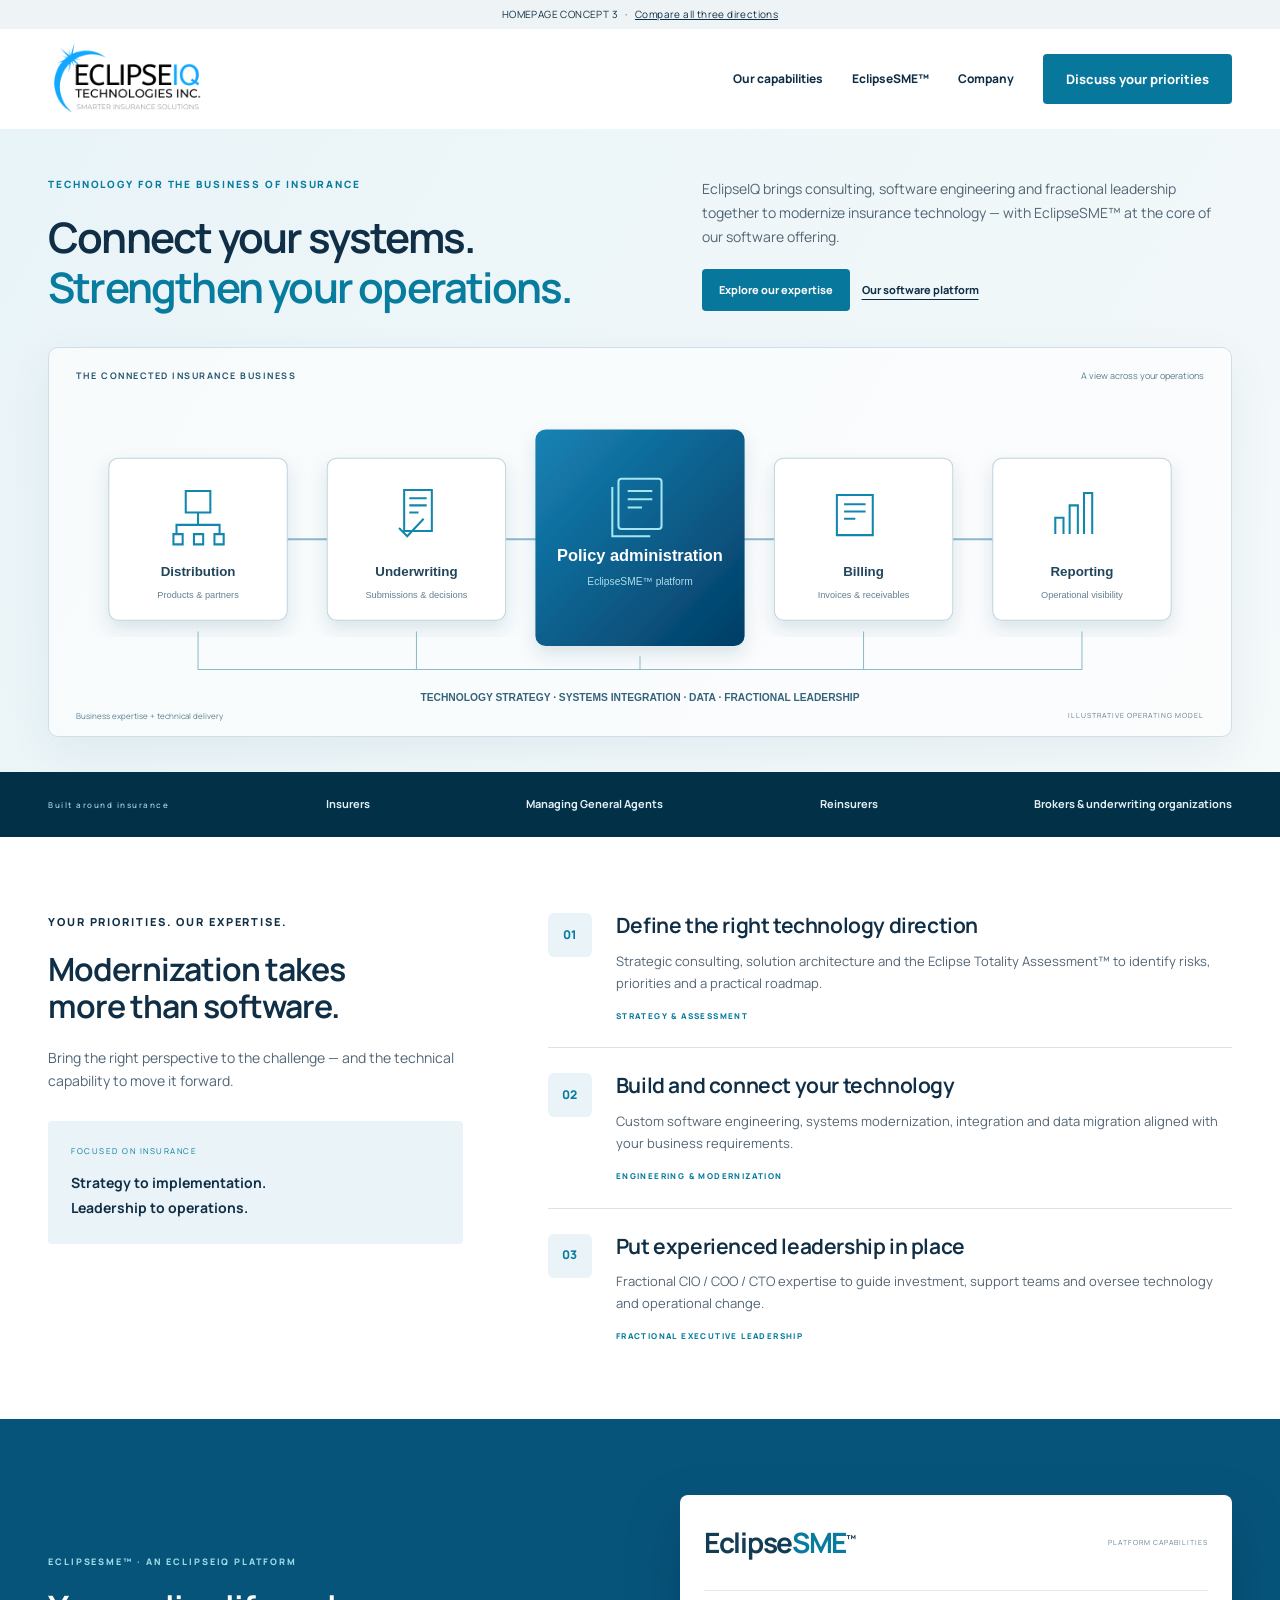
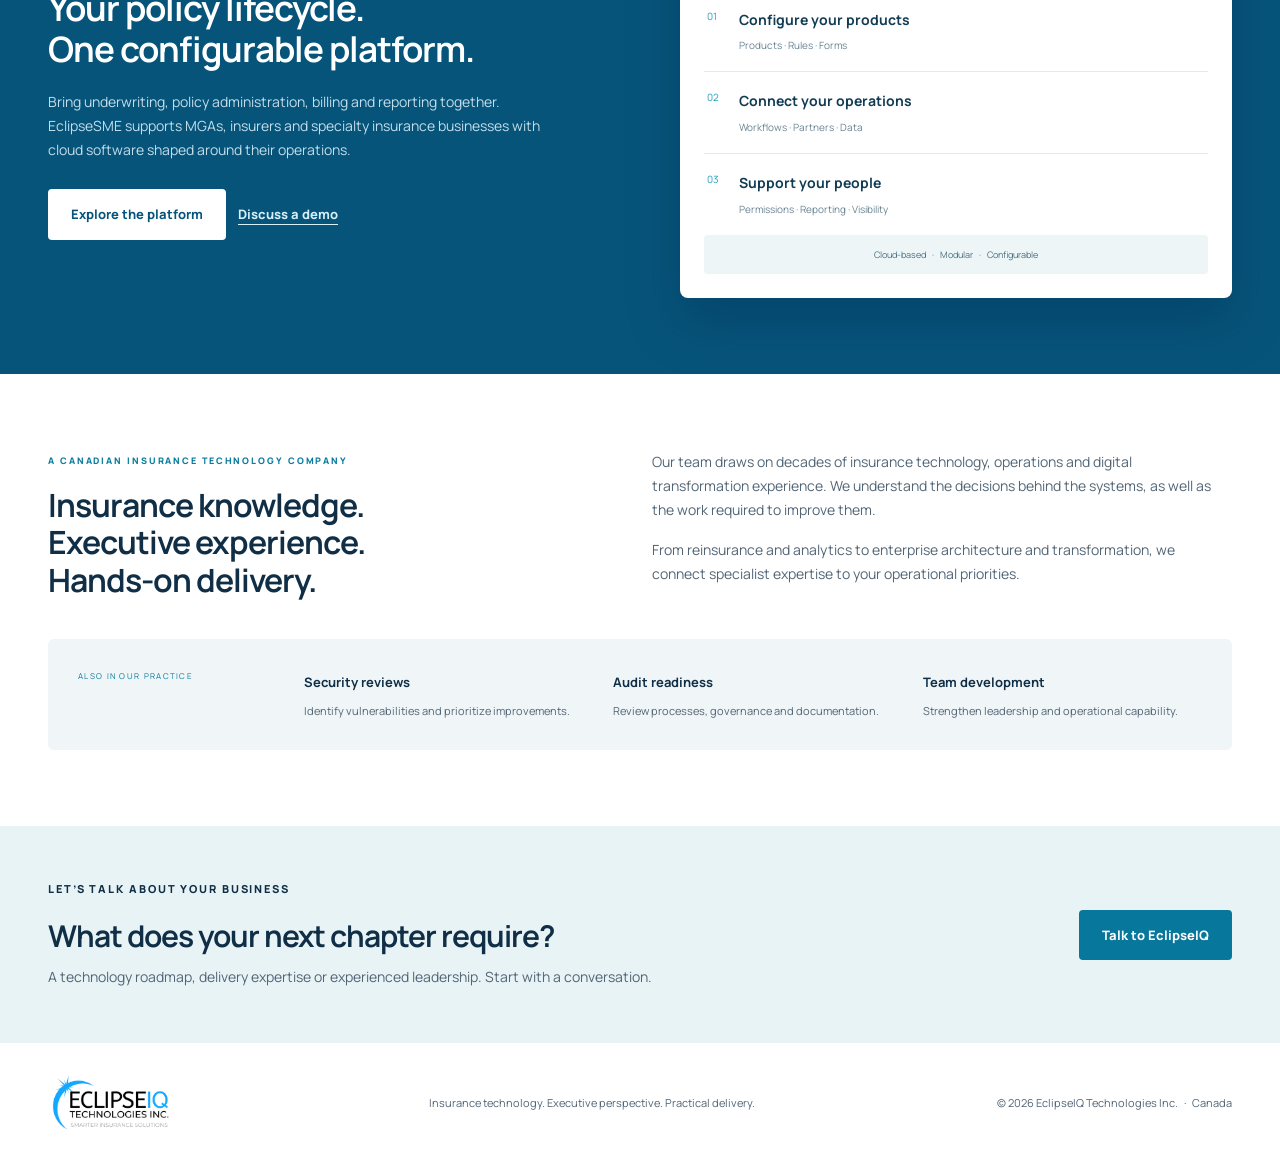
<file: review/homepage-concepts/concept-3.html>
<!doctype html><html lang="en"><head><meta charset="utf-8"><meta name="viewport" content="width=device-width,initial-scale=1"><meta name="robots" content="noindex,nofollow"><title>Connected Operations | EclipseIQ concept 3</title><link rel="icon" href="assets/logo.png"><link rel="stylesheet" href="common.css"><link rel="stylesheet" href="concept-3.css"></head><body class="concept-3"><div class="review-return">HOMEPAGE CONCEPT 3 &nbsp; · &nbsp; <a href="index.html">Compare all three directions</a></div><a class="skip" href="#main">Skip to content</a><header class="header"><div class="wrap nav"><a href="#" aria-label="EclipseIQ home"><img class="logo" src="assets/logo.png" width="202" height="88" alt="EclipseIQ Technologies Inc. — Smarter Insurance Solutions"></a><button class="menu" aria-expanded="false" aria-controls="navigation">Menu</button><nav id="navigation" aria-label="Main navigation"><a href="#capabilities">Our capabilities</a><a href="#platform">EclipseSME™</a><a href="#company">Company</a><a class="btn" href="https://eclipseiq.ca/contact/">Discuss your priorities</a></nav></div></header><main id="main"><section class="hero"><div class="wrap"><div class="hero-top"><div><span class="eyebrow">Technology for the business of insurance</span><h1>Connect your systems.<br><span>Strengthen your operations.</span></h1></div><div class="hero-description"><p>EclipseIQ brings consulting, software engineering and fractional leadership together to modernize insurance technology — with EclipseSME™ at the core of our software offering.</p><div class="actions"><a class="btn" href="#capabilities">Explore our expertise</a><a class="textlink" href="#platform">Our software platform</a></div></div></div><div class="operations"><div class="operations-title"><b>THE CONNECTED INSURANCE BUSINESS</b><span>A view across your operations</span></div><img src="assets/operations.svg" alt="Distribution, underwriting, policy administration, billing and reporting connected through technology strategy, integration, data and leadership."><ol class="mobile-operations"><li><span>01</span><div><b>Distribution</b><small>Products & partners</small></div></li><li><span>02</span><div><b>Underwriting</b><small>Submissions & decisions</small></div></li><li class="core"><span>03</span><div><b>Policy administration</b><small>EclipseSME™ platform</small></div></li><li><span>04</span><div><b>Billing</b><small>Invoices & receivables</small></div></li><li><span>05</span><div><b>Reporting</b><small>Operational visibility</small></div></li></ol><div class="operations-foot"><span>Business expertise + technical delivery</span><span>ILLUSTRATIVE OPERATING MODEL</span></div></div></div></section><div class="audience"><div class="wrap"><div class="sectorbar"><span class="label">Built around insurance</span><span>Insurers</span><span>Managing General Agents</span><span>Reinsurers</span><span>Brokers & underwriting organizations</span></div></div></div>
<section class="section expertise" id="capabilities"><div class="wrap expertise-layout"><div class="expertise-intro"><span class="eyebrow">Your priorities. Our expertise.</span><h2>Modernization takes<br>more than software.</h2><p>Bring the right perspective to the challenge — and the technical capability to move it forward.</p><div class="focus-note"><span>FOCUSED ON INSURANCE</span><b>Strategy to implementation.<br>Leadership to operations.</b></div></div><div class="capabilities"><article><div class="icon-block">01</div><div><h3>Define the right technology direction</h3><p>Strategic consulting, solution architecture and the Eclipse Totality Assessment™ to identify risks, priorities and a practical roadmap.</p><span class="cap-tag">STRATEGY & ASSESSMENT</span></div></article><article><div class="icon-block">02</div><div><h3>Build and connect your technology</h3><p>Custom software engineering, systems modernization, integration and data migration aligned with your business requirements.</p><span class="cap-tag">ENGINEERING & MODERNIZATION</span></div></article><article><div class="icon-block">03</div><div><h3>Put experienced leadership in place</h3><p>Fractional CIO / COO / CTO expertise to guide investment, support teams and oversee technology and operational change.</p><span class="cap-tag">FRACTIONAL EXECUTIVE LEADERSHIP</span></div></article></div></div></section>
<section class="product section" id="platform"><div class="wrap product-layout"><div><span class="eyebrow">EclipseSME™ · An EclipseIQ platform</span><h2>Your policy lifecycle.<br>One configurable platform.</h2><p class="bodycopy">Bring underwriting, policy administration, billing and reporting together. EclipseSME supports MGAs, insurers and specialty insurance businesses with cloud software shaped around their operations.</p><div class="actions"><a class="btn" href="https://eclipsesme.com/" target="_blank" rel="noopener">Explore the platform</a><a class="textlink" href="https://eclipsesme.com/contact/" target="_blank" rel="noopener">Discuss a demo</a></div></div><div class="platform-stack"><div class="stack-heading"><strong>Eclipse<span>SME</span><sup>™</sup></strong><span>PLATFORM CAPABILITIES</span></div><div class="stack-row"><span>01</span><b>Configure your products</b><small>Products · Rules · Forms</small></div><div class="stack-row"><span>02</span><b>Connect your operations</b><small>Workflows · Partners · Data</small></div><div class="stack-row"><span>03</span><b>Support your people</b><small>Permissions · Reporting · Visibility</small></div><div class="stack-footer">Cloud-based &nbsp; · &nbsp; Modular &nbsp; · &nbsp; Configurable</div></div></div></section>
<section class="section company" id="company"><div class="wrap"><div class="company-intro"><div><span class="eyebrow">A Canadian insurance technology company</span><h2>Insurance knowledge.<br>Executive experience.<br>Hands-on delivery.</h2></div><div><p>Our team draws on decades of insurance technology, operations and digital transformation experience. We understand the decisions behind the systems, as well as the work required to improve them.</p><p>From reinsurance and analytics to enterprise architecture and transformation, we connect specialist expertise to your operational priorities.</p></div></div><div class="assurance"><span>ALSO IN OUR PRACTICE</span><div><b>Security reviews</b><p>Identify vulnerabilities and prioritize improvements.</p></div><div><b>Audit readiness</b><p>Review processes, governance and documentation.</p></div><div><b>Team development</b><p>Strengthen leadership and operational capability.</p></div></div></div></section><section class="contact"><div class="wrap"><div><span class="eyebrow">Let’s talk about your business</span><h2>What does your next chapter require?</h2><p>A technology roadmap, delivery expertise or experienced leadership. Start with a conversation.</p></div><a class="btn" href="https://eclipseiq.ca/contact/">Talk to EclipseIQ</a></div></section></main><footer class="footer"><div class="wrap"><img class="logo" src="assets/logo.png" width="202" height="88" alt="EclipseIQ Technologies Inc."><span>Insurance technology. Executive perspective. Practical delivery.</span><span>© 2026 EclipseIQ Technologies Inc. &nbsp; · &nbsp; Canada</span></div></footer><script src="concept.js"></script></body></html>
</file>
<file: assets/styles.css>
@font-face{font-family:Manrope;src:url('fonts/manrope.woff2') format('woff2');font-weight:200 800;font-display:swap}
:root{--navy:#082c43;--ink:#15384e;--blue:#08779b;--turquoise:#219ebc;--muted:#526d7d;--pale:#eef5f8;--line:#d6e4eb;--white:#fff}
*{box-sizing:border-box}html{scroll-behavior:smooth;scroll-padding-top:25px}body{margin:0;color:var(--ink);background:#fff;font-family:Manrope,Arial,sans-serif;font-size:15px;line-height:1.8}h1,h2,h3,p,figure{margin:0}h1,h2,h3{font-weight:650;line-height:1.23}h1{font-size:43px;letter-spacing:-1.5px}h2{font-size:31px;letter-spacing:-.9px}h3{font-size:23px;letter-spacing:-.6px}p{color:var(--muted)}a{color:inherit;text-decoration:none}a:hover{color:var(--blue)}img{display:block;max-width:100%;height:auto}button,input,select,textarea{font:inherit}button{cursor:pointer}button:disabled{cursor:not-allowed;opacity:.6}[hidden]{display:none!important}a:focus-visible,button:focus-visible,input:focus-visible,select:focus-visible,textarea:focus-visible,summary:focus-visible{outline:3px solid #13a8ff;outline-offset:5px}sup{font-size:.36em;vertical-align:super;margin-left:2px}b{font-weight:750}.container{width:min(1192px,calc(100% - 80px));margin-inline:auto}.section{padding:62px 0}.eyebrow{color:var(--blue);font-size:10px;text-transform:uppercase;letter-spacing:1.6px;font-weight:800;margin-bottom:17px}.icon{display:block;width:26px;height:26px;flex-shrink:0}.button{display:inline-flex;align-items:center;justify-content:center;gap:12px;background:var(--blue);color:#fff;border:1px solid var(--blue);padding:12px 22px;min-height:46px;font-size:12px;font-weight:750;line-height:1.6;border-radius:4px;text-align:center}.button:hover{background:#045b7d;border-color:#045b7d;color:white}.button-outline{background:transparent;color:var(--ink);border-color:#adc7d3}.button-outline:hover{background:#e0eff4;color:var(--ink);border-color:#adc7d3}.button-light{background:#fff;border-color:#fff;color:var(--navy)}.button-light:hover{background:#e5f2f6;color:var(--navy);border-color:#e5f2f6}.button-small{padding:9px 18px;min-height:40px}.text-link{display:inline-block;color:var(--blue);font-size:12px;font-weight:750;text-decoration:underline;text-underline-offset:5px;text-decoration-thickness:1px}.text-link:hover{text-decoration-thickness:2px}.actions{display:flex;align-items:center;gap:15px 25px;flex-wrap:wrap;margin-top:26px}.sr-only{position:absolute;width:1px;height:1px;padding:0;margin:-1px;overflow:hidden;clip:rect(0,0,0,0);white-space:nowrap;border:0}.skip-link{position:absolute;top:-100px;left:15px;background:#fff;padding:12px;z-index:100}.skip-link:focus{top:10px}
/* Navigation: products first, with visible offerings and FAQ destinations. */
.header{background:#fff;border-bottom:1px solid #e1ebef;position:relative;z-index:30}.header-inner{display:flex;justify-content:space-between;align-items:center;gap:25px;min-height:98px;position:relative}.brand{display:inline-block;background:#fff;flex-shrink:0}.brand img{width:172px;height:auto}.header nav{display:flex;align-items:center;gap:29px;font-size:12px;font-weight:750}.header nav>a:not(.button){padding:17px 0;position:relative}.header nav>a:not(.button)::after{position:absolute;content:"";height:2px;left:0;right:0;bottom:8px;background:#219ebc;transform:scaleX(0);transform-origin:left}.header nav>a[aria-current=page]::after,.header nav>a:not(.button):hover::after{transform:scaleX(1)}.header nav>a[aria-current=page]{color:var(--blue)}.header .button{padding:11px 21px;min-height:42px;font-size:11px}.menu-toggle{display:none;align-items:center;gap:8px;padding:9px 12px;background:#fff;border:1px solid #b9cfd9;color:var(--ink);border-radius:3px;font-size:12px}.menu-toggle .icon{width:19px;height:19px}
/* Corporate introduction with a concrete software capability illustration. */
.tech-hero{background:#f0f6f9}.tech-hero-grid{display:grid;grid-template-columns:1fr 1.03fr;gap:66px;align-items:center;padding-block:48px}.hero-copy h1{font-size:43px;line-height:1.22;font-weight:650}.hero-copy h1>span{color:var(--blue)}.hero-copy>p:not(.eyebrow){font-size:15px;line-height:1.9;margin-top:23px;max-width:490px}.hero-copy .actions{margin-top:26px}.hero-foundation{display:flex;gap:13px 20px;flex-wrap:wrap;font-size:9px;color:#537486;margin-top:31px;font-weight:650}.hero-foundation>span{border-left:2px solid #219ebc;padding-left:9px}.hero-workspace{padding:25px 28px 16px;background:#092e46;border:1px solid #173e55;border-radius:9px;box-shadow:0 14px 40px #0b42551c;color:#fff;position:relative}.workspace-title{display:flex;justify-content:space-between;gap:20px;font-size:8px;letter-spacing:1px;color:#9ec7d9;padding-bottom:23px}.workspace-title>span:last-child{color:#82cbdc}.workspace-document{margin:0 18px;padding:23px 25px 22px;background:#fff;border-radius:5px;color:var(--ink);box-shadow:8px 8px 0 #315973}.document-head{display:flex;gap:15px;align-items:center}.document-head>.icon{width:40px;height:40px;color:#087d9f;padding:8px;border-radius:5px;background:#e5f2f6}.document-head span{font-size:7px;letter-spacing:1.2px;color:#58778b;display:block;font-weight:800}.document-head strong{font-size:30px;line-height:1.5;letter-spacing:-1.4px;font-weight:750;display:block}.workspace-document>p{font-size:11px;margin-top:13px}.workspace-capabilities{display:grid;grid-template-columns:1fr 1fr;gap:8px;margin-top:20px}.workspace-capabilities span{font-size:10px;padding:9px 11px;background:#eff5f8;border-left:2px solid #219ebc;font-weight:650}.workspace-delivery{display:grid;grid-template-columns:1fr 1fr;gap:14px;margin-top:26px;padding:0 5px}.workspace-delivery>div{display:flex;align-items:center;gap:12px;padding:12px;background:#153e57;border:1px solid #2a556d;border-radius:4px;font-size:10px;line-height:1.6;color:#d4eaf3}.workspace-delivery .icon{color:#83d6e3;width:23px;height:23px}.workspace-caption{font-size:8px;color:#91b7c9;margin-top:17px;text-align:center;letter-spacing:.25px}.audience{padding:21px 0;border-bottom:1px solid var(--line)}.audience>.container{display:flex;align-items:center;justify-content:space-between;gap:30px}.audience p{font-size:9px;letter-spacing:1px;text-transform:uppercase;color:#4b7186;font-weight:700}.audience>.container>div{display:flex;flex-wrap:wrap;gap:15px 35px;font-size:11px;font-weight:650}
/* A scalable product feature, backed by a deliberately small public catalog. */
.section-heading{display:flex;align-items:end;justify-content:space-between;gap:50px;margin-bottom:31px}.section-heading>p{max-width:330px;font-size:13px}.products-section{background:#082c43;color:#fff}.products-section .eyebrow{color:#8bd7e5}.products-section .section-heading>p{color:#b8d1df}.products-section .section-heading h2{color:#fff}.product-feature{display:grid;grid-template-columns:1fr 1fr;background:#fff;border:1px solid #d6e5ec;border-radius:7px;overflow:hidden;color:var(--ink)}.product-feature+.product-feature{margin-top:30px}.product-description{padding:33px 37px}.product-tag{display:inline-block;background:#e6f3f6;color:#087797;border-radius:3px;padding:5px 9px;font-size:8px;letter-spacing:1px;text-transform:uppercase;font-weight:800}.product-name{font-size:37px;letter-spacing:-1.5px;font-weight:800;line-height:1.3;color:var(--ink);margin:13px 0 14px}.product-description h3{font-size:25px;max-width:390px;line-height:1.3;letter-spacing:-.7px}.product-description>p:not(.product-name):not(.product-byline){font-size:13px;line-height:1.85;margin-top:15px}.product-description .actions{gap:20px;margin-top:23px}.product-byline{font-size:9px;color:#6b8492;margin-top:22px}.platform-visual{background:#eff5f8;padding:28px 28px 20px;display:flex;flex-direction:column;justify-content:center;min-width:0}.visual-top{display:flex;align-items:center;justify-content:space-between;gap:18px;padding-bottom:22px;color:#396279;font-weight:750;font-size:15px}.visual-top>span:last-child{font-size:6px;letter-spacing:1px;font-weight:550;color:#68899b}.policy-view{display:grid;grid-template-columns:1fr 1.25fr;gap:18px;align-items:center}.policy-rail{display:grid;gap:10px}.policy-rail span{background:#fff;border:1px solid #cadfe8;border-radius:4px;padding:12px 13px;color:#24516a;font-size:10px;font-weight:650;line-height:1.5}.policy-document{background:#fff;border:1px solid #c5dce7;padding:22px 19px;border-radius:4px;box-shadow:7px 7px 0 #d8e7ed;min-height:252px}.document-symbol{color:#08779b;margin-bottom:17px}.document-type{font-size:7px;letter-spacing:1px;color:#5f8498;font-weight:750}.policy-document strong{display:block;font-size:21px;line-height:1.3;letter-spacing:-.5px;margin-top:12px;color:#17465f}.policy-stages{display:flex;gap:5px;margin-top:20px;flex-wrap:wrap}.policy-stages span{font-size:8px;padding:5px 8px;background:#e5f3f5;color:#116783;border-radius:2px;font-weight:700}.document-lines{display:grid;gap:7px;margin-top:21px}.document-lines i{height:3px;display:block;background:#e0ebf0;border-radius:2px}.document-lines i:last-child{width:65%}.visual-foot{display:flex;justify-content:space-between;gap:12px;font-size:7px;color:#557c90;margin-top:29px;font-weight:650}.section-foot{margin-top:22px;display:flex;justify-content:space-between;gap:25px;align-items:center}.section-foot .text-link{color:#a2dfeb}.section-foot>span{font-size:10px;color:#a9c7d7}
/* Four offerings: a product band, an implementation feature and two practices. */
.offerings-section{background:#fff}.offerings-composition{display:grid;grid-template-columns:1fr 1fr;gap:0 30px}.offering{position:relative;display:grid;grid-template-columns:35px 1fr;gap:18px;padding:31px 0}.offering-number{font-size:11px;color:#08779b;font-weight:800;line-height:2.5}.offering h3{font-size:23px;line-height:1.3;max-width:450px}.offering-copy>p{font-size:13px;line-height:1.9;margin:14px 0 19px;max-width:520px}.offering-software{grid-column:1/-1;grid-template-columns:35px 1.5fr 1fr;gap:20px;background:#eaf4f7;padding:27px 31px;border-radius:5px}.offering-software .offering-copy{padding-right:20px}.offering-software-art{display:flex;align-items:center;justify-content:end;gap:23px;border-left:1px solid #c3dce6;padding-left:35px}.offering-software-art>span{font-size:30px;font-weight:800;letter-spacing:-1.5px;color:#116382}.offering-software-art>div{padding:18px;color:#08779b;background:#fff;border:1px solid #c5dfe9;box-shadow:5px 5px 0 #d0e7ed;border-radius:5px}.offering-software-art .icon{width:40px;height:40px}.offering-transformation{grid-column:1/-1;background:#0c344c;color:#fff;grid-template-columns:35px 1.6fr 1fr;gap:20px;padding:31px;border-radius:5px;margin-top:19px}.offering-transformation .offering-number{color:#85d1e1}.offering-transformation .offering-copy>p{color:#c5dbe6}.offering-transformation .text-link{color:#a0deea}.delivery-art{display:flex;flex-direction:column;justify-content:center;align-items:center;padding-inline:17px;font-size:10px;color:#d1e7f1;line-height:1.7}.delivery-art>span{display:block;width:100%;text-align:center;border:1px solid #447086;border-radius:3px;padding:9px;background:#173f56}.delivery-art>div{display:flex;align-items:center;justify-content:center;gap:15px;width:100%;padding:14px 0}.delivery-art i{width:19px;height:1px;background:#62b9cd}.delivery-art b{font-size:11px;color:#a3dce8;text-align:center;font-weight:650}.offering-consulting,.offering-leadership{margin-top:12px;border-bottom:1px solid #cbdfe8;padding-right:60px}.offering-icon{position:absolute;right:0;top:35px;color:#08779b;background:#eef6f8;padding:10px;border-radius:4px}.offering-icon .icon{width:23px;height:23px}.offering-consulting h3,.offering-leadership h3{font-size:22px}.company-section{background:#edf4f7}.company-summary{display:grid;grid-template-columns:1fr 1.25fr;gap:80px;align-items:center}.company-summary .text-link{margin-top:22px}.company-summary>div:last-child{border-left:3px solid #219ebc;padding-left:31px}.company-summary>div:last-child p{font-size:14px;line-height:1.9}.company-summary>div:last-child p+p{margin-top:15px}.faq-preview-layout{display:grid;grid-template-columns:.8fr 1.3fr;gap:85px}.faq-preview-layout>div:first-child>p:not(.eyebrow){font-size:14px;margin:19px 0 22px;max-width:300px}.faq-list details{padding:21px 0;border-bottom:1px solid #cedfe8}.faq-list details:first-child{border-top:1px solid #cedfe8}.faq-list summary{font-size:15px;font-weight:750;cursor:pointer;list-style:none;position:relative;padding-right:37px;line-height:1.65}.faq-list summary::-webkit-details-marker{display:none}.faq-list summary::after{content:'+';position:absolute;right:3px;top:0;color:#08779b;font-size:22px;line-height:1.1;font-weight:500}.faq-list details[open] summary::after{content:'−'}.faq-list details>p{font-size:13px;line-height:1.9;margin-top:13px;padding-right:25px}.contact-strip{background:#082c43;padding:36px 0;color:#fff}.contact-strip>.container{display:flex;justify-content:space-between;align-items:center;gap:35px}.contact-strip h2{font-size:25px;font-weight:600;letter-spacing:-.5px}.contact-strip p{font-size:13px;color:#bcd7e5;margin-top:11px}.contact-strip .button{background:#219ebc;border-color:#219ebc;color:#032b40;flex-shrink:0}.contact-strip .button:hover{background:#8ed9e6;border-color:#8ed9e6}
/* Interior pages. */
.page-intro{padding:42px 0;background:#edf4f7;border-bottom:1px solid #d6e5ec}.page-intro h1{font-size:37px;max-width:890px;line-height:1.25;letter-spacing:-1.1px}.intro-copy{font-size:15px;margin-top:19px;max-width:780px}.product-catalog{padding-bottom:40px}.product-capabilities{background:#f2f7f9}.capability-register{display:grid;grid-template-columns:1fr 1fr;gap:0 45px}.capability-register>div{display:flex;gap:20px;align-items:center;padding:23px 0;border-top:1px solid #cddfe8}.capability-register span{color:#08779b;font-size:10px;font-weight:750}.capability-register h3{font-size:18px}.scope-note{font-size:11px;margin-top:22px}.implementation-bridge>.container{display:flex;gap:60px;align-items:center;justify-content:space-between}.implementation-bridge>.container>div{max-width:690px}.implementation-bridge p:not(.eyebrow){font-size:14px;margin-top:20px}.implementation-bridge .button{flex-shrink:0;font-size:11px}.service-jump{display:flex;flex-wrap:wrap;gap:10px;padding-bottom:28px;border-bottom:1px solid #ccdfe7}.service-jump .text-link{padding:9px 12px;background:#edf5f8;border:1px solid #d1e2e9;border-radius:3px;font-size:10px;text-decoration:none}.service-jump .text-link:hover{background:#08779b;color:white;border-color:#08779b}.service-detail{display:grid;grid-template-columns:1fr 1.5fr;gap:65px;padding:38px 0;border-bottom:1px solid #ccdfe7}.service-title{position:relative;padding-left:47px}.service-number{position:absolute;left:0;top:0;font-size:10px;color:#08779b;font-weight:800}.service-title .icon{color:#08779b;margin-bottom:18px}.service-title h2{font-size:25px;line-height:1.3;max-width:380px}.service-detail>div:last-child>h3{font-size:20px;margin-bottom:16px}.service-detail p,.service-detail ul{font-size:13px;color:var(--muted);line-height:1.9}.service-detail ul{padding-left:18px;margin:18px 0}.service-detail li{margin-top:7px}.service-detail li::marker{color:#219ebc}.practice-notes{padding:17px 21px;background:#edf5f8;border-radius:3px}.practice-notes p{font-size:12px;line-height:1.8}.practice-notes p+p{margin-top:12px}.practice-note{font-size:12px!important;padding:17px;background:#edf5f8}.about-layout{display:grid;grid-template-columns:1fr 1.3fr;gap:75px;align-items:start}.company-signature{background:#082c43;color:#fff;padding:34px;border-radius:5px}.company-signature .eyebrow{color:#91d8e5}.company-signature h2{font-size:29px;line-height:1.3;font-weight:600}.signature-practices{display:grid;margin-top:27px}.signature-practices span{color:#c6e0eb;font-size:12px;border-top:1px solid #3d6479;padding:12px 0}.about-copy h2{font-size:28px;margin-bottom:20px}.about-copy p{font-size:14px;line-height:1.9}.about-copy p+p{margin-top:16px}.company-practice{background:#f0f6f8}.two-column{display:grid;grid-template-columns:1fr 1fr;gap:70px}.two-column>div{border-top:2px solid #219ebc;padding-top:25px}.two-column h3{font-size:22px}.two-column p{font-size:14px;margin:17px 0 20px}.faq-layout{display:grid;grid-template-columns:265px 1fr;gap:85px}.faq-index{align-self:start;position:sticky;top:25px;background:#edf4f7;border-radius:5px;padding:25px}.faq-index .text-link{display:block;margin-bottom:16px;line-height:1.8;font-size:12px}.faq-index p:not(.eyebrow){font-size:11px;margin:32px 0 12px}.faq-group+.faq-group{margin-top:42px}.faq-group-heading h2{font-size:26px}.faq-group-heading>p{font-size:12px;margin:10px 0 23px}.contact-layout{display:grid;grid-template-columns:.75fr 1.5fr;gap:65px;align-items:start}.contact-layout aside{background:#edf5f8;padding:26px;border-radius:4px;border-top:3px solid #219ebc}.contact-layout aside h2{font-size:26px}.contact-layout aside>p:not(.eyebrow){font-size:13px;margin-top:18px}.contact-layout aside .contact-discretion{font-size:11px;padding-top:18px;border-top:1px solid #cbdfe8}.legal{max-width:850px}.legal h2{font-size:23px;margin:30px 0 15px}.legal p:not(.eyebrow){font-size:13px;line-height:1.9;margin-bottom:15px}.legal a{color:#08779b;text-decoration:underline;text-underline-offset:3px}
.contact-form-wrap{background:#fff;border:1px solid var(--line);border-radius:6px;padding:30px;min-width:0}.form-note{font-size:12px;background:var(--pale);padding:14px 16px;border-radius:4px;margin-bottom:24px}.form-grid{display:grid;grid-template-columns:1fr 1fr;gap:0 22px}form label,form legend{display:block;font-size:12px;font-weight:750;color:var(--ink);margin-bottom:8px}form label>span{font-size:10px;font-weight:500;color:var(--muted)}form input:not([type=checkbox]),form select,form textarea{width:100%;min-width:0;max-width:100%;border:1px solid #afc4d0;background:#fff;color:var(--ink);border-radius:3px;padding:10px 12px;margin-bottom:20px;font-size:14px;line-height:1.5}form input:not([type=checkbox]),form select{min-height:44px}form textarea{resize:vertical;display:block}form select{padding-right:25px}form fieldset{border:0;padding:0;margin:0 0 18px;min-width:0}form legend{padding:0}.field-hint{font-size:11px;margin-top:-3px;margin-bottom:13px;line-height:1.7}.contact-options{display:flex;gap:20px;flex-wrap:wrap}.contact-options label{display:flex;gap:8px;align-items:center;font-size:12px;font-weight:550;margin:0}.contact-options input{accent-color:var(--blue);width:16px;height:16px;margin:0}.honeypot{position:absolute;left:-9999px;opacity:0;pointer-events:none}.form-privacy{font-size:11px;line-height:1.8;margin-bottom:22px}.form-privacy a{text-decoration:underline;text-underline-offset:3px;color:var(--blue)}form .button .icon{width:17px;height:17px}.form-status{padding:15px;background:#fff3ef;color:#8b3521;font-size:12px;line-height:1.8;margin-top:18px;border-radius:4px}.form-status[data-state=success]{background:#e8f6ef;color:#246046}.form-status[data-state=pending]{background:var(--pale);color:var(--ink)}
/* Form processing and privacy controls retain their existing DOM contracts. */
.contact-form-wrap{border:1px solid #ccdee7;border-radius:5px;box-shadow:0 6px 30px #02304707;padding:29px;min-width:0}.form-note{border-left:2px solid #219ebc}.footer{background:#eef4f7;padding-top:35px;border-top:1px solid #d7e5ec}.footer-content{display:grid;grid-template-columns:1.2fr .85fr 1fr;gap:65px;padding-bottom:30px}.footer .brand{padding:7px 9px;border-radius:3px}.footer .brand img{width:145px}.footer-content h2{font-size:10px;letter-spacing:1px;text-transform:uppercase;margin:10px 0 15px}.footer-content>div>a:not(.brand){display:block;font-size:11px;color:#496a7e;margin-top:7px;width:max-content;max-width:100%}.footer-content>div>a:hover{color:#08779b;text-decoration:underline}.footer-content>div>p{font-size:10px;line-height:1.8;margin-top:13px}.footer-bottom{display:flex;justify-content:space-between;align-items:center;gap:25px;border-top:1px solid #cbdde7;padding-block:18px;font-size:9px;color:#547486}.footer-bottom>div{display:flex;align-items:center;gap:22px}.cookie-preferences{background:none;border:0;padding:0;font-size:9px;color:inherit;text-decoration:underline;text-underline-offset:3px}.cookie-banner{position:fixed;bottom:18px;left:50%;transform:translateX(-50%);z-index:50;display:flex;gap:25px;align-items:center;width:min(850px,calc(100% - 32px));background:#fff;padding:24px;border:1px solid #b8ccd6;box-shadow:0 8px 35px #02304730;border-radius:7px}.cookie-banner h2{font-size:17px;letter-spacing:-.3px;margin-bottom:9px}.cookie-banner p{font-size:11px;line-height:1.8}.cookie-banner p a{text-decoration:underline;text-underline-offset:3px}.cookie-actions{display:flex;gap:9px;flex-shrink:0}.cookie-actions .button{font-size:11px}
@media(max-width:1050px){.container{width:calc(100% - 56px)}.header nav{gap:21px}.header-inner{min-height:94px}.brand img{width:163px}.tech-hero-grid{gap:35px}.hero-copy h1{font-size:37px}.hero-workspace{padding:22px 20px 15px}.workspace-document{margin-inline:10px;padding:22px 18px}.workspace-title{font-size:7px;gap:15px}.workspace-delivery{gap:10px;padding:0}.workspace-delivery>div{font-size:9px;padding:11px 10px;gap:9px}.workspace-capabilities span{font-size:9px;padding:9px}.product-description{padding:30px}.product-name{font-size:33px}.product-description h3{font-size:23px}.platform-visual{padding:25px 20px}.policy-view{gap:13px;grid-template-columns:1fr 1.25fr}.policy-rail span{padding:11px 10px;font-size:9px}.policy-document{padding:20px 16px}.policy-document strong{font-size:19px}.visual-foot{font-size:6px;gap:10px}.offering-software,.offering-transformation{padding:26px;gap:17px}.offering-software-art{padding-left:25px;gap:18px}.offering-software-art>span{font-size:26px}.offering-software-art>div{padding:14px}.offering-software-art .icon{width:32px;height:32px}.company-summary{gap:45px}.faq-preview-layout{gap:45px}.service-detail{gap:40px}.faq-layout{gap:45px;grid-template-columns:230px 1fr}.about-layout{gap:45px}.company-signature{padding:28px}.company-signature h2{font-size:26px}.two-column{gap:45px}.contact-layout{gap:40px}.footer-content{gap:40px}}
@media(max-width:850px){.js .menu-toggle:not([hidden]){display:inline-flex}.js .header nav{display:none;position:absolute;top:100%;left:-28px;right:-28px;background:#fff;padding:20px 28px;box-shadow:0 12px 20px #082c4314;border-bottom:1px solid #cfdee7;z-index:30;flex-direction:column;gap:0;align-items:stretch}.js .header nav.is-open{display:flex}.js .header nav>a:not(.button){padding:13px 0}.js .header nav>a::after{display:none}.js .header .nav-contact{margin-top:9px;padding:12px 18px}.header-inner{min-height:88px}.brand img{width:150px}.header nav{gap:15px;font-size:11px}.hero-copy h1{font-size:32px;letter-spacing:-1px}.hero-copy>p:not(.eyebrow){font-size:13px;line-height:1.85}.hero-copy .eyebrow{font-size:8px;letter-spacing:1px}.tech-hero-grid{gap:25px;padding-block:35px}.hero-workspace{padding:19px 16px 13px}.workspace-title{font-size:6px;padding-bottom:19px;gap:12px}.workspace-document{margin-inline:4px;padding:19px 16px}.document-head{gap:10px}.document-head strong{font-size:25px}.document-head span{font-size:6px}.document-head>.icon{width:34px;height:34px;padding:7px}.workspace-document>p{font-size:10px}.workspace-capabilities{grid-template-columns:1fr;gap:5px;margin-top:15px}.workspace-capabilities span{font-size:9px;padding:6px 9px}.workspace-delivery>div{font-size:8px;gap:8px;padding:9px}.workspace-delivery .icon{width:18px;height:18px}.workspace-delivery{margin-top:21px}.workspace-caption{font-size:6px;margin-top:13px}.hero-foundation{gap:8px 12px;font-size:8px;margin-top:25px}.hero-copy .actions{gap:18px}.hero-copy .button{font-size:11px;padding:12px 17px}.hero-copy .text-link{font-size:11px}.audience>.container{display:block;text-align:center}.audience>.container>div{justify-content:center;margin-top:10px;gap:13px 25px;font-size:10px}.section{padding:49px 0}.section-heading{gap:28px}.section-heading h2{font-size:28px}.section-heading>p{font-size:12px;max-width:260px}.product-feature{grid-template-columns:1.1fr 1fr}.product-description{padding:27px 24px}.product-name{font-size:31px}.product-description h3{font-size:22px}.product-description>p:not(.product-name):not(.product-byline){font-size:12px}.product-description .actions{gap:17px}.product-description .button{font-size:11px;padding:11px 16px}.product-description .text-link{font-size:11px}.platform-visual{padding:23px 17px}.visual-top{font-size:13px;gap:10px;align-items:start}.visual-top>span:last-child{font-size:5px;max-width:65px;line-height:1.7;text-align:right}.policy-view{grid-template-columns:1fr;gap:15px}.policy-rail{display:flex;flex-wrap:wrap;gap:6px}.policy-rail span{font-size:7px;padding:5px 7px;flex:1 1 80px}.policy-document{min-height:215px;padding:19px;margin:0 10px}.policy-document strong{font-size:19px}.policy-stages{margin-top:14px}.document-symbol{margin-bottom:11px}.document-lines{margin-top:15px}.visual-foot{gap:8px;flex-wrap:wrap;justify-content:center;margin-top:20px;font-size:6px}.section-foot>span{font-size:9px;max-width:280px;text-align:right}.offering h3{font-size:21px}.offering-copy>p{font-size:12px}.offering-software,.offering-transformation{grid-template-columns:25px 1.5fr 1fr;gap:17px;padding:25px}.offering-software-art{padding-left:20px;gap:12px;flex-wrap:wrap;justify-content:center}.offering-software-art>span{font-size:23px}.offering-software-art>div{padding:12px}.offering-software-art .icon{width:28px;height:28px}.delivery-art{padding:0;font-size:9px}.delivery-art b{font-size:10px}.delivery-art>div{gap:9px}.offering-consulting,.offering-leadership{padding-right:0;padding-top:66px}.offering-icon{right:auto;left:53px;top:15px;padding:9px}.offering-number{font-size:10px}.offering-icon .icon{width:20px;height:20px}.offering-consulting h3,.offering-leadership h3{font-size:21px}.company-summary{gap:35px}.company-summary h2{font-size:27px}.company-summary>div:last-child{padding-left:25px}.company-summary>div:last-child p{font-size:13px}.faq-preview-layout{gap:35px}.faq-preview-layout h2{font-size:27px}.faq-preview-layout>div:first-child>p:not(.eyebrow){font-size:13px}.faq-list summary{font-size:14px}.faq-list details>p{font-size:12px}.contact-strip h2{font-size:22px}.page-intro h1{font-size:33px}.intro-copy{font-size:14px}.capability-register{gap:0 30px}.capability-register h3{font-size:16px}.implementation-bridge>.container{gap:30px}.implementation-bridge h2{font-size:27px}.implementation-bridge p:not(.eyebrow){font-size:13px}.implementation-bridge .button{max-width:220px}.service-detail{gap:30px;grid-template-columns:1fr 1.4fr}.service-title{padding-left:35px}.service-title h2{font-size:22px}.service-detail>div:last-child>h3{font-size:18px}.service-detail p,.service-detail ul{font-size:12px}.company-signature{padding:25px}.company-signature h2{font-size:23px}.about-copy h2{font-size:25px}.about-copy p{font-size:13px}.about-layout{gap:35px;grid-template-columns:1fr 1.3fr}.two-column{gap:35px}.two-column h3{font-size:21px}.two-column p{font-size:13px}.faq-layout{grid-template-columns:190px 1fr;gap:35px}.faq-index{padding:21px}.faq-index .text-link{font-size:11px}.faq-group-heading h2{font-size:24px}.contact-layout{gap:30px}.contact-layout aside{padding:23px}.contact-layout aside>p:not(.eyebrow){font-size:12px}.contact-layout aside h2{font-size:24px}.contact-form-wrap{padding:23px}.form-grid{gap:0 15px}.contact-options{gap:13px}.footer-content{gap:30px}}
@media(max-width:600px){.container{width:calc(100% - 40px)}.header-inner{min-height:84px}.js .header nav{left:-20px;right:-20px;padding-inline:20px}.brand img{width:147px}.tech-hero-grid{grid-template-columns:1fr;gap:29px;padding-block:32px}.hero-copy h1{font-size:35px;line-height:1.2;letter-spacing:-1.15px}.hero-copy .eyebrow{font-size:9px;letter-spacing:1px}.hero-copy>p:not(.eyebrow){font-size:14px;line-height:1.85;margin-top:20px}.hero-copy .actions{gap:22px;margin-top:23px}.hero-copy .button{font-size:12px;padding:12px 18px}.hero-copy .text-link{font-size:12px}.hero-foundation{gap:10px 15px;font-size:8px;line-height:1.7;margin-top:24px}.hero-workspace{padding:20px 20px 15px}.workspace-title{font-size:7px;padding-bottom:19px}.workspace-document{margin-inline:8px;padding:21px}.document-head span{font-size:7px}.document-head strong{font-size:28px}.document-head>.icon{width:38px;height:38px}.workspace-document>p{font-size:11px}.workspace-capabilities{grid-template-columns:1fr 1fr;gap:7px}.workspace-capabilities span{font-size:8px;padding:8px 9px}.workspace-delivery{gap:12px;margin-top:22px}.workspace-delivery>div{font-size:9px;padding:11px;gap:10px}.workspace-delivery .icon{width:21px;height:21px}.workspace-caption{font-size:7px;margin-top:15px}.audience{padding:20px 0}.audience p{font-size:8px}.audience>.container>div{font-size:10px;gap:9px 22px}.section{padding:40px 0}.section-heading{display:block;margin-bottom:25px}.section-heading h2{font-size:28px}.section-heading>p{font-size:13px;max-width:400px;margin-top:17px}.eyebrow{font-size:9px;letter-spacing:1.4px;margin-bottom:15px}.product-feature{grid-template-columns:1fr}.product-description{padding:26px 24px}.product-name{font-size:34px}.product-description h3{font-size:25px;max-width:330px}.product-description>p:not(.product-name):not(.product-byline){font-size:13px}.product-description .actions{gap:20px}.product-description .button{font-size:11px;padding:11px 17px}.product-description .text-link{font-size:11px}.product-byline{font-size:9px;margin-top:20px}.platform-visual{padding:25px 20px}.visual-top{font-size:15px;padding-bottom:20px}.visual-top>span:last-child{font-size:6px;max-width:none}.policy-view{grid-template-columns:1fr 1.25fr;gap:12px}.policy-rail{display:grid;gap:9px}.policy-rail span{font-size:8px;padding:10px 9px}.policy-document{padding:18px 14px;margin:0;min-height:239px}.policy-document strong{font-size:19px}.policy-stages{gap:4px}.policy-stages span{font-size:7px;padding:4px 6px}.document-type{font-size:6px}.visual-foot{font-size:6px;gap:10px;justify-content:space-between;margin-top:23px}.section-foot{display:block;margin-top:23px}.section-foot>span{display:block;text-align:left;max-width:none;font-size:9px;margin-top:14px;line-height:1.9}.offering-software,.offering-transformation{grid-template-columns:23px 1fr;gap:13px;padding:23px}.offering-software .offering-copy{padding:0}.offering h3{font-size:22px;line-height:1.3}.offering-copy>p{font-size:13px;margin:13px 0 17px}.offering-software-art{grid-column:2;justify-content:space-between;flex-wrap:nowrap;border-left:0;border-top:1px solid #c4dce6;padding:20px 0 0;margin-top:7px}.offering-software-art>span{font-size:28px}.offering-software-art>div{padding:12px}.offering-software-art .icon{width:29px;height:29px}.offering-transformation{margin-top:17px}.delivery-art{grid-column:2;margin-top:12px}.delivery-art>span{font-size:10px;padding:8px}.delivery-art>div{padding:12px}.delivery-art b{font-size:11px}.offerings-composition{grid-template-columns:1fr;gap:0}.offering-consulting,.offering-leadership{margin-top:17px;padding:29px 0 26px 0;grid-template-columns:23px 1fr;gap:13px}.offering-consulting h3,.offering-leadership h3{font-size:22px;padding-right:32px}.offering-icon{left:auto;right:0;top:27px;background:none;padding:0}.offering-icon .icon{width:23px;height:23px}.offering-consulting .offering-copy>p,.offering-leadership .offering-copy>p{font-size:13px}.company-summary{grid-template-columns:1fr;gap:25px}.company-summary h2{font-size:28px}.company-summary .text-link{margin-top:19px}.company-summary>div:last-child{padding-left:22px}.company-summary>div:last-child p{font-size:14px}.faq-preview-layout{grid-template-columns:1fr;gap:26px}.faq-preview-layout>div:first-child>p:not(.eyebrow){max-width:400px;font-size:14px;margin:16px 0 20px}.faq-preview-layout h2{font-size:28px}.faq-list summary{font-size:14px;padding-right:32px}.faq-list details>p{font-size:13px;padding-right:5px}.faq-list details{padding:19px 0}.contact-strip{padding:31px 0}.contact-strip>.container{display:block}.contact-strip h2{font-size:24px;line-height:1.3}.contact-strip p{font-size:13px}.contact-strip .button{margin-top:22px}.page-intro{padding:32px 0}.page-intro h1{font-size:31px;letter-spacing:-1px}.intro-copy{font-size:14px;margin-top:17px}.capability-register{grid-template-columns:1fr}.capability-register>div{padding:20px 0}.capability-register h3{font-size:18px}.implementation-bridge>.container{display:block}.implementation-bridge h2{font-size:28px}.implementation-bridge p:not(.eyebrow){font-size:14px;margin-top:17px}.implementation-bridge .button{margin-top:24px;max-width:none}.service-jump{gap:8px;padding-bottom:22px}.service-jump .text-link{flex:1 1 135px;padding:10px 11px;font-size:10px}.service-detail{grid-template-columns:1fr;gap:22px;padding:28px 0}.service-title{padding-left:36px}.service-title h2{font-size:25px;max-width:none}.service-title .icon{margin-bottom:14px}.service-detail>div:last-child>h3{font-size:20px}.service-detail p,.service-detail ul{font-size:13px}.practice-notes{padding:17px}.practice-notes p{font-size:12px}.about-layout{grid-template-columns:1fr;gap:30px}.company-signature{padding:27px}.company-signature h2{font-size:28px}.signature-practices{margin-top:24px}.signature-practices span{font-size:12px}.about-copy h2{font-size:27px}.about-copy p{font-size:14px}.two-column{grid-template-columns:1fr;gap:30px}.two-column h3{font-size:23px}.two-column p{font-size:14px}.faq-layout{grid-template-columns:1fr;gap:28px}.faq-index{position:static;padding:22px}.faq-index .text-link{font-size:12px;margin-bottom:12px}.faq-index p:not(.eyebrow){margin:22px 0 10px;font-size:11px}.faq-group-heading h2{font-size:25px}.faq-group+.faq-group{margin-top:35px}.contact-layout{grid-template-columns:1fr;gap:28px}.contact-layout aside{padding:24px}.contact-layout aside h2{font-size:26px}.contact-layout aside>p:not(.eyebrow){font-size:14px}.contact-layout aside .contact-discretion{font-size:12px}.contact-form-wrap{padding:21px}.form-grid{grid-template-columns:1fr}.form-note{font-size:11px;padding:12px}.contact-options{gap:12px}.contact-options label{font-size:11px}.field-hint{font-size:10px}.footer-content{grid-template-columns:1fr 1fr;gap:25px}.footer-brand{grid-column:1/-1}.footer-content h2{font-size:10px;margin-top:0}.footer-content>div>a:not(.brand){font-size:11px}.footer-bottom{display:block;font-size:9px}.footer-bottom>div{margin-top:10px;gap:20px}.cookie-banner{padding:19px;bottom:12px;display:block}.cookie-banner h2{font-size:16px}.cookie-banner p{font-size:11px}.cookie-actions{margin-top:15px}.cookie-actions .button{flex:1}.legal h2{font-size:22px}.legal p:not(.eyebrow){font-size:13px}}
@media(max-width:360px){.container{width:calc(100% - 32px)}.hero-copy h1{font-size:30px}.hero-copy .eyebrow{font-size:8px}.js .header nav{left:-16px;right:-16px}.hero-workspace{padding:18px 14px 13px}.workspace-title{font-size:6px}.workspace-document{margin-inline:4px;padding:19px 16px}.document-head strong{font-size:25px}.workspace-capabilities span{font-size:7px}.workspace-delivery>div{font-size:8px;padding:9px;gap:8px}.workspace-caption{font-size:6px}.product-description{padding:23px 21px}.product-description h3{font-size:23px}.platform-visual{padding:22px 15px}.policy-view{gap:10px}.policy-rail span{font-size:7px;padding:9px 8px}.policy-document{padding:17px 12px;min-height:225px}.policy-document strong{font-size:17px}.policy-stages span{font-size:6px;padding:4px 5px}.visual-foot{font-size:5px;gap:8px}.offering-software,.offering-transformation{padding:20px;gap:11px}.offering h3{font-size:21px}.offering-software-art>span{font-size:24px}.offering-software-art>div{padding:9px}.company-signature h2{font-size:25px}.contact-form-wrap{padding:17px}.contact-options{gap:10px}.contact-options label{font-size:10px}.footer-content{gap:22px}}
@media(max-width:850px){html:not(.js) .header-inner{flex-wrap:wrap;padding-block:12px}html:not(.js) .header nav{width:100%;flex-wrap:wrap;padding-bottom:10px}}
@media(prefers-reduced-motion:reduce){html{scroll-behavior:auto}}

/* Enterprise visual system: substantial imagery, two business areas, editorial practices. */
@font-face{font-family:'IBM Plex Sans';src:url('fonts/ibm-plex-sans.woff2') format('woff2');font-weight:100 700;font-display:swap}
body{font-family:'IBM Plex Sans',Arial,sans-serif;font-size:16px;line-height:1.75;color:#16394f}
h1,h2,h3,.product-name{font-family:Manrope,Arial,sans-serif;font-weight:650}
h2{font-size:32px;letter-spacing:-1px;line-height:1.25}
.eyebrow{font-size:11px;letter-spacing:1.7px;font-weight:650}
.container{width:min(1200px,calc(100% - 80px))}
.section{padding:64px 0}
.text-link{font-size:14px;font-weight:600;text-underline-offset:6px}
.button{font-size:14px;font-weight:600;padding:12px 24px;border-radius:3px;min-height:47px}
.header{border-bottom:0;box-shadow:0 1px 0 #193e4f14}
.header-inner{min-height:96px}
.header nav{font-size:14px;gap:32px;font-weight:600}
.header .button{font-size:13px;padding:11px 23px;min-height:44px}
.header nav>a:not(.button){padding-block:20px}
.header nav>a:not(.button)::after{bottom:10px}
.brand img{width:174px}
/* The hero uses an editorial engineering image instead of a miniature UI diagram. */
.tech-hero{position:relative;background:#052c43;isolation:isolate;overflow:hidden;color:#fff}
.hero-image{position:absolute;inset:0;width:100%;height:100%;object-fit:cover;object-position:center 57%;z-index:-2}
.hero-shade{position:absolute;inset:0;background:#011d3029;z-index:-1}
.tech-hero-grid{display:block;min-height:520px;padding-block:62px 93px}
.hero-copy{max-width:505px}
.hero-copy .eyebrow{font-size:10px;color:#9ddfeb;letter-spacing:1.6px;margin-bottom:22px}
.hero-copy h1{font-size:44px;line-height:1.2;letter-spacing:-1.4px;font-weight:600;text-shadow:0 2px 18px #02182566}
.hero-copy h1>span{color:#a0e4ed}
.hero-copy>p:not(.eyebrow){font-size:17px;line-height:1.8;color:#dfedf4;max-width:465px;margin-top:24px;text-shadow:0 2px 10px #02182566}
.hero-copy .actions{gap:15px;margin-top:29px}
.hero-copy .button{background:#219ebc;border-color:#219ebc;color:#022b3e}
.hero-copy .button:hover{background:#8bd7e5;border-color:#8bd7e5;color:#022b3e}
.hero-copy .button-outline{background:#092e4680;color:white;border-color:#8fb4c5}
.hero-copy .button-outline:hover{background:#fff;color:#093349;border-color:white}
.business-paths{position:relative;z-index:1;background:#fff}
.business-paths>.container{display:grid;grid-template-columns:1fr 1fr;position:relative;margin-top:-34px;box-shadow:0 8px 35px #082c4312}
.business-path{display:block;padding:26px 32px 25px;background:#fff;border-top:3px solid #219ebc;position:relative}
.business-path+.business-path{background:#edf6f8;border-top-color:#0c4a68}
.path-label{font-size:10px;letter-spacing:1.6px;text-transform:uppercase;color:#08779b;font-weight:700}
.business-path h2{font-size:23px;letter-spacing:-.6px;margin-top:10px;line-height:1.3;color:#103d55}
.business-path p{font-size:14px;margin-top:10px;line-height:1.7;color:#537385;max-width:460px}
.path-action{display:inline-block;font-size:13px;font-weight:600;color:#08779b;margin-top:18px;border-bottom:1px solid #96c7d6;line-height:1.7}
.business-path:hover .path-action{text-decoration:none;border-bottom:2px solid #08779b}
.business-path:focus-visible{outline-offset:-5px}
.audience{padding:25px 0 24px;border-bottom:1px solid #d9e6ed}
.audience p{font-size:10px;letter-spacing:1px;font-weight:600}
.audience>.container>div{font-size:12px;gap:15px 36px;font-weight:500}
.section-heading{gap:50px;margin-bottom:34px}
.section-heading h2{font-size:32px}
.section-heading>p{font-size:15px;line-height:1.8;max-width:335px}
/* Products and Services occupy a shared composition rather than repeated cards. */
.offerings-section{padding-top:60px;background:#fff}
.offerings-composition{display:grid;grid-template-columns:.95fr 1.7fr;gap:0 53px;align-items:stretch}
.offering{margin:0;border-radius:0}
.offering-software{grid-column:1;grid-row:1 / span 3;display:flex;flex-direction:column;padding:29px 29px 0;background:#edf4f7;border:1px solid #dbe8ee;border-radius:4px;overflow:hidden;gap:0}
.offering-software .offering-number{display:block;margin-bottom:20px;font-size:12px;line-height:1.4}
.offering-software .offering-copy{padding:0}
.offering-software h3{font-size:25px;line-height:1.3;letter-spacing:-.6px}
.offering-copy>p{font-size:15px;line-height:1.8;margin-top:15px;margin-bottom:19px}
.offering-software-art{display:block;position:relative;margin-top:auto;margin-left:-29px;margin-right:-29px;border:0;padding:18px 0 0;width:calc(100% + 58px);overflow:hidden}
.offering-software-art img{width:100%;height:258px;object-fit:cover;object-position:center}
.offering-software-art>span{display:block;background:#0a354d;color:#cceaf3;font-family:'IBM Plex Sans',Arial,sans-serif;font-size:11px;letter-spacing:.2px;font-weight:500;text-align:left;padding:12px 21px}
.offering-software-art>span sup{font-size:8px}
.offering:not(.offering-software){grid-column:2;display:grid;grid-template-columns:30px 1fr;gap:19px;background:transparent;color:#15394e;border:0;border-bottom:1px solid #d0e1e9;padding:22px 58px 27px 0;margin:0;border-radius:0}
.offering:not(.offering-software) .offering-copy{padding:0}
.offering:not(.offering-software) h3{font-size:24px;line-height:1.3;letter-spacing:-.6px;max-width:530px}
.offering:not(.offering-software) .offering-number{font-size:11px;color:#08779b;line-height:2}
.offering:not(.offering-software) .offering-copy>p{font-size:15px;line-height:1.8;color:#526d7d;max-width:550px;margin-top:13px;margin-bottom:16px}
.offering:not(.offering-software) .text-link{color:#08779b}
.offering-icon{position:absolute;left:auto;right:0;top:25px;padding:10px;background:#eef5f8;border-radius:3px}
.offering-icon .icon{width:23px;height:23px;color:#08779b}
/* The product illustration is a concept render, never presented as actual UI. */
.products-section{background:#edf4f7;color:#14394f;border-top:1px solid #deeaef}
.products-section .eyebrow{color:#08779b}
.products-section .section-heading h2{color:#14394f}
.products-section .section-heading>p{color:#526d7d}
.product-feature{display:grid;grid-template-columns:1fr 1.08fr;overflow:hidden;border-radius:4px;border:0;background:#fff;box-shadow:0 9px 35px #0c3a4f08}
.product-description{padding:36px 38px}
.product-tag{font-family:'IBM Plex Sans',Arial,sans-serif;font-size:9px;font-weight:600;letter-spacing:1.1px;padding:5px 9px;border-radius:2px}
.product-name{font-size:38px;margin-top:15px;margin-bottom:18px;font-weight:750}
.product-description h3{font-size:25px;line-height:1.35;max-width:400px;letter-spacing:-.6px}
.product-description>p:not(.product-name):not(.product-byline){font-size:15px;line-height:1.8;margin-top:17px}
.product-description .actions{gap:21px;margin-top:25px}
.product-description .button{font-size:13px;padding:11px 20px}
.product-description .text-link{font-size:13px}
.product-byline{font-size:11px;line-height:1.7;margin-top:22px;color:#6d8492}
.product-capability-list{list-style:none;padding:19px 0 0;margin:24px 0 0;border-top:1px solid #d9e6ed;display:grid;grid-template-columns:1fr 1fr;gap:10px 18px;font-size:12px;line-height:1.7;color:#466d81}
.product-capability-list li{padding-left:15px;position:relative}
.product-capability-list li::before{content:'✓';position:absolute;left:0;color:#08779b}
.platform-visual{display:block;margin:0;padding:0;min-width:0;position:relative;background:#e0eef4}
.platform-visual>img{width:100%;height:100%;min-height:430px;object-fit:cover;object-position:56% center}
.platform-visual figcaption{position:absolute;bottom:0;left:0;right:0;background:#0a344ce8;color:#c7e1ed;padding:13px 19px;font-size:10px;line-height:1.7;text-align:left;letter-spacing:.2px}
.section-foot{margin-top:24px}
.section-foot .text-link{color:#08779b}
.section-foot>span{color:#5e7d8e;font-size:12px}
/* Insurance experience is a substantial chapter, with no invented proof points. */
.company-section{background:#092e46;color:#fff}
.company-summary{grid-template-columns:1fr 1.2fr;gap:70px;align-items:center}
.company-summary .eyebrow{color:#8bd9e7}
.company-summary h2{font-size:32px;font-weight:600}
.company-summary .text-link{color:#a1dfeb;font-size:14px;margin-top:24px}
.company-summary>div:last-child{border-left:1px solid #41687d;padding-left:39px}
.company-summary>div:last-child p{color:#c2d9e6;font-size:16px;line-height:1.85}
.company-summary>div:last-child p+p{margin-top:19px}
.faq-preview-layout{grid-template-columns:.9fr 1.35fr;gap:75px}
.faq-preview-layout h2{font-size:31px}
.faq-preview-layout>div:first-child>p:not(.eyebrow){font-size:15px;line-height:1.8;max-width:330px}
.faq-list details{padding:22px 0}
.faq-list summary{font-size:16px;font-weight:600;line-height:1.7;padding-right:38px}
.faq-list summary::after{font-size:24px}
.faq-list details>p{font-size:15px;line-height:1.8}
.contact-strip{background:#dfedf3;color:#14384e;padding-block:36px}
.contact-strip h2{font-size:27px;color:#14384e;font-weight:600}
.contact-strip p{font-size:15px;color:#567285}
.contact-strip .button{background:#08779b;color:#fff;border-color:#08779b}
.contact-strip .button:hover{background:#045b7d;border-color:#045b7d;color:#fff}
/* Navigation and the same visual language extend to every interior page. */
.page-intro{position:relative;background:#0a324a;color:#fff;border:0;padding:45px 0;overflow:hidden;isolation:isolate}
.page-intro .eyebrow{color:#94d9e6}
.page-intro h1{font-size:37px;font-weight:600;line-height:1.27;max-width:890px}
.page-intro .intro-copy{font-size:16px;color:#c7dfe9;line-height:1.8;max-width:790px}
.page-products .page-intro{background:#eaf3f7;color:#16384d}
.page-products .page-intro .eyebrow{color:#08779b}
.page-products .page-intro .intro-copy{color:#587183}
.page-services .page-intro::before{content:'';position:absolute;inset:0;background:url('enterprise-hero.webp') right 50%/cover;opacity:.22;z-index:-1}
.page-services .page-intro h1,.page-services .page-intro .intro-copy{max-width:800px}
.page-services .page-intro{background:#062b42}
.page-about .page-intro{background:#0b3a53}
.page-faq .page-intro,.page-contact .page-intro{background:#0a324a}
.product-catalog .product-feature{border:1px solid #d5e5ed;box-shadow:none}
.product-capabilities{background:#edf5f8}
.capability-register>div{gap:20px;padding:23px 0}
.capability-register h3{font-size:20px}
.capability-register span{font-size:12px}
.scope-note{font-size:13px}
.implementation-bridge p:not(.eyebrow){font-size:16px;line-height:1.8}
.implementation-bridge .button{font-size:13px;max-width:270px}
.services-section>.container{display:grid;grid-template-columns:255px 1fr;gap:58px;align-items:start}
.service-jump{display:flex;flex-direction:column;position:sticky;top:26px;padding:20px;background:#eef5f8;border:1px solid #d8e6ed;border-radius:4px;gap:0}
.service-jump .text-link{background:none;padding:14px 0;border:0;border-bottom:1px solid #cfdee7;font-size:14px;line-height:1.6;font-weight:500;border-radius:0;color:#325f78}
.service-jump .text-link:last-child{border:0}
.service-jump .text-link:hover{background:none;color:#08779b;text-decoration:underline;text-underline-offset:4px}
.service-detail{display:block;padding:32px 0 35px;border-bottom:1px solid #d3e3eb}
.service-detail:first-child{padding-top:0}
.service-title{padding-left:49px;position:relative;margin-bottom:23px;min-height:45px}
.service-number{font-size:10px;top:5px;font-weight:600}
.service-title .icon{position:absolute;left:0;top:29px;width:23px;height:23px;margin:0}
.service-title h2{font-size:27px;max-width:650px;line-height:1.3}
.service-detail>div:last-child>h3{font-size:20px;margin-bottom:16px}
.service-detail p,.service-detail ul{font-size:15px;line-height:1.8}
.service-detail ul{margin:18px 0}
.service-detail li{margin-top:8px}
.practice-notes{padding:20px 23px;border-left:2px solid #219ebc;border-radius:0 3px 3px 0;margin-top:23px}
.practice-notes p,.practice-note{font-size:13px!important;line-height:1.8}
.practice-notes p+p{margin-top:14px}
.service-detail .text-link{font-size:14px}
.about-layout{gap:65px;grid-template-columns:1fr 1.2fr;align-items:start}
.company-signature{padding:0 28px 21px;border-radius:4px;overflow:hidden}
.signature-image{width:calc(100% + 56px);max-width:none;height:207px;margin-left:-28px;margin-bottom:27px;object-fit:cover;object-position:right 55%}
.company-signature h2{font-size:28px;font-weight:600;line-height:1.3}
.company-signature .eyebrow{font-size:10px}
.signature-practices{margin-top:23px}
.signature-practices span{font-size:13px;padding:11px 0}
.about-copy h2{font-size:29px;margin-bottom:23px}
.about-copy p{font-size:16px;line-height:1.85}
.about-copy p+p{margin-top:19px}
.company-practice{background:#eef5f8}
.two-column>div{padding:26px 26px 26px 0;border-top:2px solid #219ebc}
.two-column h3{font-size:24px}
.two-column p{font-size:16px;line-height:1.85}
.faq-layout{grid-template-columns:260px 1fr;gap:65px}
.faq-index{background:#edf5f8;padding:27px;border-radius:4px}
.faq-index .text-link{font-size:14px;font-weight:500}
.faq-index p:not(.eyebrow){font-size:13px}
.faq-group-heading h2{font-size:28px}
.faq-group-heading>p{font-size:14px}
.faq-group+.faq-group{margin-top:43px}
.contact-layout{gap:60px}
.contact-layout aside{background:#092f47;color:#fff;border-top:0;padding:29px;border-radius:3px}
.contact-layout aside .eyebrow{color:#91d8e6}
.contact-layout aside h2{font-size:28px;font-weight:600}
.contact-layout aside>p:not(.eyebrow){color:#c3dce8;font-size:15px;line-height:1.85}
.contact-layout aside .contact-discretion{font-size:12px!important;border-color:#3a6074;padding-top:20px}
.contact-form-wrap{box-shadow:0 8px 35px #082c4309;border-radius:4px;padding:31px}
.form-note{font-size:13px;padding:15px 17px}
form label,form legend{font-size:13px;font-weight:600}
form label>span{font-size:11px}
form input:not([type=checkbox]),form select,form textarea{font-family:'IBM Plex Sans',Arial,sans-serif;font-size:15px;padding:11px 13px;border-color:#b9cdd8}
.contact-options label{font-size:13px;font-weight:500}
.field-hint{font-size:12px}
.form-privacy{font-size:12px}
.form-status{font-size:13px}
.legal h2{font-size:25px}
.legal p:not(.eyebrow){font-size:15px;line-height:1.85}
.footer{background:#072a41;border:0;color:#bcd6e4;padding-top:40px}
.footer-content{gap:65px}
.footer .brand{padding:9px 12px;border-radius:2px}
.footer .brand img{width:149px}
.footer-content h2{font-family:'IBM Plex Sans',Arial,sans-serif;font-size:11px;letter-spacing:1px;color:#e7f2f7;font-weight:600}
.footer-content>div>a:not(.brand){font-size:13px;color:#bdd8e6;margin-top:9px}
.footer-content>div>a:hover{color:#fff}
.footer-content>div>p{font-size:12px;color:#9bbdce;line-height:1.85}
.footer-bottom{border-color:#33576c;color:#99bacd;font-size:11px;padding-block:22px}
.footer-bottom p{color:#99bacd}
.cookie-preferences{font-size:11px}
.cookie-banner{border-radius:4px}
.cookie-banner h2{font-size:18px}
.cookie-banner p{font-size:12px}
.cookie-actions .button{font-size:12px}
@media(max-width:1050px){
 .container{width:calc(100% - 56px)}.header nav{gap:23px;font-size:13px}.brand img{width:163px}.header-inner{min-height:92px}
 .tech-hero-grid{min-height:500px;padding-block:57px 90px}.hero-copy{max-width:450px}.hero-copy h1{font-size:40px}.hero-copy>p:not(.eyebrow){font-size:16px;max-width:415px}.hero-image{object-position:52% center}
 .business-path{padding:24px 27px}.business-path h2{font-size:22px}.business-path p{font-size:13px}
 .offerings-composition{grid-template-columns:1fr 1.65fr;gap:0 32px}.offering-software{padding:27px 25px 0}.offering-software-art{margin-left:-25px;margin-right:-25px;width:calc(100% + 50px)}.offering-software-art img{height:230px}
 .offering:not(.offering-software){padding-right:45px;gap:16px}.offering:not(.offering-software) h3{font-size:22px}.offering-copy>p,.offering:not(.offering-software) .offering-copy>p{font-size:14px}.offering-icon{padding:8px}.offering-icon .icon{width:20px;height:20px}
 .product-description{padding:31px}.product-description h3{font-size:23px}.product-description>p:not(.product-name):not(.product-byline){font-size:14px}.product-name{font-size:34px}.platform-visual>img{min-height:440px}.product-capability-list{grid-template-columns:1fr;font-size:12px;gap:8px}
 .company-summary{gap:45px}.company-summary>div:last-child{padding-left:30px}.company-summary>div:last-child p{font-size:15px}.services-section>.container{grid-template-columns:225px 1fr;gap:40px}.service-jump{padding:16px 20px}.service-jump .text-link{font-size:13px}.service-title h2{font-size:25px}
 .about-layout{gap:40px}.about-copy p{font-size:15px}.company-signature h2{font-size:26px}.faq-layout{grid-template-columns:225px 1fr;gap:40px}.contact-layout{gap:40px}.footer-content{gap:40px}
}
@media(max-width:850px){
 .header-inner{min-height:88px}.header nav{gap:18px;font-size:12px}.brand img{width:154px}.header .button{font-size:12px;padding:11px 19px}.js .header nav>a:not(.button){padding:14px 0;font-size:14px}.js .header nav .nav-contact{font-size:13px}.header nav>a:not(.button)::after{bottom:8px}
 .tech-hero-grid{min-height:490px;padding-block:48px 85px}.hero-copy{max-width:425px}.hero-copy h1{font-size:37px}.hero-copy>p:not(.eyebrow){font-size:15px;max-width:390px}.hero-copy .eyebrow{font-size:9px}.hero-shade{background:#011c344f}.hero-image{object-position:51% center}.hero-copy .button{font-size:12px;padding:12px 18px}
 .business-paths>.container{margin-top:-28px}.business-path{padding:23px}.business-path h2{font-size:20px}.business-path p{font-size:13px;line-height:1.7}.path-label{font-size:9px}.path-action{font-size:12px}
 .section{padding:49px 0}.section-heading h2{font-size:29px}.section-heading>p{font-size:14px;max-width:255px}.offerings-composition{gap:0 25px;grid-template-columns:1fr 1.5fr}.offering-software{padding:25px 22px 0}.offering-software h3{font-size:24px}.offering-software-art{margin-left:-22px;margin-right:-22px;width:calc(100% + 44px)}.offering-software-art img{height:205px}.offering-software-art>span{font-size:10px;padding:11px 17px}
 .offering:not(.offering-software){grid-template-columns:23px 1fr;gap:12px;padding-right:0;padding-block:21px}.offering:not(.offering-software) h3{font-size:21px;padding-right:33px}.offering-icon{padding:0;top:23px;background:none}.offering-icon .icon{width:22px;height:22px}.offering:not(.offering-software) .offering-copy>p{font-size:14px;line-height:1.75}.offering .text-link{font-size:13px}
 .product-feature{grid-template-columns:1fr 1fr}.product-description{padding:27px}.product-description h3{font-size:23px}.product-name{font-size:31px}.product-description .actions{gap:18px}.product-description .button{font-size:12px;padding:11px 17px}.product-description .text-link{font-size:12px}.product-description>p:not(.product-name):not(.product-byline){font-size:14px}.platform-visual>img{min-height:470px;object-position:59% center}.platform-visual figcaption{font-size:8px;padding:12px 15px}.product-byline{font-size:10px}.section-foot>span{font-size:11px}.product-capability-list{font-size:11px}
 .company-summary{gap:35px}.company-summary h2{font-size:28px}.company-summary>div:last-child{padding-left:24px}.company-summary>div:last-child p{font-size:14px}.faq-preview-layout{gap:40px}.faq-preview-layout h2{font-size:28px}.faq-preview-layout>div:first-child>p:not(.eyebrow){font-size:14px}.faq-list summary{font-size:15px}.faq-list details>p{font-size:14px}.contact-strip h2{font-size:24px}.contact-strip p{font-size:14px}
 .page-intro h1{font-size:33px}.page-intro .intro-copy{font-size:15px}.services-section>.container{grid-template-columns:195px 1fr;gap:30px}.service-jump{padding:13px 17px}.service-jump .text-link{font-size:12px}.service-title h2{font-size:24px}.service-title{padding-left:36px}.service-detail p,.service-detail ul{font-size:14px}.service-detail>div:last-child>h3{font-size:19px}.practice-notes{padding:17px}.practice-notes p{font-size:12px!important}.service-title .icon{width:20px;height:20px}
 .company-signature{padding-inline:24px}.signature-image{margin-left:-24px;width:calc(100% + 48px);height:180px}.company-signature h2{font-size:25px}.about-layout{gap:32px}.about-copy h2{font-size:25px}.about-copy p{font-size:14px}.two-column h3{font-size:22px}.two-column p{font-size:15px}.faq-layout{grid-template-columns:195px 1fr;gap:30px}.faq-index{padding:22px}.faq-index .text-link{font-size:13px}.faq-group-heading h2{font-size:25px}.contact-layout{gap:30px}.contact-layout aside{padding:24px}.contact-layout aside h2{font-size:25px}.contact-layout aside>p:not(.eyebrow){font-size:14px}.contact-form-wrap{padding:24px}.form-grid label{font-size:12px}.footer-content{gap:30px}
}
@media(max-width:600px){
 .container{width:calc(100% - 40px)}.header-inner{min-height:84px}.brand img{width:147px}.tech-hero-grid{min-height:0;padding-block:38px 52px;display:block}.hero-copy{max-width:100%;padding:0}.hero-copy .eyebrow{font-size:8px;letter-spacing:1.1px;margin-bottom:20px}.hero-copy h1{font-size:35px;line-height:1.2;letter-spacing:-1.1px;max-width:360px}.hero-copy>p:not(.eyebrow){font-size:15px;line-height:1.8;max-width:370px;margin-top:22px}.hero-image{object-position:51% center;opacity:.48}.hero-shade{background:#032b428a}.hero-copy .actions{gap:11px;margin-top:24px}.hero-copy .button{font-size:12px;padding:11px 17px}.hero-copy .button-outline{background:#082c4366}
 .business-paths>.container{grid-template-columns:1fr;margin-top:-18px;box-shadow:0 7px 25px #082c4310}.business-path{padding:22px 24px}.business-path+.business-path{border-top:1px solid #c9e0e9}.business-path h2{font-size:21px;line-height:1.3;margin-top:9px}.business-path p{font-size:14px;line-height:1.7;margin-top:9px}.path-label{font-size:9px}.path-action{font-size:12px;margin-top:14px}.audience{padding-block:22px}.audience p{font-size:9px}.audience>.container>div{font-size:11px;gap:9px 22px}
 .section{padding:41px 0}.section-heading h2{font-size:28px;line-height:1.25}.section-heading>p{font-size:15px;line-height:1.8;max-width:400px;margin-top:17px}.eyebrow{font-size:10px;letter-spacing:1.4px;margin-bottom:16px}.section-heading{margin-bottom:28px}
 .offerings-composition{grid-template-columns:1fr;gap:0}.offering-software{grid-column:1;grid-row:auto;padding:25px 25px 0;gap:0}.offering-software .offering-number{margin-bottom:17px}.offering-software h3{font-size:25px}.offering-copy>p{font-size:15px;line-height:1.8}.offering-software-art{margin-left:-25px;margin-right:-25px;width:calc(100% + 50px);padding-top:17px;margin-top:7px}.offering-software-art img{height:219px;object-position:50% 54%}.offering-software-art>span{font-size:11px;padding:12px 20px}
 .offering:not(.offering-software){grid-column:1;grid-template-columns:22px 1fr;gap:13px;padding:27px 0 26px;margin:0}.offering:not(.offering-software) h3{font-size:23px;line-height:1.3;padding-right:31px}.offering:not(.offering-software) .offering-copy>p{font-size:15px;line-height:1.8;margin-top:13px}.offering .text-link{font-size:13px}.offering-icon{top:28px}.offering-icon .icon{width:22px;height:22px}.offering-number{font-size:11px}
 .product-feature{grid-template-columns:1fr}.product-description{padding:29px 25px}.product-name{font-size:35px;margin-bottom:17px}.product-description h3{font-size:25px;max-width:340px;line-height:1.35}.product-description>p:not(.product-name):not(.product-byline){font-size:15px;line-height:1.8}.product-description .actions{gap:20px;margin-top:24px}.product-description .button{font-size:12px;padding:11px 18px}.product-description .text-link{font-size:12px}.product-tag{font-size:9px}.product-capability-list{font-size:12px;grid-template-columns:1fr;gap:10px;margin-top:23px}.product-byline{font-size:10px;margin-top:22px}.platform-visual>img{height:300px;min-height:0;object-position:center}.platform-visual figcaption{font-size:8px;padding:10px 14px}.section-foot{margin-top:23px}.section-foot .text-link{font-size:14px}.section-foot>span{font-size:11px;margin-top:14px;line-height:1.8}
 .company-summary{grid-template-columns:1fr;gap:27px}.company-summary h2{font-size:29px}.company-summary .text-link{font-size:14px;margin-top:21px}.company-summary>div:last-child{padding-left:23px;border-color:#4a7186}.company-summary>div:last-child p{font-size:15px;line-height:1.85}.company-summary>div:last-child p+p{margin-top:18px}.faq-preview-layout{grid-template-columns:1fr;gap:27px}.faq-preview-layout h2{font-size:29px}.faq-preview-layout>div:first-child>p:not(.eyebrow){font-size:15px;max-width:400px}.faq-list summary{font-size:15px;line-height:1.7}.faq-list details{padding:20px 0}.faq-list details>p{font-size:14px;line-height:1.8}.contact-strip{padding:32px 0}.contact-strip h2{font-size:25px;line-height:1.3}.contact-strip p{font-size:15px;line-height:1.8}.contact-strip .button{font-size:13px;margin-top:23px}
 .page-intro{padding:34px 0}.page-intro h1{font-size:31px;line-height:1.28;letter-spacing:-.9px}.page-intro .intro-copy{font-size:15px;line-height:1.8}.page-services .page-intro::before{background-position:70% center;opacity:.15}.capability-register h3{font-size:19px}.capability-register>div{padding:21px 0}.scope-note{font-size:12px}.implementation-bridge p:not(.eyebrow){font-size:15px}.implementation-bridge h2{font-size:28px}.implementation-bridge .button{max-width:none;font-size:13px}
 .services-section>.container{display:block}.service-jump{position:static;display:flex;flex-direction:column;padding:12px 22px;margin-bottom:30px}.service-jump .text-link{font-size:13px;padding:13px 0;flex:0 1 auto}.service-detail{padding:28px 0;display:block}.service-detail:first-child{padding-top:0}.service-title{padding-left:36px;margin-bottom:22px}.service-title h2{font-size:25px;line-height:1.3;max-width:none}.service-title .icon{top:31px}.service-detail p,.service-detail ul{font-size:15px;line-height:1.8}.service-detail>div:last-child>h3{font-size:20px}.service-detail .text-link{font-size:14px}.practice-notes{padding:18px}.practice-notes p{font-size:13px!important}
 .about-layout{grid-template-columns:1fr;gap:30px}.company-signature{padding-inline:26px}.signature-image{height:195px;margin-left:-26px;width:calc(100% + 52px);margin-bottom:25px}.company-signature h2{font-size:28px}.about-copy h2{font-size:27px}.about-copy p{font-size:15px;line-height:1.85}.two-column{grid-template-columns:1fr;gap:18px}.two-column>div{padding-top:23px;padding-right:0}.two-column h3{font-size:23px}.two-column p{font-size:15px}.faq-layout{grid-template-columns:1fr;gap:30px}.faq-index{padding:24px}.faq-index .text-link{font-size:14px}.faq-index p:not(.eyebrow){font-size:13px}.faq-group-heading h2{font-size:26px}.faq-group-heading>p{font-size:14px}.faq-group+.faq-group{margin-top:36px}
 .contact-layout{grid-template-columns:1fr;gap:29px}.contact-layout aside{padding:26px}.contact-layout aside h2{font-size:27px}.contact-layout aside>p:not(.eyebrow){font-size:15px;line-height:1.8}.contact-form-wrap{padding:22px}.form-note{font-size:12px;padding:13px 14px}.form-grid label,form label,form legend{font-size:13px}.form-grid label>span,form label>span{font-size:10px}.contact-options{gap:12px}.contact-options label{font-size:12px}.field-hint{font-size:11px}.form-privacy{font-size:11px}.form-status{font-size:12px}.legal h2{font-size:24px}.legal p:not(.eyebrow){font-size:14px}
 .footer{padding-top:33px}.footer-content{gap:27px}.footer .brand img{width:145px}.footer-content>div>a:not(.brand){font-size:13px;margin-top:8px}.footer-content>div>p{font-size:12px}.footer-content h2{font-size:10px}.footer-bottom{font-size:10px}.cookie-preferences{font-size:10px}.cookie-banner h2{font-size:17px}.cookie-banner p{font-size:12px}.cookie-actions .button{font-size:12px}
}
@media(max-width:360px){
 .container{width:calc(100% - 32px)}.hero-copy h1{font-size:30px}.hero-copy .eyebrow{font-size:7px;letter-spacing:1px}.hero-copy>p:not(.eyebrow){font-size:14px}.hero-copy .button{font-size:11px;padding:11px 13px}.business-path{padding:21px}.business-path h2{font-size:20px}.business-path p{font-size:13px}.section-heading h2{font-size:26px}.offering-software{padding:23px 22px 0}.offering-software-art{margin-left:-22px;margin-right:-22px;width:calc(100% + 44px)}.offering:not(.offering-software) h3{font-size:21px}.offering:not(.offering-software) .offering-copy>p{font-size:14px}.product-description{padding:25px 22px}.product-description h3{font-size:23px}.product-description .actions{gap:17px}.product-description .button{font-size:11px;padding:11px 16px}.product-description .text-link{font-size:11px}.platform-visual>img{height:265px}.company-summary h2{font-size:27px}.contact-form-wrap{padding:18px}.contact-options{gap:10px}.contact-options label{font-size:11px}
}
@media(prefers-reduced-motion:reduce){html{scroll-behavior:auto}}
.header nav>.nav-contact[aria-current=page]{color:#fff;outline:2px solid #94cdda;outline-offset:3px}
.service-detail:target .service-title h2{color:#08779b}
</file>
<file: review/homepage-concepts/common.css>
@font-face{font-family:Manrope;src:url(assets/manrope.woff2) format('woff2');font-weight:200 800;font-display:swap}*{box-sizing:border-box}html{scroll-behavior:smooth}body{margin:0;font-family:Manrope,Arial,sans-serif;color:#102f46;background:#fff;font-size:15px;line-height:1.7}a{color:inherit;text-decoration:none}button{font:inherit}img{max-width:100%;display:block}h1,h2,h3,p{margin:0}h1,h2,h3{line-height:1.17;font-weight:650}h1{font-size:48px;letter-spacing:-1.8px}h2{font-size:34px;letter-spacing:-1px}h3{font-size:21px;letter-spacing:-.4px}p{color:#526575}.wrap{width:min(1200px,calc(100% - 96px));margin:auto}.eyebrow{display:block;font-size:11px;font-weight:800;letter-spacing:1.9px;text-transform:uppercase;margin-bottom:19px}.btn{display:inline-flex;align-items:center;justify-content:center;background:#08779c;color:#fff;padding:13px 22px;font-size:13px;font-weight:750;border:1px solid transparent;border-radius:4px}.btn:hover{background:#075b7b}.btn.secondary{background:transparent;border-color:#bccbd3;color:inherit}.actions{display:flex;gap:12px;align-items:center;margin-top:28px}.textlink{font-size:13px;font-weight:750;text-decoration:underline;text-underline-offset:5px}.header{background:white}.nav{height:100px;display:flex;align-items:center;justify-content:space-between;gap:25px}.logo{width:174px;height:auto}.nav nav{display:flex;align-items:center;gap:29px;font-size:12px;font-weight:750}.nav nav a:hover{color:#08779c}.nav nav .btn{color:white}.menu{display:none;background:white;border:1px solid #b5c6d0;padding:7px 12px;border-radius:3px}.sectorbar{display:flex;align-items:center;justify-content:space-between;gap:20px;font-size:13px;font-weight:700}.sectorbar .label{font-size:10px;letter-spacing:1.5px;font-weight:600}.section{padding:76px 0}.section-head{display:flex;justify-content:space-between;align-items:end;gap:50px;margin-bottom:38px}.section-head p{max-width:390px;font-size:14px}.split{display:grid;grid-template-columns:1fr 1fr;gap:70px;align-items:center}.bodycopy{font-size:15px;margin-top:20px;max-width:510px}.ticks{display:grid;gap:11px;margin:25px 0;padding:0;list-style:none;font-size:13px}.ticks li:before{content:'✓';color:#087d98;font-weight:800;margin-right:12px}.footer{padding:30px 0;background:#f3f6f7}.footer .wrap{display:flex;align-items:center;justify-content:space-between;gap:30px;font-size:11px;color:#526575}.footer .logo{width:138px}.contact{padding:54px 0}.contact .wrap{display:flex;justify-content:space-between;align-items:center;gap:40px}.contact h2{font-size:30px}.contact p{margin-top:12px;font-size:14px}.diagram-label{font-size:10px;text-transform:uppercase;letter-spacing:1.5px}.skip{position:absolute;left:-1000px}.skip:focus{left:10px;top:10px;background:white;z-index:10;padding:12px}a:focus-visible,button:focus-visible,summary:focus-visible{outline:3px solid #13a8ff;outline-offset:5px}.review-return{background:#eef4f6;text-align:center;font-size:10px;padding:6px;letter-spacing:.4px}.review-return a{text-decoration:underline}.diagram-caption{font-size:10px;letter-spacing:.4px;opacity:.65;margin-top:15px}.mobile-only{display:none}@media(max-width:1000px){.wrap{width:calc(100% - 56px)}h1{font-size:39px}.nav nav{gap:18px}.split{gap:35px}.sectorbar{flex-wrap:wrap}.section-head{gap:25px}}@media(max-width:700px){.wrap{width:calc(100% - 36px)}h1{font-size:36px;letter-spacing:-1px}h2{font-size:29px}.nav{height:87px;position:relative}.logo{width:156px}.menu{display:block}.nav nav{display:none;position:absolute;top:87px;left:-18px;right:-18px;background:white;padding:22px;z-index:20;box-shadow:0 12px 15px #02304725;flex-direction:column;align-items:stretch}.nav nav.open{display:flex}.split{grid-template-columns:1fr;gap:30px}.section{padding:48px 0}.section-head{display:block}.section-head p{margin-top:18px}.sectorbar{justify-content:center;gap:12px 25px}.sectorbar .label{width:100%;text-align:center}.contact .wrap,.footer .wrap{align-items:start;flex-direction:column;gap:24px}.actions{flex-wrap:wrap}.contact h2{font-size:28px}}@media(prefers-reduced-motion:reduce){html{scroll-behavior:auto}}
</file>
<file: review/homepage-concepts/review.css>
.review-header{display:flex;align-items:center;justify-content:space-between;padding-top:20px;padding-bottom:16px;border-bottom:1px solid #dce6eb}.review-header>span{font-size:9px;letter-spacing:1.5px;color:#64808e}.review-intro{padding-top:55px;padding-bottom:35px}.review-intro .eyebrow{color:#08779c}.review-intro h1{font-size:39px}.review-intro>p{max-width:780px;margin-top:20px;font-size:15px}.review-notes{display:flex;gap:30px;margin-top:26px;font-size:10px;font-weight:700;color:#477081}.review-grid{display:grid;grid-template-columns:repeat(3,1fr);gap:23px}.review-grid article{border:1px solid #d3e1e8;border-radius:7px;overflow:hidden;background:#fff}.preview{display:block;height:235px;overflow:hidden;background:#e7eef1}.preview img{width:100%;height:auto;transition:transform .2s}.preview:hover img{transform:scale(1.02)}.concept-description{padding:24px}.concept-description .eyebrow{font-size:9px;letter-spacing:1.1px;margin-bottom:16px;color:#08779c}.concept-description h2{font-size:25px;line-height:1.25}.concept-description p{font-size:12px;margin-top:16px;line-height:1.9;min-height:113px}.recommendation,.direction-note{font-size:8px;letter-spacing:1.3px;font-weight:800;padding:8px 10px;margin-top:20px;color:#08779c;background:#eaf5f5;border-radius:3px;display:inline-block}.direction-note{background:#f0f4f6;color:#627f8e}.review-actions{display:flex;align-items:center;justify-content:space-between;gap:10px;margin-top:21px}.review-actions .btn{padding:10px 14px;font-size:10px}.review-actions>a:last-child{font-size:9px;text-decoration:underline;text-underline-offset:4px}.mobile-link{font-size:9px;display:inline-block;margin-top:15px;color:#5e7b8d;text-decoration:underline;text-underline-offset:4px}.recommend{background:#edf5f7;margin-top:35px;padding:32px;display:grid;grid-template-columns:1fr 1.4fr;gap:50px;border-radius:6px}.recommend h2{font-size:24px}.recommend .eyebrow{font-size:8px;color:#08779c}.recommend p{font-size:12px}.comparison{margin-top:65px;padding:50px 0;background:#f1f5f7}.comparison h2{font-size:29px}.comparison .section-head p{font-size:12px}.compare-controls{display:grid;grid-template-columns:1fr 1fr;gap:25px}.compare-controls label{font-size:10px;font-weight:750}.compare-controls select{width:100%;display:block;margin:7px 0 15px;padding:12px;border:1px solid #bccfd9;background:#fff;border-radius:4px;color:#123f57;font:inherit}.compare-panes{display:grid;grid-template-columns:1fr 1fr;gap:25px}.compare-panes>div{height:650px;overflow:auto;border:1px solid #bccfd9;background:#fff;border-radius:4px}.compare-panes img{width:100%}.comparison-hint{font-size:10px;margin-top:15px}.review-footer{display:flex;justify-content:space-between;gap:30px;padding-top:26px;padding-bottom:26px;font-size:10px}.review-footer a{text-decoration:underline;white-space:nowrap}@media(max-width:900px){.review-grid{grid-template-columns:1fr}.preview{height:360px}.concept-description p{min-height:0;max-width:600px}.review-grid article{display:grid;grid-template-columns:1fr 1fr}.recommend{grid-template-columns:1fr;gap:20px}.review-notes{flex-wrap:wrap;gap:12px 25px}.review-header>span{max-width:180px;text-align:right}.compare-panes>div{height:450px}}@media(max-width:600px){.review-header>span{font-size:7px;max-width:130px}.review-header img{width:145px;height:auto}.review-intro{padding-top:35px}.review-intro h1{font-size:30px}.review-grid article{display:block}.preview{height:250px}.concept-description{padding:22px}.recommend{padding:24px}.compare-controls,.compare-panes{gap:12px}.compare-panes>div{height:350px}.review-footer{display:block}.review-footer a{display:block;margin-top:10px}}
</file>
<file: review/homepage-concepts/concept-1.css>
.hero{background:#071e30;color:white;overflow:hidden}.hero-layout{display:grid;grid-template-columns:1fr 1fr;gap:25px;align-items:center;padding:66px 0 52px}.hero h1{font-size:46px;font-weight:600;line-height:1.18}.hero h1 em{font-style:normal;color:#7ed8e3}.hero .eyebrow{color:#7ed8e3;font-size:10px}.hero-copy>p{max-width:500px;color:#b9ccd8;font-size:15px;margin-top:24px}.hero .btn{background:#219ebc}.hero .textlink{color:#e3eff4}.hero-note{margin-top:39px;display:flex;gap:25px;align-items:center;font-size:11px;color:#b4c8d4}.hero-note>span:first-child{font-size:9px;letter-spacing:1.3px;color:#70bccd}.hero-art{position:relative;background:radial-gradient(ellipse,#15557460,transparent 72%)}.hero-art img{width:100%}.art-bottom{display:flex;justify-content:space-between;color:#92afbf;font-size:10px;padding:0 25px;margin-top:3px}.art-bottom span:last-child{font-size:8px;letter-spacing:1px}.audience{background:#eaf1f4;padding:24px 0}.cap-layout{display:grid;grid-template-columns:300px 1fr;gap:65px}.cap-intro{padding:27px;background:#eaf3f6;border-radius:5px}.number{font-size:48px;line-height:1.2;color:#08779c;font-weight:800;letter-spacing:-4px;display:block;margin-bottom:24px}.cap-intro h3{font-size:20px}.cap-intro p{font-size:13px;margin:15px 0 24px}.service-list article{display:grid;grid-template-columns:30px 1fr;gap:18px;padding:21px 0;border-top:1px solid #d6e1e7}.service-list article>span{font-size:10px;color:#087d98;font-weight:800}.service-list article h3{font-size:19px}.service-list article p{font-size:13px;margin-top:10px;max-width:550px}.service-list small{grid-column:2;font-size:8px;letter-spacing:1.5px;color:#738a99}.product{background:#eef5f7}.platform-model{padding:32px;background:#fff;border-radius:7px;box-shadow:0 20px 50px #07364c10;border:1px solid #ccdde5}.model-top{display:flex;justify-content:space-between;font-size:8px;letter-spacing:1px;color:#5c7b8c}.cloud{color:#087c98}.platform-word{font-size:39px;letter-spacing:-2px;font-weight:800;margin-top:43px}.platform-word span{color:#087d98}.platform-word sup{font-size:13px;vertical-align:top}.platform-model>p{font-size:13px;margin:4px 0 30px}.modules{display:grid;grid-template-columns:1fr 1fr;gap:9px}.modules span{background:#f1f6f8;padding:17px 12px;font-size:11px;border-left:3px solid #219ebc}.model-base{font-size:9px;letter-spacing:.8px;margin-top:25px;color:#6b8290}.company{background:white}.expertise{display:flex;gap:20px;font-size:10px;font-weight:750;color:#087d98;margin-top:25px}.contact{background:#073149;color:white}.contact p{color:#bfd1dc}.contact .eyebrow{color:#76d5df}.contact .btn{background:#219ebc;white-space:nowrap}@media(max-width:1000px){.hero h1{font-size:38px}.cap-layout{grid-template-columns:240px 1fr;gap:30px}}@media(max-width:700px){.hero-layout{grid-template-columns:1fr;padding:43px 0 35px}.hero h1{font-size:36px}.hero-art{margin-top:20px}.hero-note{margin-top:28px}.cap-layout{grid-template-columns:1fr;gap:26px}.cap-intro{display:none}.expertise{flex-wrap:wrap;gap:10px 20px}.platform-model{padding:22px}.platform-word{font-size:34px}.art-bottom{padding:0 5px}}
</file>
<file: review/homepage-concepts/concept-2.css>
.concept-2{background:#fffefa}.hero{background:#f2f5f3;padding:48px 0 0}.hero-grid{display:grid;grid-template-columns:1fr 1fr;gap:54px;align-items:center}.hero-copy{padding-bottom:45px}.hero h1{font-size:45px;line-height:1.18;letter-spacing:-1.5px}.hero h1 em{font-family:Georgia,serif;font-weight:400;color:#08779c;letter-spacing:-1.4px}.hero-copy>p{font-size:15px;max-width:490px;margin-top:24px}.hero .eyebrow{color:#08779c}.hero-photo{margin:0;align-self:stretch;position:relative;display:flex;flex-direction:column;justify-content:end}.hero-photo>img{width:100%;height:360px;object-fit:cover;object-position:60% center;border-radius:120px 0 0 0}.hero-photo figcaption{background:#023047;color:white;padding:23px 28px;display:flex;align-items:end;justify-content:space-between;gap:15px;font-size:15px;line-height:1.5}.photo-label{font-size:7px;letter-spacing:1px;max-width:95px;color:#93c9d6}.hero-meta{margin-top:32px;font-size:9px;display:grid;gap:6px}.hero-meta b{font-size:8px;letter-spacing:1.4px;color:#08779c}.hero-meta span{color:#74838b}.audience{background:white;padding:24px 0;border-bottom:1px solid #e2e7e6}.sectorbar{font-size:11px}.sectorbar .label{font-size:8px}.services h2{font-size:33px}.editorial-services{display:grid;grid-template-columns:repeat(3,1fr);gap:40px}.editorial-services article{padding-top:24px;border-top:3px solid #219ebc}.service-kicker{font-size:9px;font-weight:800;letter-spacing:1.3px;color:#08779c}.editorial-services h3{font-size:24px;margin:20px 0 17px}.editorial-services p{font-size:13px}.service-tags{font-size:11px;font-weight:650;line-height:2.1;margin-top:23px;color:#476370;padding-top:16px;border-top:1px solid #dce3e2}.company{background:#073149;color:#fff}.company-grid{display:grid;grid-template-columns:1fr 1fr;gap:90px}.company h2{font-size:37px}.company h2 em{font-family:Georgia,serif;font-weight:400;color:#8dd9e1}.company .eyebrow{color:#81c9d8}.company .btn{margin-top:29px;background:#219ebc;font-size:11px}.company-copy>p{color:#cfdee5;font-size:15px;margin-bottom:20px}.company-detail{padding:20px 24px;background:#ffffff0b;border-left:3px solid #219ebc;margin-top:25px;display:grid;gap:8px}.company-detail b{font-size:13px}.company-detail span{font-size:12px;color:#b9d0dc}.product-grid{display:grid;grid-template-columns:1fr 1fr;gap:85px;align-items:center}.product-cover{padding:30px 40px;background:#e8f0ef;border-radius:3px}.product-cover .eyebrow{font-size:9px;color:#47717a}.product-name{font-size:33px;font-weight:800;letter-spacing:-1.5px}.product-name span{color:#087d98}.product-name sup{font-size:12px}.policy-book{background:#fff;padding:26px;margin:25px 0 10px;box-shadow:8px 8px 0 #c9dce0;border-radius:3px;transform:rotate(-3deg)}.policy-book>span{font-size:8px;letter-spacing:1.5px;color:#08779c}.policy-book strong{display:block;font-size:22px;line-height:1.35;margin:20px 0}.book-steps{display:flex;flex-wrap:wrap;gap:8px}.book-steps span{font-size:8px;padding:6px 9px;background:#edf4f5;color:#08779c}.product h2{font-size:36px}.contact{background:#e4eff2}.contact .eyebrow{color:#08779c}.contact .btn{white-space:nowrap}.footer{background:#fff}@media(max-width:1000px){.hero h1{font-size:37px}.hero-grid{gap:30px}.editorial-services{gap:25px}.editorial-services h3{font-size:21px}.company-grid,.product-grid{gap:40px}.hero-photo figcaption{padding:20px}.photo-label{display:none}}@media(max-width:700px){.hero{padding-top:32px}.hero-grid{grid-template-columns:1fr;gap:0}.hero-copy{padding-bottom:30px}.hero h1{font-size:36px}.hero-photo>img{height:260px;border-radius:70px 0 0 0}.hero-photo{margin-bottom:25px}.hero-meta{margin-top:25px}.editorial-services{grid-template-columns:1fr;gap:30px}.editorial-services h3 br{display:none}.editorial-services h3{font-size:24px;margin-top:12px}.service-tags{margin-top:17px}.company-grid,.product-grid{grid-template-columns:1fr;gap:30px}.company h2{font-size:33px}.product-cover{padding:25px}.product h2{font-size:31px}.services h2{font-size:29px}}
</file>
<file: review/homepage-concepts/concept-3.css>
.hero{background:linear-gradient(120deg,#e9f4f8,#f4f9fa);padding:47px 0 35px}.hero-top{display:grid;grid-template-columns:1.1fr 1fr;gap:70px;align-items:center}.hero h1{font-size:42px;line-height:1.2}.hero h1 span{color:#087c9f}.hero .eyebrow{color:#087c9f;font-size:10px}.hero-description p{font-size:14px}.hero-description .actions{margin-top:20px}.hero-description .btn{font-size:11px;padding:11px 16px}.hero-description .textlink{font-size:11px}.operations{margin-top:34px;background:#ffffffa8;border:1px solid #cfdee7;border-radius:10px;padding:20px 27px 14px;box-shadow:0 14px 45px #0a3d5810}.operations-title,.operations-foot{display:flex;justify-content:space-between;align-items:center;font-size:9px;color:#5b7e91}.operations-title b{letter-spacing:1.5px;font-size:9px;color:#24556f}.operations img{width:100%;margin:-8px 0 -15px}.operations-foot{font-size:8px}.operations-foot span:last-child{font-size:7px;letter-spacing:1px}.audience{background:#023047;color:#e2f0f5;padding:23px 0}.sectorbar{font-size:11px}.sectorbar .label{color:#9bc9d6;font-size:8px}.expertise-layout{display:grid;grid-template-columns:1fr 1.65fr;gap:85px}.expertise-intro h2{font-size:32px}.expertise-intro>p{font-size:14px;margin-top:20px}.focus-note{background:#eaf3f7;padding:23px;margin-top:28px;border-radius:4px}.focus-note span{display:block;font-size:8px;letter-spacing:1.5px;color:#087c9f;margin-bottom:12px}.focus-note b{font-size:14px;line-height:1.7}.capabilities article{display:flex;gap:24px;padding:0 0 25px;margin-bottom:25px;border-bottom:1px solid #d8e4ea}.capabilities article:last-child{margin-bottom:0;padding-bottom:0;border:0}.icon-block{font-size:12px;font-weight:800;background:#eaf3f7;border-radius:6px;min-width:44px;height:44px;display:grid;place-items:center;color:#087c9f}.capabilities h3{font-size:21px}.capabilities p{font-size:13px;margin-top:12px}.cap-tag{font-size:8px;font-weight:800;letter-spacing:1.4px;color:#087c9f;display:block;margin-top:15px}.product{background:#07547b;color:white}.product-layout{display:grid;grid-template-columns:1fr 1fr;gap:80px;align-items:center}.product .eyebrow{color:#9bdce6;font-size:9px}.product h2{font-size:35px}.product p{color:#c3deea;font-size:14px}.product .btn{background:#fff;color:#07547b}.product .textlink{color:#d7eff6}.platform-stack{background:#fff;border-radius:8px;padding:24px;color:#123c53;box-shadow:0 24px 50px #00335366}.stack-heading{display:flex;align-items:center;justify-content:space-between;gap:20px;padding-bottom:23px}.stack-heading strong{font-size:28px;letter-spacing:-1.3px}.stack-heading strong>span{color:#087c9f}.stack-heading sup{font-size:11px}.stack-heading>span{font-size:7px;color:#668495;letter-spacing:1px}.stack-row{display:grid;grid-template-columns:22px 1fr;gap:6px 10px;border-top:1px solid #e0eaef;padding:17px 3px}.stack-row>span{color:#219ebc;font-size:10px}.stack-row>b{font-size:14px}.stack-row small{grid-column:2;font-size:10px;color:#698392}.stack-footer{background:#edf5f7;padding:12px;text-align:center;font-size:9px;color:#497181;border-radius:4px}.company-intro{display:grid;grid-template-columns:1fr 1.15fr;gap:100px;align-items:center}.company h2{font-size:32px}.company-intro p{font-size:14px;margin-bottom:16px}.company .eyebrow{color:#087c9f;font-size:9px}.assurance{display:grid;grid-template-columns:.7fr 1fr 1fr 1fr;gap:30px;background:#f0f5f7;padding:30px;margin-top:38px;border-radius:6px}.assurance>span{font-size:8px;letter-spacing:1.3px;color:#087c9f}.assurance b{font-size:13px}.assurance p{font-size:11px;margin-top:7px}.contact{background:#e8f3f6}.contact .btn{white-space:nowrap}.footer{background:#fff}@media(max-width:1000px){.hero-top{gap:35px}.hero h1{font-size:35px}.expertise-layout{gap:35px}.product-layout,.company-intro{gap:40px}.operations{padding:17px}.assurance{gap:20px;padding:24px}.product h2{font-size:30px}}@media(max-width:700px){.hero{padding:33px 0 25px}.hero-top{grid-template-columns:1fr;gap:23px}.hero h1{font-size:33px}.operations{margin-top:28px;padding:17px 10px}.operations-title{font-size:7px;display:block}.operations-title b{font-size:7px;display:block;margin-bottom:5px}.operations img{margin:5px 0;min-height:150px}.operations-foot{display:block}.operations-foot span{display:block;margin-top:4px}.expertise-layout,.product-layout,.company-intro{grid-template-columns:1fr;gap:32px}.focus-note{display:none}.capabilities article{gap:15px}.capabilities h3{font-size:19px}.assurance{grid-template-columns:1fr;gap:20px}.assurance>span{font-size:9px}.assurance p{font-size:12px}.platform-stack{padding:20px}.stack-heading strong{font-size:25px}.company h2{font-size:30px}}.mobile-operations{display:none}@media(max-width:700px){.operations>img{display:none}.mobile-operations{list-style:none;display:grid;gap:8px;padding:0;margin:18px 0}.mobile-operations li{display:flex;gap:15px;align-items:center;background:white;border:1px solid #d5e4eb;padding:12px 16px;border-radius:5px}.mobile-operations li>span{font-size:10px;color:#08779c;font-weight:800}.mobile-operations b{font-size:13px}.mobile-operations small{display:block;font-size:10px;color:#648294}.mobile-operations .core{background:#07547b;color:white;border-color:#07547b}.mobile-operations .core small,.mobile-operations .core>span{color:#b6e4ed}.operations-foot{padding:6px}.operations-title{padding:0 6px}}
</file>
